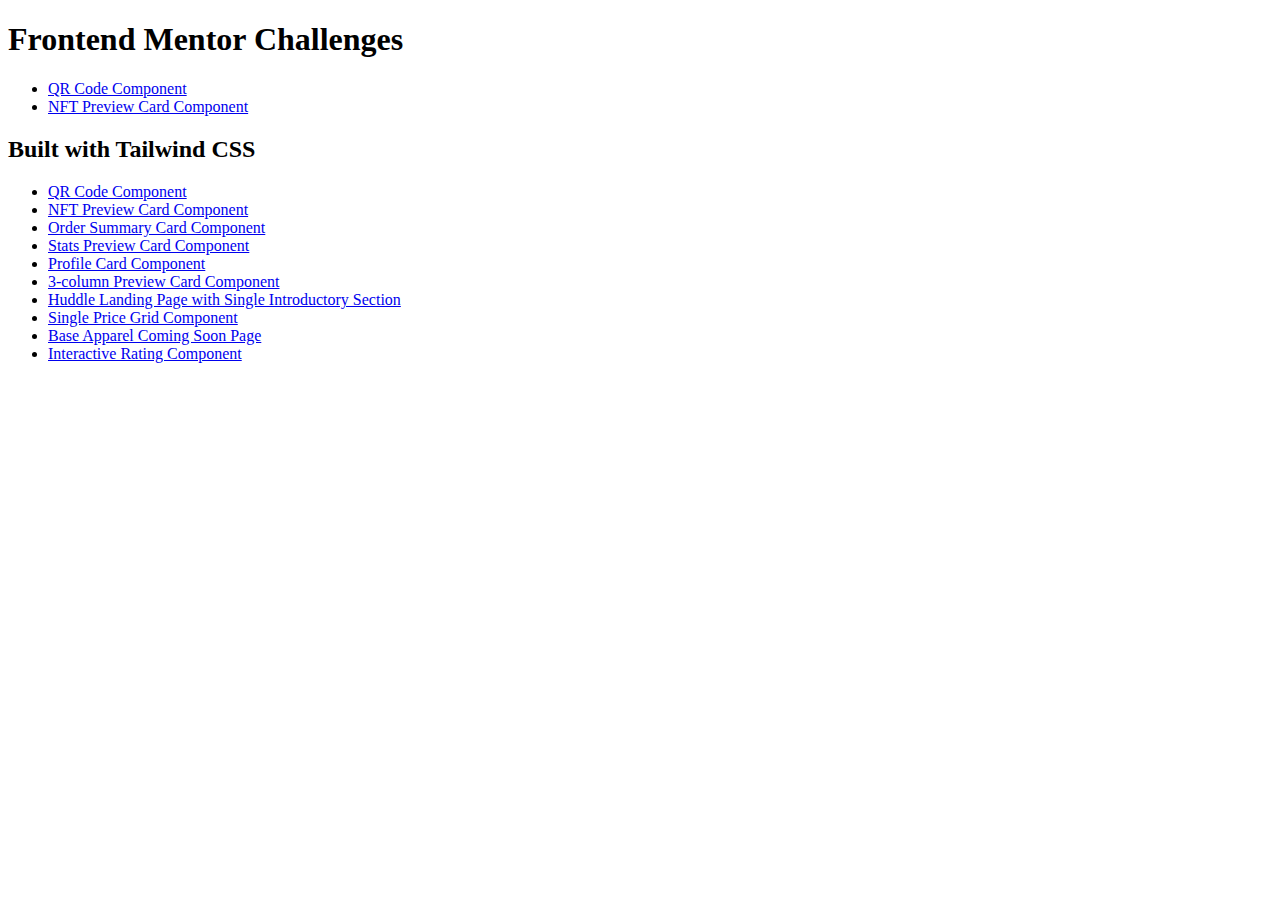
<file: index.html>
<!DOCTYPE html>
<html lang="en">
<head>
    <meta charset="UTF-8">
    <meta http-equiv="X-UA-Compatible" content="IE=edge">
    <meta name="viewport" content="width=device-width, initial-scale=1.0">
    <title>frontend-mentor-challenges</title>
</head>
<body>
    <h1>Frontend Mentor Challenges</h1>
    <ul>
        <li><a href="QR Code Component/index.html">QR Code Component</a></li>
        <li><a href="NFT Preview Card Component/index.html">NFT Preview Card Component</a></li>
    </ul>

    <h2>Built with Tailwind CSS</h2>
    <ul>
        <li><a href="With Tailwind CSS/QR Code Component/index.html">QR Code Component</a></li>
        <li><a href="With Tailwind CSS/NFT Preview Card Component/index.html">NFT Preview Card Component</a></li>
        <li><a href="With Tailwind CSS/Order Summary Card Component/index.html">Order Summary Card Component</a></li>
        <li><a href="With Tailwind CSS/Stats Preview Card Component/index.html">Stats Preview Card Component</a></li>
        <li><a href="With Tailwind CSS/Profile Card Component/index.html">Profile Card Component</a></li>
        <li><a href="With Tailwind CSS/3-column Preview Card Component/index.html">3-column Preview Card Component</a></li>
        <li><a href="With Tailwind CSS/Huddle Landing Page with Single Intro Section/index.html">Huddle Landing Page with Single Introductory Section</a></li>
        <li><a href="With Tailwind CSS/Single Price Grid Component/index.html">Single Price Grid Component</a></li>
        <li><a href="With Tailwind CSS/Base Apparel Coming Soon Page/index.html">Base Apparel Coming Soon Page</a></li>
        <li><a href="With Tailwind CSS/Interactive Rating Component/index.html">Interactive Rating Component</a></li>
    </ul>
</body>
</html>
</file>
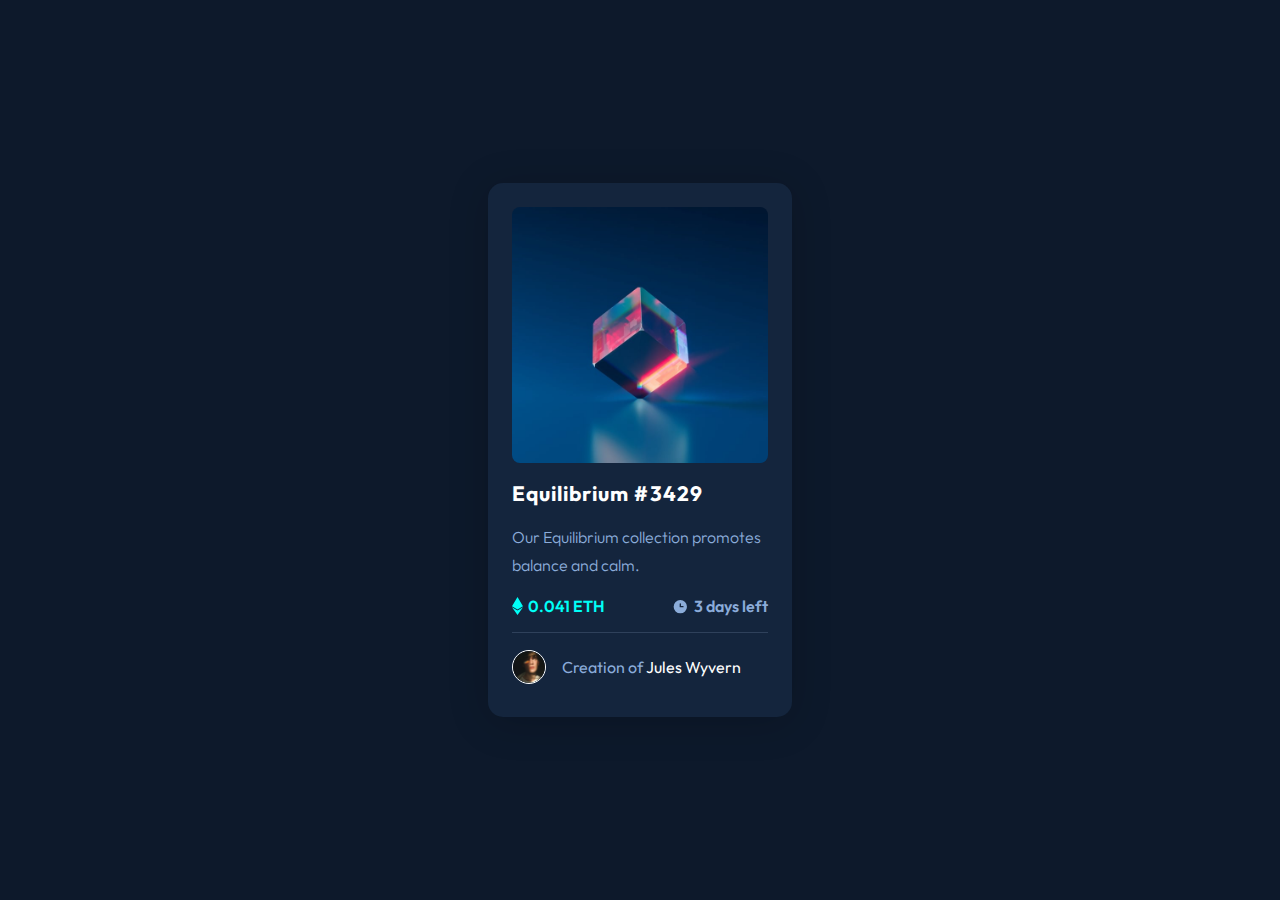
<file: NFT Preview Card Component/index.html>
<!DOCTYPE html>
<html lang="en">
<head>
  <meta charset="UTF-8">
  <meta name="viewport" content="width=device-width, initial-scale=1.0"> <!-- displays site properly based on user's device -->

  <link rel="stylesheet" href="styles.css">
  <link rel="icon" type="image/png" sizes="32x32" href="./images/favicon-32x32.png">
  
  <title>Frontend Mentor | NFT preview card component</title>

</head>
<body>

  <main class="nft-card-container">

    <!-- The component itself -->
    <section class="nft-card">
      <figure class="nft-card-image-container">
        <div class="nft-card-image-view">
          <img class="view-icon" src="images/icon-view.svg" alt=""/>
        </div>
        <img class="nft-card-image" src="images/image-equilibrium.jpg" alt=""/>
      </figure>
      <h2 class="nft-card-heading"><a class="hoverable-link" href="#">Equilibrium #3429</a></h2>
      <p class="nft-card-description">Our Equilibrium collection promotes balance and calm.</p>
      
      <!-- Statistics -->
      <div class="statistics">
        <div class="eth-stats">
          <img class="eth-icon" src="images/icon-ethereum.svg" alt=""/><p class="eth-count">0.041 ETH</p>
        </div>
        <div class="time-stats">
          <img class="clock-icon" src="images/icon-clock.svg" alt=""/><p class="time-left">3 days left</p>
        </div>
      </div>

      <!-- Creator info -->
      <div class="creator-info">
        <img class="avatar" src="images/image-avatar.png" alt="Profile picture of Jules Wyvern"/>
        <p class="attribution">Creation of <a class="hoverable-link" href="#">Jules Wyvern</a></p>
      </div>
    </section>

  </main>
  
</body>
</html>
</file>
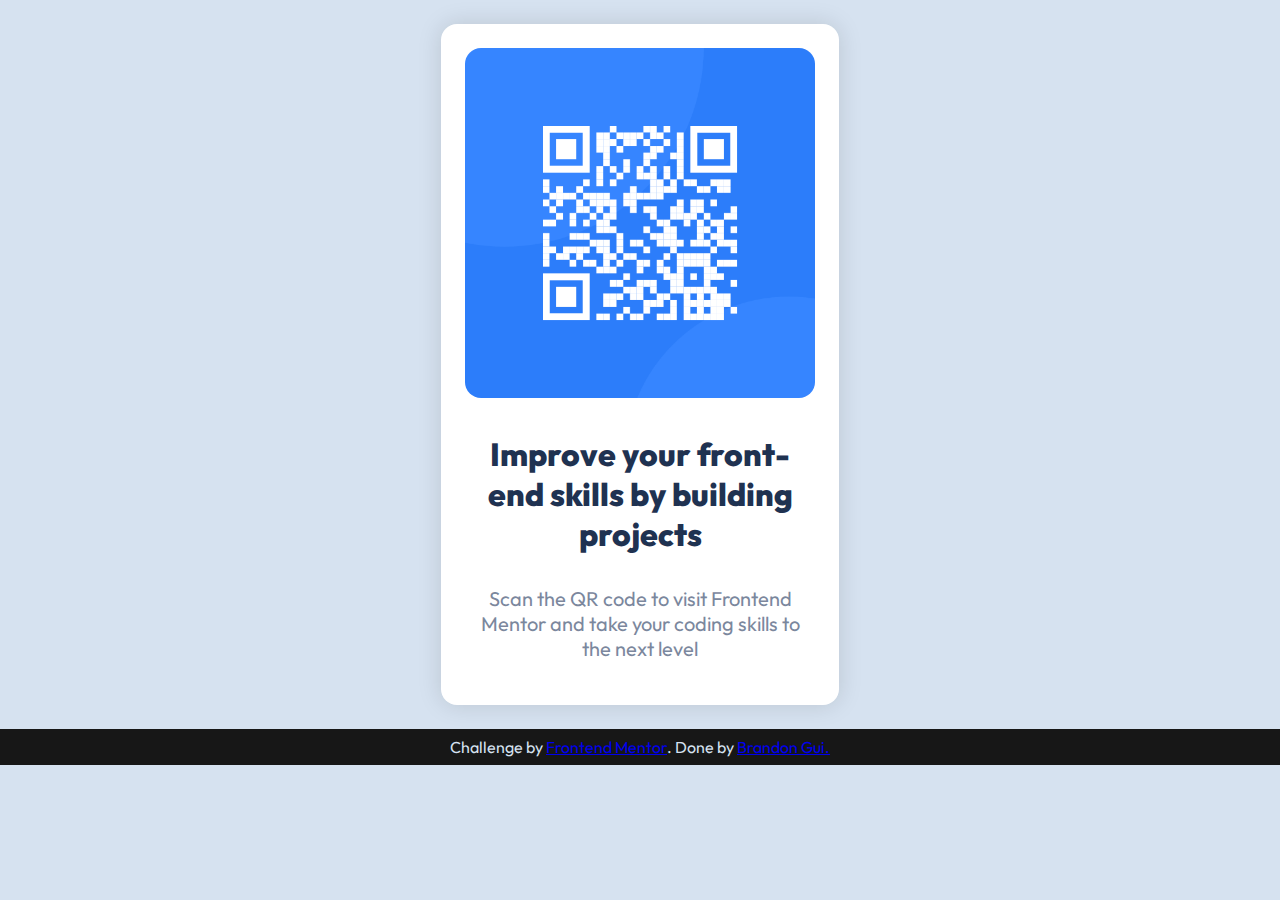
<file: QR Code Component/index.html>
<!DOCTYPE html>
<html lang="en">
<head>
  <meta charset="UTF-8">
  <meta name="viewport" content="width=device-width, initial-scale=1.0"> <!-- displays site properly based on user's device -->

  <link rel="icon" type="image/png" sizes="32x32" href="./images/favicon-32x32.png">
  <link rel="stylesheet" href="styles.css">

  <title>Frontend Mentor | QR code component</title>

</head>
<body>

  <section>
    <div class="card">
      <img src="images/image-qr-code.png" alt="QR Code to Frontend Mentor website">
      <p class="card-title">Improve your front-end skills by building projects</p>
      <p class="card-description">Scan the QR code to visit Frontend Mentor and take your coding skills to the next level</p>
    </div>
  </section>

  <footer>
    <p class="credits">
      Challenge by <a href="https://www.frontendmentor.io/challenges/qr-code-component-iux_sIO_H">Frontend Mentor</a>. 
      Done by <a href="https://www.frontendmentor.io/profile/Brandon-Gui123">Brandon Gui.</a>
    </p>
  </footer>
</body>
</html>
</file>
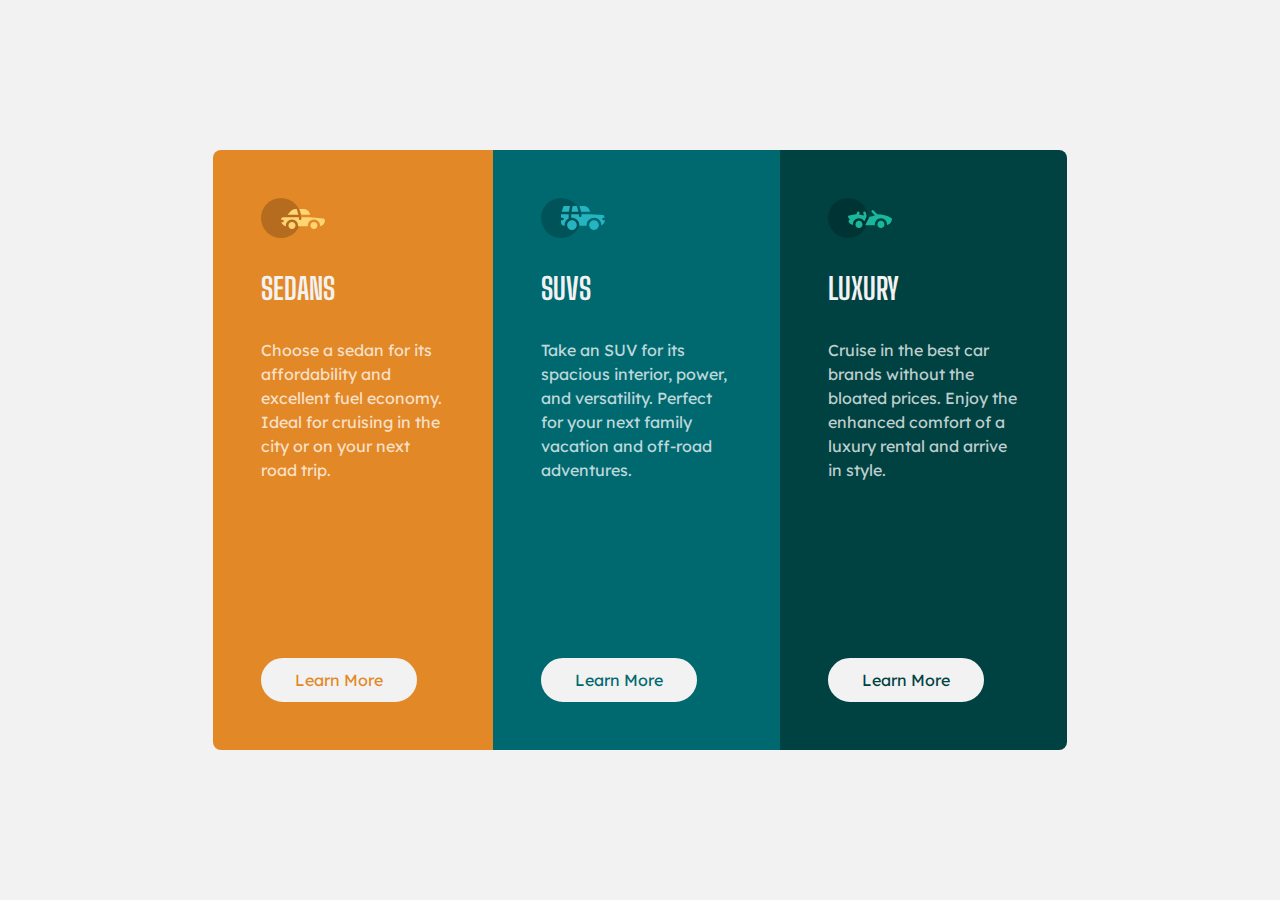
<file: With Tailwind CSS/3-column Preview Card Component/index.html>
<!DOCTYPE html>
<html lang="en">
<head>
  <meta charset="UTF-8">
  <meta name="viewport" content="width=device-width, initial-scale=1.0"> <!-- displays site properly based on user's device -->

  <link rel="icon" type="image/png" sizes="32x32" href="./images/favicon-32x32.png">
  <link rel="stylesheet" href="output.css">

  <title>Frontend Mentor | 3-column preview card component</title>

</head>
<body class="bg-very-light-gray">
  <main class="flex items-center justify-center px-4 py-8 lg:h-screen lg:p-0"> 
    <div class="rounded-lg overflow-hidden flex flex-col lg:flex-row lg:w-2/3 lg:h-2/3 lg:min-h-[400px]">
      <div class="bg-bright-orange text-transparent-white p-12 flex flex-col justify-between">
        <section>
          <img src="images/icon-sedans.svg" alt="" />
          <h2 class="text-very-light-gray font-display uppercase text-3xl font-bold my-8">Sedans</h2>
          <p class="mb-6">
            Choose a sedan for its affordability and excellent fuel economy. Ideal for cruising in the city
            or on your next road trip.
          </p>
        </section>
        <button type="button" class="bg-very-light-gray text-bright-orange px-8 py-2 rounded-full w-fit border-very-light-gray border-2 hover:bg-bright-orange hover:text-very-light-gray transition-colors">
          <span class="text-center">Learn More</span>
        </button>
      </div>
      <div class="bg-dark-cyan text-transparent-white p-12 flex flex-col justify-between">
        <section>
          <img src="images/icon-suvs.svg" alt="" />
          <h2 class="text-very-light-gray font-display uppercase text-3xl font-bold my-8">SUVs</h2>
          <p class="mb-6">
            Take an SUV for its spacious interior, power, and versatility. Perfect for your next family vacation
            and off-road adventures.
          </p>
        </section>
        <button type="button" class="bg-very-light-gray text-dark-cyan px-8 py-2 rounded-full w-fit border-very-light-gray border-2 hover:bg-dark-cyan hover:text-very-light-gray transition-colors">
          <span class="text-center">Learn More</span>
        </button>
      </div>
      <div class="bg-very-dark-cyan text-transparent-white p-12 flex flex-col justify-between">
        <section>
          <img src="images/icon-luxury.svg" alt="" />
          <h2 class="text-very-light-gray font-display uppercase text-3xl font-bold my-8">Luxury</h2>
          <p class="mb-6">
            Cruise in the best car brands without the bloated prices. Enjoy the enhanced comfort of a luxury
            rental and arrive in style.
          </p>
        </section>
        <button type="button" class="bg-very-light-gray text-very-dark-cyan px-8 py-2 rounded-full w-fit border-very-light-gray border-2 hover:bg-very-dark-cyan hover:text-very-light-gray transition-colors">
          <span class="text-center">Learn More</span>
        </button>
      </div>
      
    </div>
  </main>
</body>
</html>
</file>
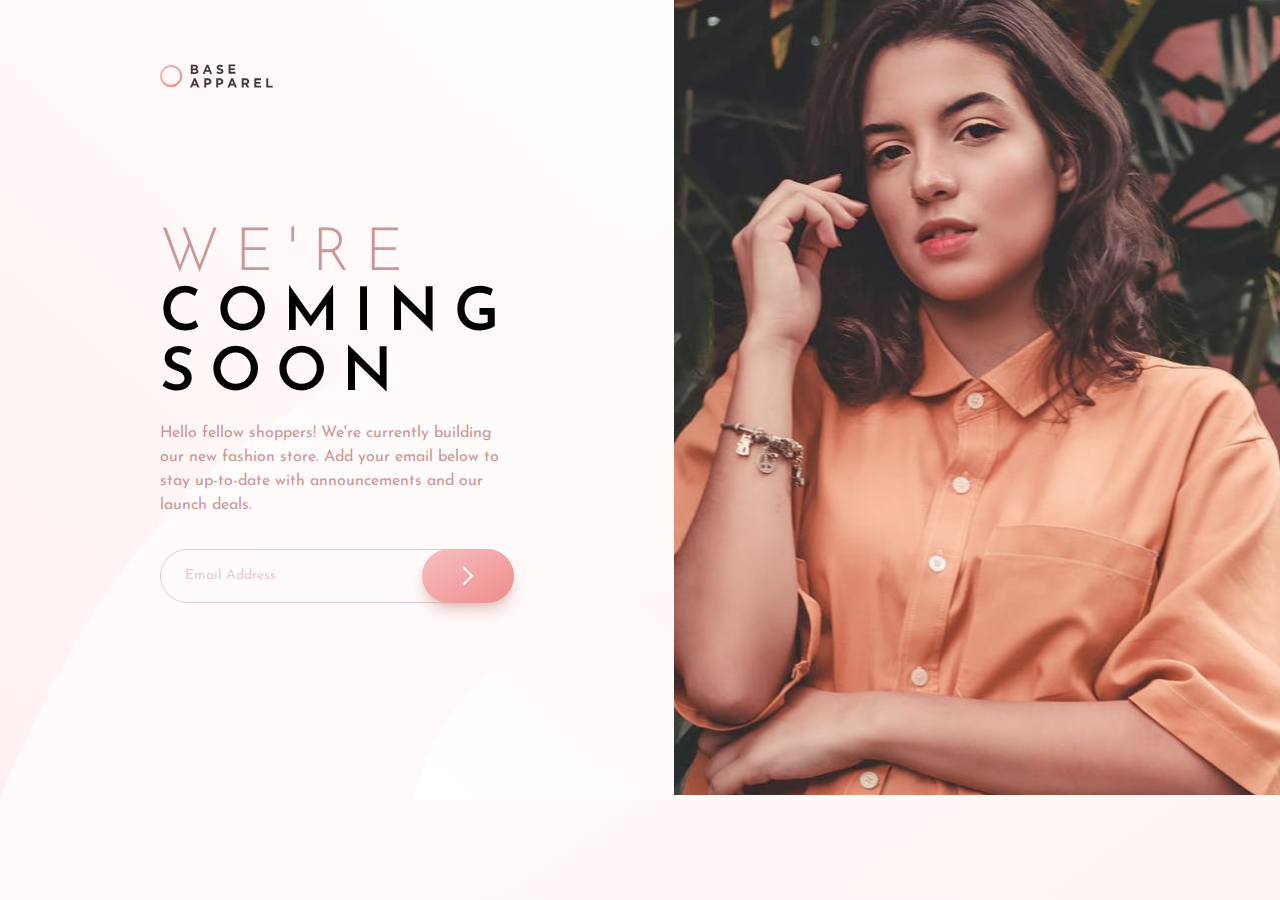
<file: With Tailwind CSS/Base Apparel Coming Soon Page/index.html>
<!DOCTYPE html>
<html lang="en">
<head>
  <meta charset="UTF-8">
  <meta name="viewport" content="width=device-width, initial-scale=1.0"> <!-- displays site properly based on user's device -->

  <link rel="icon" type="image/png" sizes="32x32" href="./images/favicon-32x32.png">
  <link rel="stylesheet" href="output.css">

  <title>Frontend Mentor | Base Apparel coming soon page</title>
</head>
<body class="bg-gradient-to-br from-white to-[#fff5f5] min-h-screen 
             lg:grid lg:grid-rows-[1fr_3fr] lg:grid-cols-[1fr_auto]
             lg:bg-gradient-with-desktop-pattern lg:bg-no-repeat">

  <!-- I use 1fr and 3fr to make the top row smaller than the bottom row since the top row is what contains the header. -->

  <header class="bg-white p-8 lg:bg-opacity-0 lg:px-40 lg:py-16">
    <a href="index.html"><img class="w-[32%]" src="images/logo.svg" alt="To Base Apparel Home Page"/></a>
  </header>

  <figure class="lg:row-span-2">
    <img class="block md:hidden w-full" src="images/hero-mobile.jpg" alt=""/>
    <img class="hidden md:block" src="images/hero-desktop.jpg" alt=""/>
  </figure>

  <main class="lg:px-40">
    <h1 class="text-desaturated-red text-center lg:text-left text-[2.6rem] lg:text-6xl uppercase font-light tracking-[0.25em] leading-none mt-16 lg:mt-0 px-4 lg:px-0">
      We're <strong class="text-[#000000] font-semibold">coming soon</strong>
    </h1>

    <p class="text-desaturated-red text-center lg:text-left text-sm lg:text-base mt-4 mb-8 px-8 lg:px-0 leading-relaxed">
      Hello fellow shoppers! We're currently building our new fashion store.
      Add your email below to stay up-to-date with announcements and our launch deals.
    </p>

    <form class="px-8 mb-12 lg:px-0" id="subscribe-newsletter-form" action="">
      <div class="relative">
        <!-- 
          The focus:outline-none removes the border that Chrome gives when a text field is focused.
          We don't need that since we already have our own border that changes when the field is focused.
        -->
        <input class="border-desaturated-red/50 border-[1px] rounded-full bg-desaturated-red bg-opacity-0 px-5 lg:px-6 py-3 lg:py-4 placeholder:text-desaturated-red/50 w-full text-sm 
                      focus:border-dark-grayish-red focus:outline-none"
               type="email"
               placeholder="Email Address"
               oninput="emailFieldOnInput(this)"
               oninvalid="emailFieldOnInvalid()"
               required
        />

        <div class="absolute h-full flex items-center justify-end gap-4 top-0 right-0">
          <img id="email-field-error-icon" class="hidden" src="images/icon-error.svg" alt="" />
          
          <button class="bg-gradient-to-br from-[#f8bfbf] to-[#ee8c8c] bg-no-repeat bg-center rounded-full h-full px-7 lg:px-10 shadow-lg shadow-desaturated-red/50 hover:brightness-125 transition-[filter]"
                  type="submit" form="subscribe-newsletter-form">
            <img src="images/icon-arrow.svg" alt="Submit"/>
          </button>
        </div>
      </div>

      <p id="email-field-error-text" class="text-soft-red text-sm py-3 pl-5 hidden">Please enter a valid email address</p>
    </form>
  </main>

  <script src="script.js"></script>

</body>
</html>
</file>
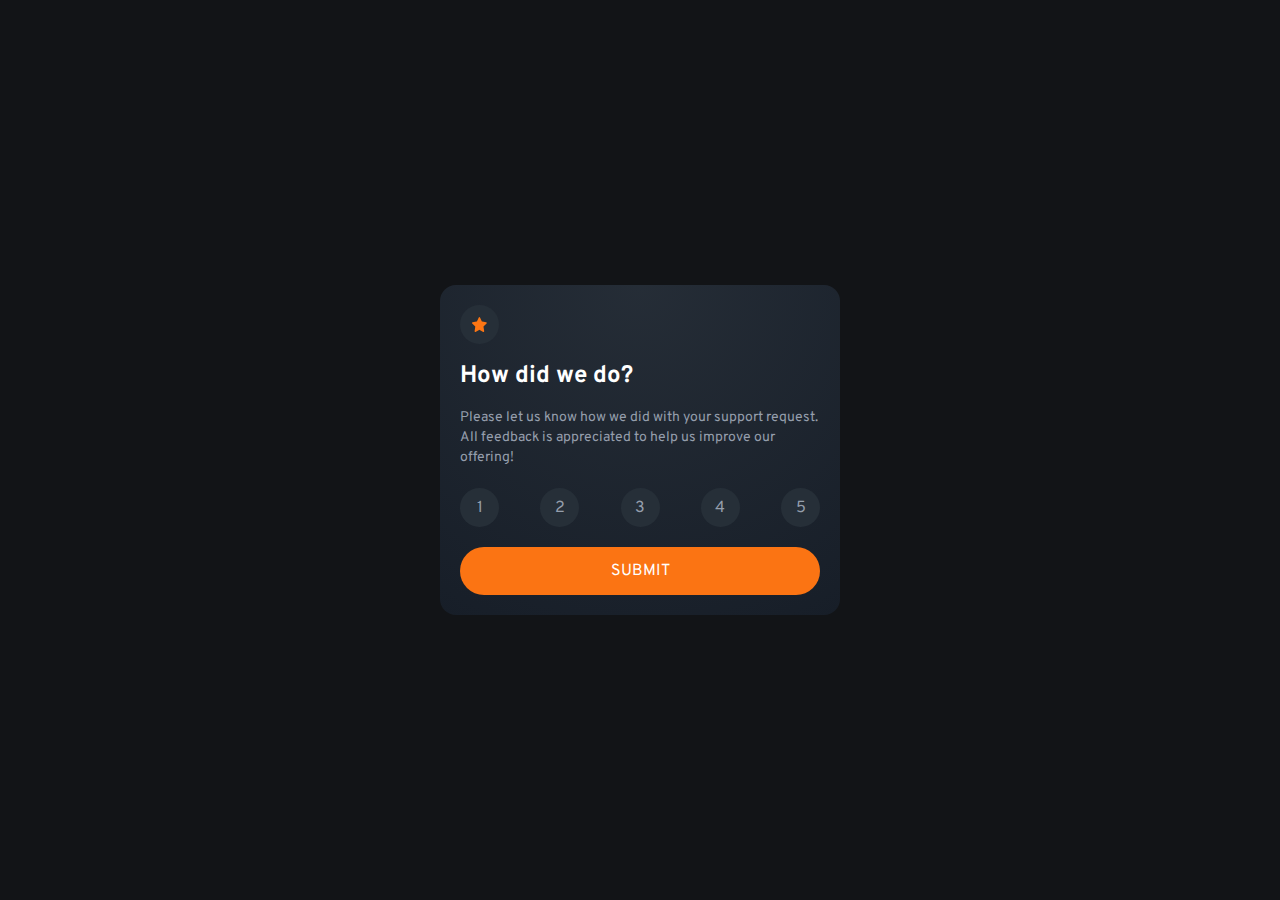
<file: With Tailwind CSS/Interactive Rating Component/index.html>
<!DOCTYPE html>
<html lang="en">
<head>
  <meta charset="UTF-8">
  <meta name="viewport" content="width=device-width, initial-scale=1.0"> <!-- displays site properly based on user's device -->

  <link rel="icon" type="image/png" sizes="32x32" href="./images/favicon-32x32.png">
  <link rel="stylesheet" href="output.css">

  <title>Frontend Mentor | Interactive rating component</title>
</head>
<body class="bg-very-dark-blue">

  <div class="flex items-center justify-center h-screen">

    <div class="bg-rating-bg w-[87%] max-w-[400px] p-5 rounded-2xl">

      <!-- Rating state start -->
      <div id="rating-state">
        <!-- Decorative star icon -->
        <figure class="p-3 bg-[#262f38] w-fit rounded-full">
          <img src="images/icon-star.svg" width="15" alt=""/>
        </figure>
        <h1 class="text-white font-bold text-2xl my-4" >How did we do?</h1>

        <p class="text-light-grey text-sm mb-5">
          Please let us know how we did with your support request. All feedback is appreciated
          to help us improve our offering!
        </p>
        
        <form id="rating-form">
          <p id="no-rating-warning-text" class="text-orange text-sm mb-1 hidden">Please select a rating.</p>

          <!-- Rating buttons -->
          <div class="flex justify-between">
            <button id="btn-rating-1" type="button" onclick="onBtnAnyRatingClicked(this, 1)" class="p-3 rating-btn-default-state rounded-full group transition-colors"><p class="h-[15px] w-[15px] leading-none rating-btn-text-default-state transition-colors">1</p></button>
            <button id="btn-rating-2" type="button" onclick="onBtnAnyRatingClicked(this, 2)" class="p-3 rating-btn-default-state rounded-full group transition-colors"><p class="h-[15px] w-[15px] leading-none rating-btn-text-default-state transition-colors">2</p></button>
            <button id="btn-rating-3" type="button" onclick="onBtnAnyRatingClicked(this, 3)" class="p-3 rating-btn-default-state rounded-full group transition-colors"><p class="h-[15px] w-[15px] leading-none rating-btn-text-default-state transition-colors">3</p></button>
            <button id="btn-rating-4" type="button" onclick="onBtnAnyRatingClicked(this, 4)" class="p-3 rating-btn-default-state rounded-full group transition-colors"><p class="h-[15px] w-[15px] leading-none rating-btn-text-default-state transition-colors">4</p></button>
            <button id="btn-rating-5" type="button" onclick="onBtnAnyRatingClicked(this, 5)" class="p-3 rating-btn-default-state rounded-full group transition-colors"><p class="h-[15px] w-[15px] leading-none rating-btn-text-default-state transition-colors">5</p></button>
          </div>
          
          <button type="submit" name="rating" value="" id="submit-rating-btn"
                  class="bg-orange hover:bg-white text-white hover:text-orange uppercase w-full p-3 rounded-full mt-5 transition-colors"
          >
                  Submit
          </button>
        </form>
      </div>
      <!-- Rating state end -->

      <!-- Thank you state start -->
      <div id="thank-you-state" class="hidden">

        <figure class="flex justify-center my-4">
          <!-- Decorative icon for thank you rating -->
          <img src="images/illustration-thank-you.svg" alt=""/>
        </figure>

        <div class="flex justify-center">
          <p class="bg-[#262f38] text-orange p-2 rounded-full text-xs">You selected <span id="submitted-rating"></span> out of 5</p>
        </div>
      
        <h2 class="text-center text-white text-xl my-3">Thank you!</h2>
      
        <p class="text-light-grey text-xs text-center">
          We appreciate you taking the time to give a rating. If you ever need more support,
          don’t hesitate to get in touch!
        </p>
      </div>
      <!-- Thank you state end -->

    </div>

  </div>

  <script src="script.js"></script>

</body>
</html>
</file>
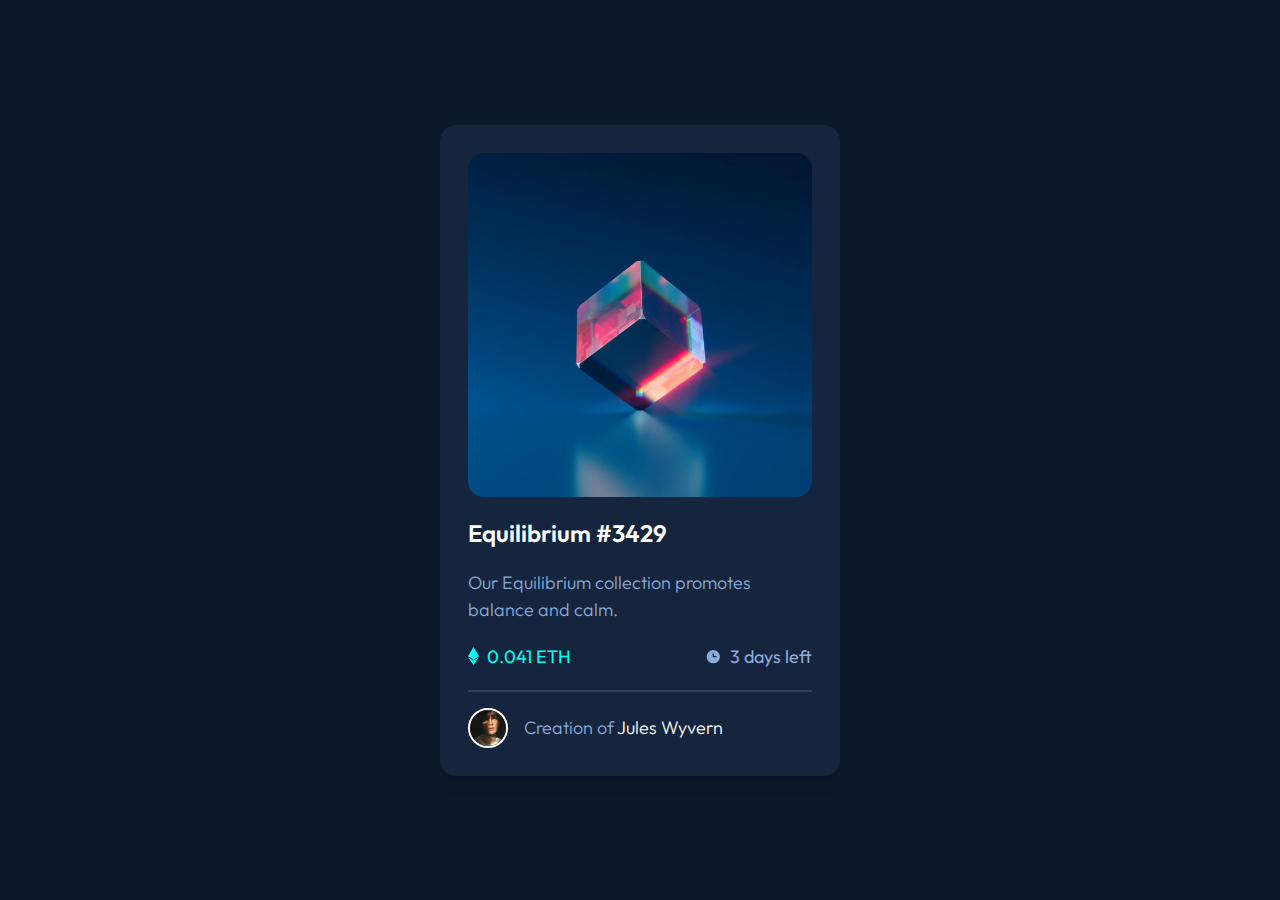
<file: With Tailwind CSS/NFT Preview Card Component/index.html>
<!DOCTYPE html>
<html lang="en">
<head>
  <meta charset="UTF-8">
  <meta name="viewport" content="width=device-width, initial-scale=1.0"> <!-- displays site properly based on user's device -->

  <link rel="icon" type="image/png" sizes="32x32" href="./images/favicon-32x32.png">
  <link rel="stylesheet" href="output.css">
  
  <title>Frontend Mentor | NFT preview card component</title>
</head>
<body class="bg-[#0d192b]">

  <main class="flex items-center justify-center h-screen">
    <article class="bg-[#14253d] p-7 text-[18px] rounded-2xl w-[400px] shadow-lg">
      <figure class="relative group">
        <img class="rounded-2xl" src="images/image-equilibrium.jpg" alt="Image of Equilibrium"/>
        <a class="bg-cyan bg-opacity-0 group-hover:bg-opacity-50 transition-all rounded-2xl absolute top-0 left-0 w-full h-full flex items-center justify-center" href="#">
          <img class="opacity-0 transition-opacity group-hover:opacity-100" src="images/icon-view.svg" alt="View icon"/>
        </a>
      </figure>
      <section class="py-5 border-b-2 border-[#2f415b]">
        <h2 class="text-2xl font-bold"><a href="#" class="text-white hover:text-cyan transition-colors">Equilibrium #3429</a></h2>
        <p class="text-soft-blue my-5 font-light">Our Equilibrium collection promotes balance and calm.</p>
        <div class="flex justify-between">
          <div class="flex items-center justify-center">
            <img class="inline-block mr-2" src="images/icon-ethereum.svg" alt="Ethereum icon"/><p class="text-cyan inline">0.041 ETH</p>
          </div>
          <div class="flex items-center justify-center">
            <img class="inline-block mr-2" src="images/icon-clock.svg" alt="Clock icon"/><p class="text-soft-blue inline">3 days left</p>
          </div>
        </div>
      </section>
      <section class="flex items-center mt-4">
        <img class="border-white border-2 rounded-full mr-4 w-10" src="images/image-avatar.png" alt="Avatar of Jules Wyvern"/>
        <h2 class="text-soft-blue inline font-light">Creation of <a href="#" class="text-white hover:text-cyan transition-colors">Jules Wyvern</a></h2>
      </section>
      </article>
  </main>
</body>
</html>
</file>
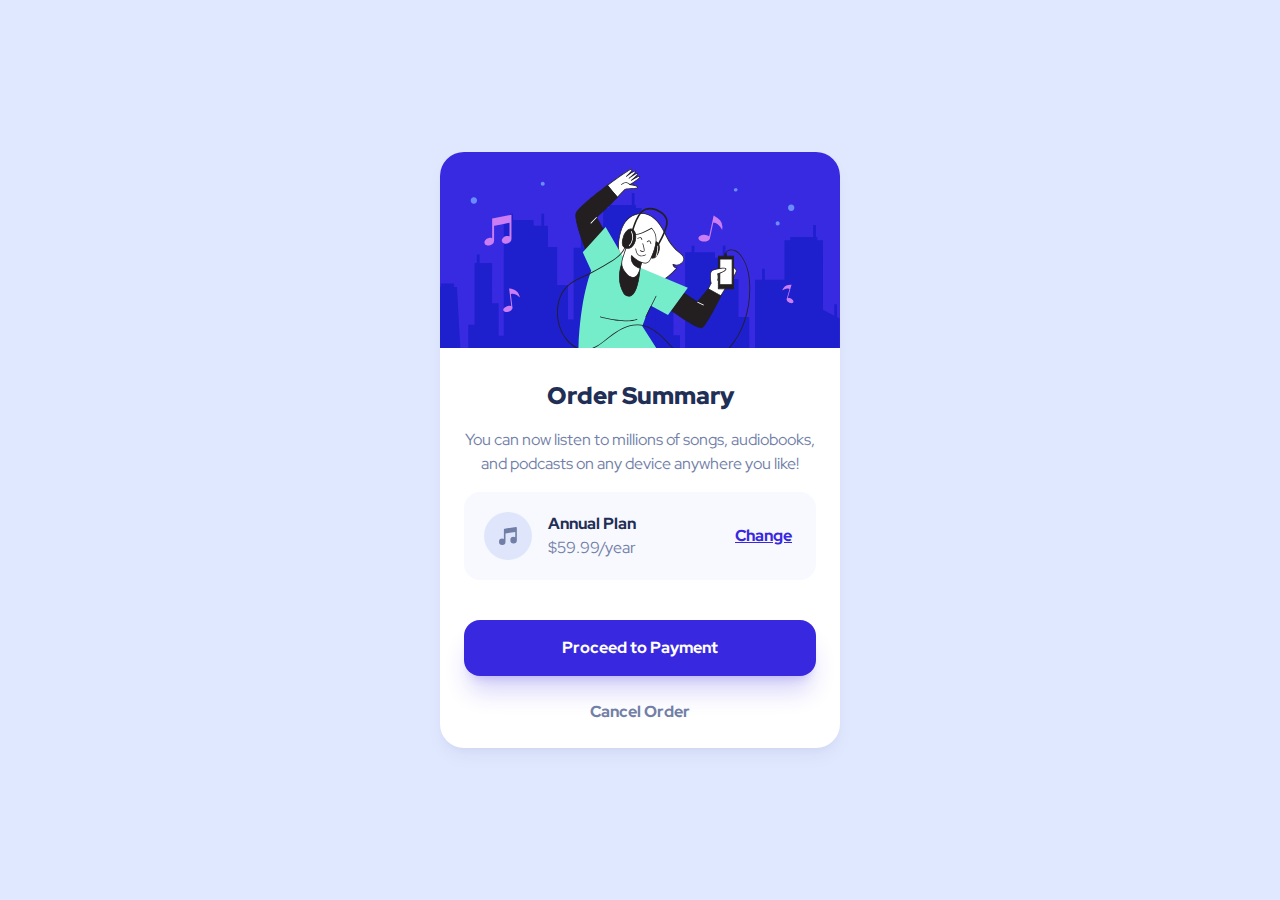
<file: With Tailwind CSS/Order Summary Card Component/index.html>
<!DOCTYPE html>
<html lang="en">

<head>
  <meta charset="UTF-8">
  <meta name="viewport" content="width=device-width, initial-scale=1.0">
  <!-- displays site properly based on user's device -->

  <link rel="icon" type="image/png" sizes="32x32" href="./images/favicon-32x32.png">
  <link rel="stylesheet" href="output.css">

  <title>Frontend Mentor | Order summary card</title>
</head>

<body class="bg-pale-blue">

  <main class="flex items-center justify-center h-screen">
    <article class="bg-white rounded-3xl w-[400px] shadow-lg shadow-desaturated-blue/10">
      <img class="rounded-t-3xl w-full" src="images/illustration-hero.svg" />
      <section class=p-6>
        <h2 class="text-2xl font-bold text-center my-2 text-dark-blue">Order Summary</h2>

        <p class="text-center my-4 text-desaturated-blue">
          You can now listen to millions of songs, audiobooks, and podcasts on any
          device anywhere you like!
        </p>

        <div class="bg-[#f8f9fe] my-4 rounded-2xl flex items-center p-5">
          <img src="images/icon-music.svg" />
          <div class="ml-4">
            <p class="font-semibold text-dark-blue">Annual Plan</p>
            <p class="text-desaturated-blue">$59.99/year</p>
          </div>
          <p class="font-semibold ml-auto mr-1"><a href="#" class="text-bright-blue underline hover:decoration-bright-blue/0 hover:text-bright-blue-lighter transition-colors">Change</a></p>
        </div>

        <button type="submit" class="bg-bright-blue my-6 rounded-2xl text-center p-4 shadow-xl shadow-bright-blue/20 hover:bg-bright-blue-lighter w-full transition-colors">
          <p class="font-semibold text-white">Proceed to Payment</p>
        </button>

        <div class="text-center">
          <p class="font-semibold text-desaturated-blue"><a href="#" class="hover:text-dark-blue transition-colors">Cancel Order</a></p>
        </div>
      </section>
    </article>
  </main>
</body>

</html>
</file>
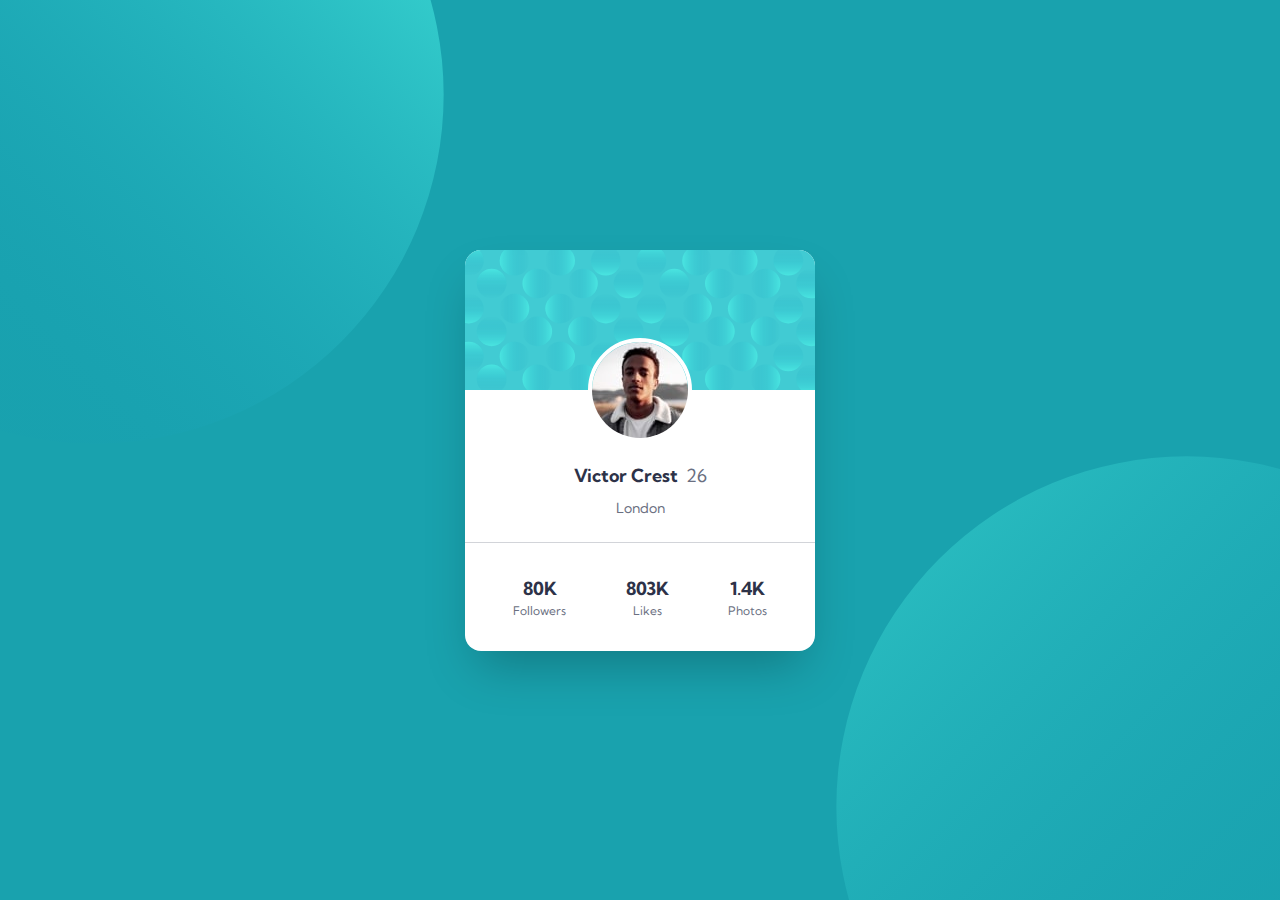
<file: With Tailwind CSS/Profile Card Component/index.html>
<!DOCTYPE html>
<html lang="en">

    <head>
        <meta charset="UTF-8">
        <meta name="viewport" content="width=device-width, initial-scale=1.0">
        <!-- displays site properly based on user's device -->

        <link rel="icon" type="image/png" sizes="32x32" href="./images/favicon-32x32.png">
        <link rel="stylesheet" href="output.css">

        <title>Frontend Mentor | Profile card component</title>

    </head>

    <body class="bg-dark-cyan">
        <div class="absolute w-screen h-screen overflow-hidden -z-[1]">
            <img class="absolute -top-[256px] -left-[256px] w-[700px]" src="images/bg-pattern-top.svg" alt=""/>
            <img class="absolute -bottom-[256px] -right-[256px] w-[700px]" src="images/bg-pattern-bottom.svg" alt=""/>
        </div>
        <main class="h-screen flex items-center justify-center">
            <div class="bg-white rounded-2xl shadow-2xl">
                <figure><img class="rounded-t-2xl" src="images/bg-pattern-card.svg" alt=""/></figure>
                <figure class="flex justify-center relative bottom-[52px] -mb-8"><img class="rounded-full border-white border-4" src="images/image-victor.jpg" alt="Image of Victor Crest"/></figure>
                <div class="text-lg text-center">
                    <div class="text-very-dark-desaturated-blue font-bold inline">Victor Crest</div>
                    <div class="text-dark-grayish-blue inline ml-1">26</div>
                </div>
                <div class="text-dark-grayish-blue text-sm text-center my-2">London</div>
                <div class="border-t-dark-grayish-blue/30 border-t-[1px] mt-6 flex justify-between py-8 px-12 text-center">
                    <div>
                        <p class="text-very-dark-desaturated-blue font-bold text-lg">80K</p>
                        <p class="text-dark-grayish-blue text-xs">Followers</p>
                    </div>
                    <div>
                        <p class="text-very-dark-desaturated-blue font-bold text-lg">803K</p>
                        <p class="text-dark-grayish-blue text-xs">Likes</p>
                    </div>
                    <div>
                        <p class="text-very-dark-desaturated-blue font-bold text-lg">1.4K</p>
                        <p class="text-dark-grayish-blue text-xs">Photos</p>
                    </div>
                </div>
            </div>
        </main>
    </body>

</html>
</file>
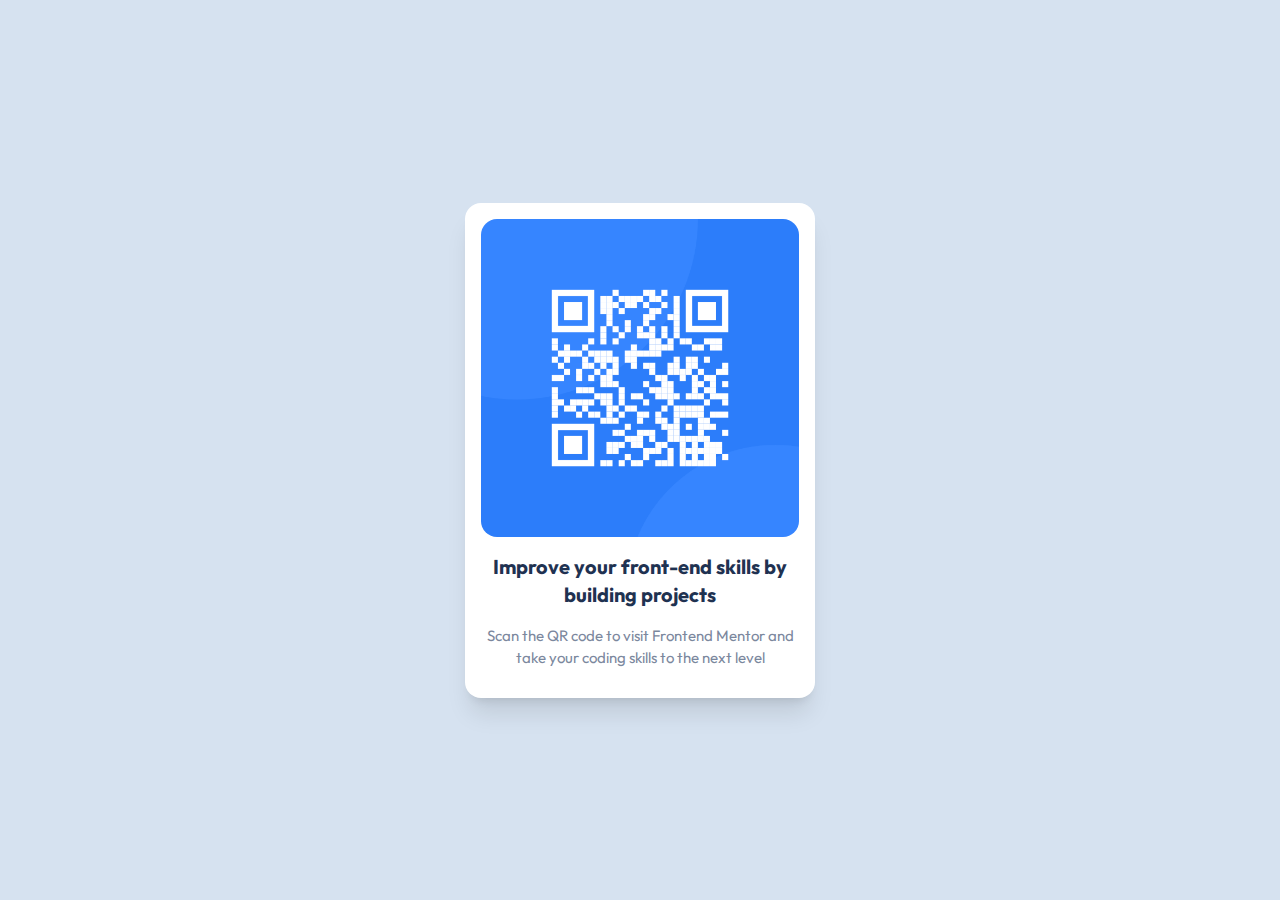
<file: With Tailwind CSS/QR Code Component/index.html>
<!DOCTYPE html>
<html lang="en">
<head>
  <meta charset="UTF-8">
  <meta name="viewport" content="width=device-width, initial-scale=1.0"> <!-- displays site properly based on user's device -->

  <link rel="icon" type="image/png" sizes="32x32" href="./images/favicon-32x32.png">
  <link rel="stylesheet" href="output.css">
  
  <title>Frontend Mentor | QR code component</title>

</head>
<body class="bg-light-gray">
  <main class="flex items-center justify-center h-screen">
    <!-- This can be used by itself. So we give it an 'article' tag. -->
    <article class="bg-white text-[15px] text-center rounded-2xl p-4 shadow-xl max-w-[350px]">
      <figure><img class="rounded-2xl w-full" src="images/image-qr-code.png" alt="QR code to Frontend Mentor's website"/></figure>
      <header class="my-4 text-dark-blue text-xl font-bold"><h1>Improve your front-end skills by building projects</h1></header>
      <p class="my-3 text-grayish-blue">Scan the QR code to visit Frontend Mentor and take your coding skills to the next level</p>
    </article>
  </main>
</body>
</html>
</file>
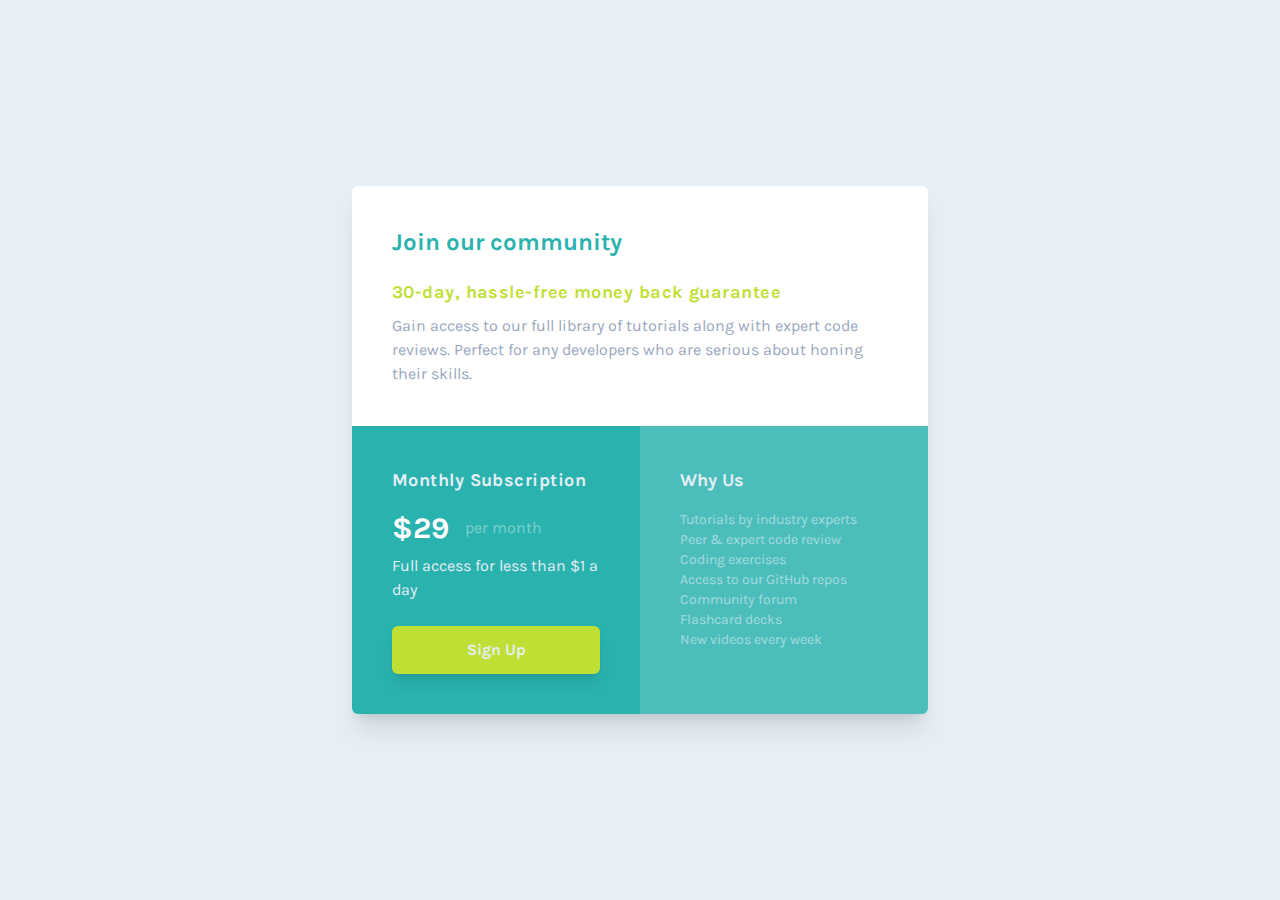
<file: With Tailwind CSS/Single Price Grid Component/index.html>
<!DOCTYPE html>
<html lang="en">
<head>
  <meta charset="UTF-8">
  <meta name="viewport" content="width=device-width, initial-scale=1.0"> <!-- displays site properly based on user's device -->

  <link rel="icon" type="image/png" sizes="32x32" href="./images/favicon-32x32.png">
  <link rel="stylesheet" href="output.css">

  <title>Frontend Mentor | Single Price Grid Component</title>

</head>
<body class="bg-light-gray">
  
  <main class="lg:flex lg:items-center lg:justify-center lg:h-screen">
    <div class="mx-8 my-[4.5rem] rounded-md overflow-hidden shadow-xl lg:m-0 lg:w-[45%]">
      <section class="bg-white p-6 lg:p-10">
        <h2 class="text-cyan font-bold text-xl lg:text-2xl mb-5">Join our community</h2>
        <p class="text-bright-yellow lg:text-lg font-bold mb-5 lg:mb-2 tracking-wide">30-day, hassle-free money back guarantee</p>
        <p class="text-grayish-blue text-sm leading-loose lg:text-base">
          Gain access to our full library of tutorials along with expert code reviews.
          Perfect for any developers who are serious about honing their skills.
        </p>
      </section>

      <div class="lg:flex">
        <section class="bg-cyan p-6 lg:w-1/2 lg:p-10">
          <h2 class="text-light-gray font-bold text-lg tracking-wide">Monthly Subscription</h2>
          <div class="flex items-center gap-4 mt-4 mb-2"><p class="text-white text-3xl font-bold">&dollar;29</p><p class="text-white/40">per month</p></div>
          <p class="text-light-gray">Full access for less than &dollar;1 a day</p>
          <a href="#"><p class="bg-bright-yellow hover:bg-light-gray text-center text-light-gray hover:text-bright-yellow font-bold p-3 mt-6 rounded-md shadow-lg transition-colors">Sign Up</p></a>
        </section>
        
        <section class="bg-slightly-light-cyan p-6 lg:w-1/2 lg:p-10">
          <h2 class="text-light-gray font-bold text-lg">Why Us</h2>
          <div class="text-light-gray/60 text-sm mt-4">
            <p>Tutorials by industry experts</p>
            <p>Peer &amp; expert code review</p>
            <p>Coding exercises</p>
            <p>Access to our GitHub repos</p>
            <p>Community forum</p>
            <p>Flashcard decks</p>
            <p>New videos every week</p>
          </div>
        </section>
      </div>
    </div>
  </main>
  
</body>
</html>
</file>
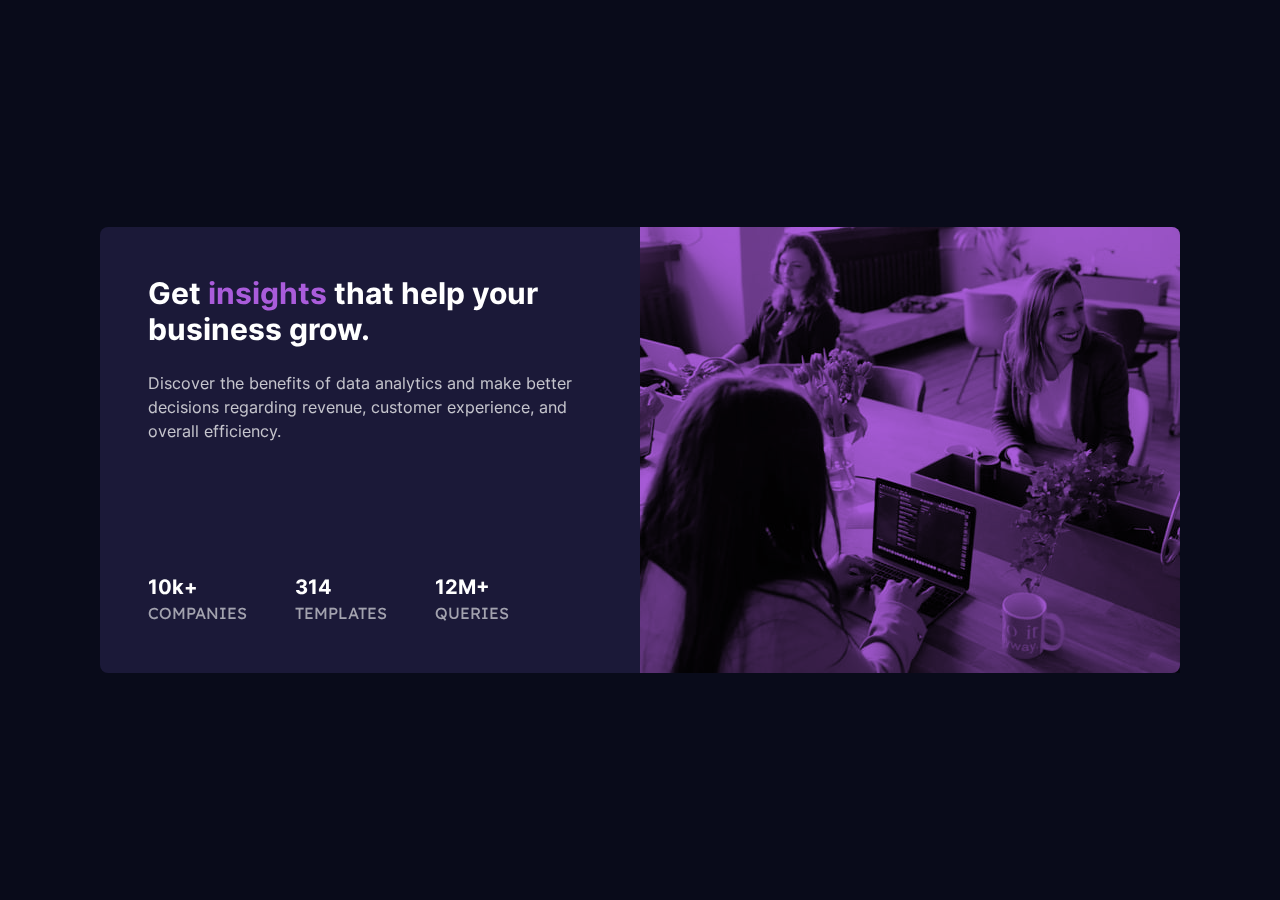
<file: With Tailwind CSS/Stats Preview Card Component/index.html>
<!DOCTYPE html>
<html lang="en">
<head>
  <meta charset="UTF-8">
  <meta name="viewport" content="width=device-width, initial-scale=1.0"> <!-- displays site properly based on user's device -->

  <link rel="icon" type="image/png" sizes="32x32" href="./images/favicon-32x32.png">
  <link rel="stylesheet" href="output.css">
  
  <title>Frontend Mentor | Stats preview card component</title>

</head>
<body class="bg-very-dark-blue">

  <main class="h-screen flex items-center justify-center">
    <div class="bg-dark-desaturated-blue rounded-lg flex flex-col lg:flex-row lg:max-w-[70vw] lg:min-w-[1080px] w-[80vw] max-w-[640px]">
      <div class="lg:p-12 p-6 flex flex-col justify-between order-2 lg:order-1 text-center lg:text-left">
        <div>
          <h2 class="text-white text-3xl font-bold">Get <em class="text-soft-violet not-italic">insights</em> that help your business grow.</h2>
          <p class="text-white/75 my-6">
            Discover the benefits of data analytics and make better decisions regarding revenue, customer
            experience, and overall efficiency.
          </p>
        </div>
        <div class="text-white flex flex-col lg:flex-row lg:gap-12 gap-6">
          <div><div class="text-xl font-bold">10k+</div><div class="text-white/60 font-['Lexend_Deca'] uppercase">companies</div></div>
          <div><div class="text-xl font-bold">314</div><div class="text-white/60 font-['Lexend_Deca'] uppercase">templates</div></div>
          <div><div class="text-xl font-bold">12M+</div><div class="text-white/60 font-['Lexend_Deca'] uppercase">queries</div></div>
        </div>
      </div>
      <figure class="bg-soft-violet lg:min-w-[540px] lg:rounded-r-lg rounded-t-lg lg:rounded-tl-none order-1 lg:order-2">
        <img class="mix-blend-multiply hidden lg:block" src="images/image-header-desktop.jpg" alt=""/>
        <img class="mix-blend-multiply block lg:hidden" src="images/image-header-mobile.jpg" alt=""/>
      </figure>
    </div>
  </main>
</body>
</html>
</file>
<file: QR Code Component/styles.css>
@font-face 
{
    font-family: Outfit;
    src: url(fonts/Outfit-VariableFont_wght.ttf);
}

:root
{
    --card-font: Outfit, Verdana, Geneva, Tahoma, sans-serif;
}

body
{
    background-color: hsl(212, 45%, 89%);
    margin: 0px;
}

section
{
    display: flex;
    align-items: center;
    justify-content: center;
    padding: 24px;
}

.card
{
    background-color: #ffffff;
    padding: 24px;
    border-radius: 16px;
    text-align: center;
    width: 350px;
    height: 100%;
    box-shadow: 0px 0px 24px #00000021;
    font-family: var(--card-font);
}

.card img
{
    border-radius: 16px;
    width: 100%;
}

.card .card-title
{
    font-weight: 800;
    font-size: 2em;
    color: hsl(218, 44%, 22%);
}

.card .card-description
{
    font-size: 1.25em;
    color: hsl(220, 15%, 55%);
}

.credits
{
    font-family: var(--card-font);
    background-color:hsl(0, 0%, 9%);
    color:hsl(212, 45%, 89%);
    padding: 0.5em;
    margin-bottom: 0px;
    margin-top: 0px;
    text-align: center;
}
</file>
<file: With Tailwind CSS/3-column Preview Card Component/output.css>
@font-face {
  font-family: "Lexend Deca";

  src: url("fonts/LexendDeca-VariableFont_wght.ttf");
}

@font-face {
  font-family: "Big Shoulders Display";

  src: url("fonts/BigShouldersDisplay-VariableFont_wght.ttf");
}

/*
! tailwindcss v3.0.22 | MIT License | https://tailwindcss.com
*/

/*
1. Prevent padding and border from affecting element width. (https://github.com/mozdevs/cssremedy/issues/4)
2. Allow adding a border to an element by just adding a border-width. (https://github.com/tailwindcss/tailwindcss/pull/116)
*/

*,
::before,
::after {
  box-sizing: border-box;
  /* 1 */
  border-width: 0;
  /* 2 */
  border-style: solid;
  /* 2 */
  border-color: currentColor;
  /* 2 */
}

::before,
::after {
  --tw-content: '';
}

/*
1. Use a consistent sensible line-height in all browsers.
2. Prevent adjustments of font size after orientation changes in iOS.
3. Use a more readable tab size.
4. Use the user's configured `sans` font-family by default.
*/

html {
  line-height: 1.5;
  /* 1 */
  -webkit-text-size-adjust: 100%;
  /* 2 */
  -moz-tab-size: 4;
  /* 3 */
  -o-tab-size: 4;
     tab-size: 4;
  /* 3 */
  font-family: Lexend Deca, ui-sans-serif, system-ui, -apple-system, BlinkMacSystemFont, "Segoe UI", Roboto, "Helvetica Neue", Arial, "Noto Sans", sans-serif, "Apple Color Emoji", "Segoe UI Emoji", "Segoe UI Symbol", "Noto Color Emoji";
  /* 4 */
}

/*
1. Remove the margin in all browsers.
2. Inherit line-height from `html` so users can set them as a class directly on the `html` element.
*/

body {
  margin: 0;
  /* 1 */
  line-height: inherit;
  /* 2 */
}

/*
1. Add the correct height in Firefox.
2. Correct the inheritance of border color in Firefox. (https://bugzilla.mozilla.org/show_bug.cgi?id=190655)
3. Ensure horizontal rules are visible by default.
*/

hr {
  height: 0;
  /* 1 */
  color: inherit;
  /* 2 */
  border-top-width: 1px;
  /* 3 */
}

/*
Add the correct text decoration in Chrome, Edge, and Safari.
*/

abbr:where([title]) {
  -webkit-text-decoration: underline dotted;
          text-decoration: underline dotted;
}

/*
Remove the default font size and weight for headings.
*/

h1,
h2,
h3,
h4,
h5,
h6 {
  font-size: inherit;
  font-weight: inherit;
}

/*
Reset links to optimize for opt-in styling instead of opt-out.
*/

a {
  color: inherit;
  text-decoration: inherit;
}

/*
Add the correct font weight in Edge and Safari.
*/

b,
strong {
  font-weight: bolder;
}

/*
1. Use the user's configured `mono` font family by default.
2. Correct the odd `em` font sizing in all browsers.
*/

code,
kbd,
samp,
pre {
  font-family: ui-monospace, SFMono-Regular, Menlo, Monaco, Consolas, "Liberation Mono", "Courier New", monospace;
  /* 1 */
  font-size: 1em;
  /* 2 */
}

/*
Add the correct font size in all browsers.
*/

small {
  font-size: 80%;
}

/*
Prevent `sub` and `sup` elements from affecting the line height in all browsers.
*/

sub,
sup {
  font-size: 75%;
  line-height: 0;
  position: relative;
  vertical-align: baseline;
}

sub {
  bottom: -0.25em;
}

sup {
  top: -0.5em;
}

/*
1. Remove text indentation from table contents in Chrome and Safari. (https://bugs.chromium.org/p/chromium/issues/detail?id=999088, https://bugs.webkit.org/show_bug.cgi?id=201297)
2. Correct table border color inheritance in all Chrome and Safari. (https://bugs.chromium.org/p/chromium/issues/detail?id=935729, https://bugs.webkit.org/show_bug.cgi?id=195016)
3. Remove gaps between table borders by default.
*/

table {
  text-indent: 0;
  /* 1 */
  border-color: inherit;
  /* 2 */
  border-collapse: collapse;
  /* 3 */
}

/*
1. Change the font styles in all browsers.
2. Remove the margin in Firefox and Safari.
3. Remove default padding in all browsers.
*/

button,
input,
optgroup,
select,
textarea {
  font-family: inherit;
  /* 1 */
  font-size: 100%;
  /* 1 */
  line-height: inherit;
  /* 1 */
  color: inherit;
  /* 1 */
  margin: 0;
  /* 2 */
  padding: 0;
  /* 3 */
}

/*
Remove the inheritance of text transform in Edge and Firefox.
*/

button,
select {
  text-transform: none;
}

/*
1. Correct the inability to style clickable types in iOS and Safari.
2. Remove default button styles.
*/

button,
[type='button'],
[type='reset'],
[type='submit'] {
  -webkit-appearance: button;
  /* 1 */
  background-color: transparent;
  /* 2 */
  background-image: none;
  /* 2 */
}

/*
Use the modern Firefox focus style for all focusable elements.
*/

:-moz-focusring {
  outline: auto;
}

/*
Remove the additional `:invalid` styles in Firefox. (https://github.com/mozilla/gecko-dev/blob/2f9eacd9d3d995c937b4251a5557d95d494c9be1/layout/style/res/forms.css#L728-L737)
*/

:-moz-ui-invalid {
  box-shadow: none;
}

/*
Add the correct vertical alignment in Chrome and Firefox.
*/

progress {
  vertical-align: baseline;
}

/*
Correct the cursor style of increment and decrement buttons in Safari.
*/

::-webkit-inner-spin-button,
::-webkit-outer-spin-button {
  height: auto;
}

/*
1. Correct the odd appearance in Chrome and Safari.
2. Correct the outline style in Safari.
*/

[type='search'] {
  -webkit-appearance: textfield;
  /* 1 */
  outline-offset: -2px;
  /* 2 */
}

/*
Remove the inner padding in Chrome and Safari on macOS.
*/

::-webkit-search-decoration {
  -webkit-appearance: none;
}

/*
1. Correct the inability to style clickable types in iOS and Safari.
2. Change font properties to `inherit` in Safari.
*/

::-webkit-file-upload-button {
  -webkit-appearance: button;
  /* 1 */
  font: inherit;
  /* 2 */
}

/*
Add the correct display in Chrome and Safari.
*/

summary {
  display: list-item;
}

/*
Removes the default spacing and border for appropriate elements.
*/

blockquote,
dl,
dd,
h1,
h2,
h3,
h4,
h5,
h6,
hr,
figure,
p,
pre {
  margin: 0;
}

fieldset {
  margin: 0;
  padding: 0;
}

legend {
  padding: 0;
}

ol,
ul,
menu {
  list-style: none;
  margin: 0;
  padding: 0;
}

/*
Prevent resizing textareas horizontally by default.
*/

textarea {
  resize: vertical;
}

/*
1. Reset the default placeholder opacity in Firefox. (https://github.com/tailwindlabs/tailwindcss/issues/3300)
2. Set the default placeholder color to the user's configured gray 400 color.
*/

input::-moz-placeholder, textarea::-moz-placeholder {
  opacity: 1;
  /* 1 */
  color: #9ca3af;
  /* 2 */
}

input:-ms-input-placeholder, textarea:-ms-input-placeholder {
  opacity: 1;
  /* 1 */
  color: #9ca3af;
  /* 2 */
}

input::placeholder,
textarea::placeholder {
  opacity: 1;
  /* 1 */
  color: #9ca3af;
  /* 2 */
}

/*
Set the default cursor for buttons.
*/

button,
[role="button"] {
  cursor: pointer;
}

/*
Make sure disabled buttons don't get the pointer cursor.
*/

:disabled {
  cursor: default;
}

/*
1. Make replaced elements `display: block` by default. (https://github.com/mozdevs/cssremedy/issues/14)
2. Add `vertical-align: middle` to align replaced elements more sensibly by default. (https://github.com/jensimmons/cssremedy/issues/14#issuecomment-634934210)
   This can trigger a poorly considered lint error in some tools but is included by design.
*/

img,
svg,
video,
canvas,
audio,
iframe,
embed,
object {
  display: block;
  /* 1 */
  vertical-align: middle;
  /* 2 */
}

/*
Constrain images and videos to the parent width and preserve their intrinsic aspect ratio. (https://github.com/mozdevs/cssremedy/issues/14)
*/

img,
video {
  max-width: 100%;
  height: auto;
}

/*
Ensure the default browser behavior of the `hidden` attribute.
*/

[hidden] {
  display: none;
}

*, ::before, ::after {
  --tw-translate-x: 0;
  --tw-translate-y: 0;
  --tw-rotate: 0;
  --tw-skew-x: 0;
  --tw-skew-y: 0;
  --tw-scale-x: 1;
  --tw-scale-y: 1;
  --tw-pan-x:  ;
  --tw-pan-y:  ;
  --tw-pinch-zoom:  ;
  --tw-scroll-snap-strictness: proximity;
  --tw-ordinal:  ;
  --tw-slashed-zero:  ;
  --tw-numeric-figure:  ;
  --tw-numeric-spacing:  ;
  --tw-numeric-fraction:  ;
  --tw-ring-inset:  ;
  --tw-ring-offset-width: 0px;
  --tw-ring-offset-color: #fff;
  --tw-ring-color: rgb(59 130 246 / 0.5);
  --tw-ring-offset-shadow: 0 0 #0000;
  --tw-ring-shadow: 0 0 #0000;
  --tw-shadow: 0 0 #0000;
  --tw-shadow-colored: 0 0 #0000;
  --tw-blur:  ;
  --tw-brightness:  ;
  --tw-contrast:  ;
  --tw-grayscale:  ;
  --tw-hue-rotate:  ;
  --tw-invert:  ;
  --tw-saturate:  ;
  --tw-sepia:  ;
  --tw-drop-shadow:  ;
  --tw-backdrop-blur:  ;
  --tw-backdrop-brightness:  ;
  --tw-backdrop-contrast:  ;
  --tw-backdrop-grayscale:  ;
  --tw-backdrop-hue-rotate:  ;
  --tw-backdrop-invert:  ;
  --tw-backdrop-opacity:  ;
  --tw-backdrop-saturate:  ;
  --tw-backdrop-sepia:  ;
}

.my-8 {
  margin-top: 2rem;
  margin-bottom: 2rem;
}

.mb-6 {
  margin-bottom: 1.5rem;
}

.flex {
  display: flex;
}

.w-fit {
  width: -webkit-fit-content;
  width: -moz-fit-content;
  width: fit-content;
}

.flex-col {
  flex-direction: column;
}

.items-center {
  align-items: center;
}

.justify-center {
  justify-content: center;
}

.justify-between {
  justify-content: space-between;
}

.overflow-hidden {
  overflow: hidden;
}

.rounded-lg {
  border-radius: 0.5rem;
}

.rounded-full {
  border-radius: 9999px;
}

.border-2 {
  border-width: 2px;
}

.border-very-light-gray {
  --tw-border-opacity: 1;
  border-color: hsl(0 0% 95% / var(--tw-border-opacity));
}

.bg-bright-orange {
  --tw-bg-opacity: 1;
  background-color: hsl(31 77% 52% / var(--tw-bg-opacity));
}

.bg-very-light-gray {
  --tw-bg-opacity: 1;
  background-color: hsl(0 0% 95% / var(--tw-bg-opacity));
}

.bg-dark-cyan {
  --tw-bg-opacity: 1;
  background-color: hsl(184 100% 22% / var(--tw-bg-opacity));
}

.bg-very-dark-cyan {
  --tw-bg-opacity: 1;
  background-color: hsl(179 100% 13% / var(--tw-bg-opacity));
}

.p-12 {
  padding: 3rem;
}

.px-4 {
  padding-left: 1rem;
  padding-right: 1rem;
}

.py-8 {
  padding-top: 2rem;
  padding-bottom: 2rem;
}

.px-8 {
  padding-left: 2rem;
  padding-right: 2rem;
}

.py-2 {
  padding-top: 0.5rem;
  padding-bottom: 0.5rem;
}

.text-center {
  text-align: center;
}

.font-display {
  font-family: Big Shoulders Display, ui-sans-serif, system-ui, -apple-system, BlinkMacSystemFont, "Segoe UI", Roboto, "Helvetica Neue", Arial, "Noto Sans", sans-serif, "Apple Color Emoji", "Segoe UI Emoji", "Segoe UI Symbol", "Noto Color Emoji";
}

.text-3xl {
  font-size: 1.875rem;
  line-height: 2.25rem;
}

.font-bold {
  font-weight: 700;
}

.uppercase {
  text-transform: uppercase;
}

.text-transparent-white {
  color: hsla(0, 0%, 100%, 0.75);
}

.text-very-light-gray {
  --tw-text-opacity: 1;
  color: hsl(0 0% 95% / var(--tw-text-opacity));
}

.text-bright-orange {
  --tw-text-opacity: 1;
  color: hsl(31 77% 52% / var(--tw-text-opacity));
}

.text-dark-cyan {
  --tw-text-opacity: 1;
  color: hsl(184 100% 22% / var(--tw-text-opacity));
}

.text-very-dark-cyan {
  --tw-text-opacity: 1;
  color: hsl(179 100% 13% / var(--tw-text-opacity));
}

.transition-colors {
  transition-property: color, background-color, border-color, fill, stroke, -webkit-text-decoration-color;
  transition-property: color, background-color, border-color, text-decoration-color, fill, stroke;
  transition-property: color, background-color, border-color, text-decoration-color, fill, stroke, -webkit-text-decoration-color;
  transition-timing-function: cubic-bezier(0.4, 0, 0.2, 1);
  transition-duration: 150ms;
}

.hover\:bg-bright-orange:hover {
  --tw-bg-opacity: 1;
  background-color: hsl(31 77% 52% / var(--tw-bg-opacity));
}

.hover\:bg-dark-cyan:hover {
  --tw-bg-opacity: 1;
  background-color: hsl(184 100% 22% / var(--tw-bg-opacity));
}

.hover\:bg-very-dark-cyan:hover {
  --tw-bg-opacity: 1;
  background-color: hsl(179 100% 13% / var(--tw-bg-opacity));
}

.hover\:text-very-light-gray:hover {
  --tw-text-opacity: 1;
  color: hsl(0 0% 95% / var(--tw-text-opacity));
}

@media (min-width: 1024px) {
  .lg\:h-screen {
    height: 100vh;
  }

  .lg\:h-2\/3 {
    height: 66.666667%;
  }

  .lg\:min-h-\[400px\] {
    min-height: 400px;
  }

  .lg\:w-2\/3 {
    width: 66.666667%;
  }

  .lg\:flex-row {
    flex-direction: row;
  }

  .lg\:p-0 {
    padding: 0px;
  }
}
</file>
<file: With Tailwind CSS/Stats Preview Card Component/output.css>
@font-face {
  font-family: "Inter";

  src: url("fonts/Inter-VariableFont_slnt\,wght.ttf");
}

@font-face {
  font-family: "Lexend Deca";

  src: url("fonts/LexendDeca-VariableFont_wght.ttf");
}

/*
! tailwindcss v3.0.22 | MIT License | https://tailwindcss.com
*/

/*
1. Prevent padding and border from affecting element width. (https://github.com/mozdevs/cssremedy/issues/4)
2. Allow adding a border to an element by just adding a border-width. (https://github.com/tailwindcss/tailwindcss/pull/116)
*/

*,
::before,
::after {
  box-sizing: border-box;
  /* 1 */
  border-width: 0;
  /* 2 */
  border-style: solid;
  /* 2 */
  border-color: currentColor;
  /* 2 */
}

::before,
::after {
  --tw-content: '';
}

/*
1. Use a consistent sensible line-height in all browsers.
2. Prevent adjustments of font size after orientation changes in iOS.
3. Use a more readable tab size.
4. Use the user's configured `sans` font-family by default.
*/

html {
  line-height: 1.5;
  /* 1 */
  -webkit-text-size-adjust: 100%;
  /* 2 */
  -moz-tab-size: 4;
  /* 3 */
  -o-tab-size: 4;
     tab-size: 4;
  /* 3 */
  font-family: Inter, ui-sans-serif, system-ui, -apple-system, BlinkMacSystemFont, "Segoe UI", Roboto, "Helvetica Neue", Arial, "Noto Sans", sans-serif, "Apple Color Emoji", "Segoe UI Emoji", "Segoe UI Symbol", "Noto Color Emoji";
  /* 4 */
}

/*
1. Remove the margin in all browsers.
2. Inherit line-height from `html` so users can set them as a class directly on the `html` element.
*/

body {
  margin: 0;
  /* 1 */
  line-height: inherit;
  /* 2 */
}

/*
1. Add the correct height in Firefox.
2. Correct the inheritance of border color in Firefox. (https://bugzilla.mozilla.org/show_bug.cgi?id=190655)
3. Ensure horizontal rules are visible by default.
*/

hr {
  height: 0;
  /* 1 */
  color: inherit;
  /* 2 */
  border-top-width: 1px;
  /* 3 */
}

/*
Add the correct text decoration in Chrome, Edge, and Safari.
*/

abbr:where([title]) {
  -webkit-text-decoration: underline dotted;
          text-decoration: underline dotted;
}

/*
Remove the default font size and weight for headings.
*/

h1,
h2,
h3,
h4,
h5,
h6 {
  font-size: inherit;
  font-weight: inherit;
}

/*
Reset links to optimize for opt-in styling instead of opt-out.
*/

a {
  color: inherit;
  text-decoration: inherit;
}

/*
Add the correct font weight in Edge and Safari.
*/

b,
strong {
  font-weight: bolder;
}

/*
1. Use the user's configured `mono` font family by default.
2. Correct the odd `em` font sizing in all browsers.
*/

code,
kbd,
samp,
pre {
  font-family: ui-monospace, SFMono-Regular, Menlo, Monaco, Consolas, "Liberation Mono", "Courier New", monospace;
  /* 1 */
  font-size: 1em;
  /* 2 */
}

/*
Add the correct font size in all browsers.
*/

small {
  font-size: 80%;
}

/*
Prevent `sub` and `sup` elements from affecting the line height in all browsers.
*/

sub,
sup {
  font-size: 75%;
  line-height: 0;
  position: relative;
  vertical-align: baseline;
}

sub {
  bottom: -0.25em;
}

sup {
  top: -0.5em;
}

/*
1. Remove text indentation from table contents in Chrome and Safari. (https://bugs.chromium.org/p/chromium/issues/detail?id=999088, https://bugs.webkit.org/show_bug.cgi?id=201297)
2. Correct table border color inheritance in all Chrome and Safari. (https://bugs.chromium.org/p/chromium/issues/detail?id=935729, https://bugs.webkit.org/show_bug.cgi?id=195016)
3. Remove gaps between table borders by default.
*/

table {
  text-indent: 0;
  /* 1 */
  border-color: inherit;
  /* 2 */
  border-collapse: collapse;
  /* 3 */
}

/*
1. Change the font styles in all browsers.
2. Remove the margin in Firefox and Safari.
3. Remove default padding in all browsers.
*/

button,
input,
optgroup,
select,
textarea {
  font-family: inherit;
  /* 1 */
  font-size: 100%;
  /* 1 */
  line-height: inherit;
  /* 1 */
  color: inherit;
  /* 1 */
  margin: 0;
  /* 2 */
  padding: 0;
  /* 3 */
}

/*
Remove the inheritance of text transform in Edge and Firefox.
*/

button,
select {
  text-transform: none;
}

/*
1. Correct the inability to style clickable types in iOS and Safari.
2. Remove default button styles.
*/

button,
[type='button'],
[type='reset'],
[type='submit'] {
  -webkit-appearance: button;
  /* 1 */
  background-color: transparent;
  /* 2 */
  background-image: none;
  /* 2 */
}

/*
Use the modern Firefox focus style for all focusable elements.
*/

:-moz-focusring {
  outline: auto;
}

/*
Remove the additional `:invalid` styles in Firefox. (https://github.com/mozilla/gecko-dev/blob/2f9eacd9d3d995c937b4251a5557d95d494c9be1/layout/style/res/forms.css#L728-L737)
*/

:-moz-ui-invalid {
  box-shadow: none;
}

/*
Add the correct vertical alignment in Chrome and Firefox.
*/

progress {
  vertical-align: baseline;
}

/*
Correct the cursor style of increment and decrement buttons in Safari.
*/

::-webkit-inner-spin-button,
::-webkit-outer-spin-button {
  height: auto;
}

/*
1. Correct the odd appearance in Chrome and Safari.
2. Correct the outline style in Safari.
*/

[type='search'] {
  -webkit-appearance: textfield;
  /* 1 */
  outline-offset: -2px;
  /* 2 */
}

/*
Remove the inner padding in Chrome and Safari on macOS.
*/

::-webkit-search-decoration {
  -webkit-appearance: none;
}

/*
1. Correct the inability to style clickable types in iOS and Safari.
2. Change font properties to `inherit` in Safari.
*/

::-webkit-file-upload-button {
  -webkit-appearance: button;
  /* 1 */
  font: inherit;
  /* 2 */
}

/*
Add the correct display in Chrome and Safari.
*/

summary {
  display: list-item;
}

/*
Removes the default spacing and border for appropriate elements.
*/

blockquote,
dl,
dd,
h1,
h2,
h3,
h4,
h5,
h6,
hr,
figure,
p,
pre {
  margin: 0;
}

fieldset {
  margin: 0;
  padding: 0;
}

legend {
  padding: 0;
}

ol,
ul,
menu {
  list-style: none;
  margin: 0;
  padding: 0;
}

/*
Prevent resizing textareas horizontally by default.
*/

textarea {
  resize: vertical;
}

/*
1. Reset the default placeholder opacity in Firefox. (https://github.com/tailwindlabs/tailwindcss/issues/3300)
2. Set the default placeholder color to the user's configured gray 400 color.
*/

input::-moz-placeholder, textarea::-moz-placeholder {
  opacity: 1;
  /* 1 */
  color: #9ca3af;
  /* 2 */
}

input:-ms-input-placeholder, textarea:-ms-input-placeholder {
  opacity: 1;
  /* 1 */
  color: #9ca3af;
  /* 2 */
}

input::placeholder,
textarea::placeholder {
  opacity: 1;
  /* 1 */
  color: #9ca3af;
  /* 2 */
}

/*
Set the default cursor for buttons.
*/

button,
[role="button"] {
  cursor: pointer;
}

/*
Make sure disabled buttons don't get the pointer cursor.
*/

:disabled {
  cursor: default;
}

/*
1. Make replaced elements `display: block` by default. (https://github.com/mozdevs/cssremedy/issues/14)
2. Add `vertical-align: middle` to align replaced elements more sensibly by default. (https://github.com/jensimmons/cssremedy/issues/14#issuecomment-634934210)
   This can trigger a poorly considered lint error in some tools but is included by design.
*/

img,
svg,
video,
canvas,
audio,
iframe,
embed,
object {
  display: block;
  /* 1 */
  vertical-align: middle;
  /* 2 */
}

/*
Constrain images and videos to the parent width and preserve their intrinsic aspect ratio. (https://github.com/mozdevs/cssremedy/issues/14)
*/

img,
video {
  max-width: 100%;
  height: auto;
}

/*
Ensure the default browser behavior of the `hidden` attribute.
*/

[hidden] {
  display: none;
}

*, ::before, ::after {
  --tw-translate-x: 0;
  --tw-translate-y: 0;
  --tw-rotate: 0;
  --tw-skew-x: 0;
  --tw-skew-y: 0;
  --tw-scale-x: 1;
  --tw-scale-y: 1;
  --tw-pan-x:  ;
  --tw-pan-y:  ;
  --tw-pinch-zoom:  ;
  --tw-scroll-snap-strictness: proximity;
  --tw-ordinal:  ;
  --tw-slashed-zero:  ;
  --tw-numeric-figure:  ;
  --tw-numeric-spacing:  ;
  --tw-numeric-fraction:  ;
  --tw-ring-inset:  ;
  --tw-ring-offset-width: 0px;
  --tw-ring-offset-color: #fff;
  --tw-ring-color: rgb(59 130 246 / 0.5);
  --tw-ring-offset-shadow: 0 0 #0000;
  --tw-ring-shadow: 0 0 #0000;
  --tw-shadow: 0 0 #0000;
  --tw-shadow-colored: 0 0 #0000;
  --tw-blur:  ;
  --tw-brightness:  ;
  --tw-contrast:  ;
  --tw-grayscale:  ;
  --tw-hue-rotate:  ;
  --tw-invert:  ;
  --tw-saturate:  ;
  --tw-sepia:  ;
  --tw-drop-shadow:  ;
  --tw-backdrop-blur:  ;
  --tw-backdrop-brightness:  ;
  --tw-backdrop-contrast:  ;
  --tw-backdrop-grayscale:  ;
  --tw-backdrop-hue-rotate:  ;
  --tw-backdrop-invert:  ;
  --tw-backdrop-opacity:  ;
  --tw-backdrop-saturate:  ;
  --tw-backdrop-sepia:  ;
}

.order-1 {
  order: 1;
}

.order-first {
  order: -9999;
}

.-order-1 {
  order: -1;
}

.order-2 {
  order: 2;
}

.my-6 {
  margin-top: 1.5rem;
  margin-bottom: 1.5rem;
}

.mt-8 {
  margin-top: 2rem;
}

.mt-6 {
  margin-top: 1.5rem;
}

.block {
  display: block;
}

.flex {
  display: flex;
}

.hidden {
  display: none;
}

.aspect-\[\] {
  aspect-ratio: ;
}

.aspect-\[540\/446\] {
  aspect-ratio: 540 / 446;
}

.aspect-\[654\/480\] {
  aspect-ratio: 654 / 480;
}

.h-screen {
  height: 100vh;
}

.max-h-\[70vh\] {
  max-height: 70vh;
}

.max-h-\[90vh\] {
  max-height: 90vh;
}

.max-h-\[\] {
  max-height: ;
}

.max-h-\[480px\] {
  max-height: 480px;
}

.w-full {
  width: 100%;
}

.w-\[80\%\] {
  width: 80%;
}

.w-\[60\%\] {
  width: 60%;
}

.w-\[80vw\] {
  width: 80vw;
}

.min-w-\[540px\] {
  min-width: 540px;
}

.min-w-\[1000px\] {
  min-width: 1000px;
}

.min-w-\[1080px\] {
  min-width: 1080px;
}

.max-w-\[60\%\] {
  max-width: 60%;
}

.max-w-\[60vw\] {
  max-width: 60vw;
}

.max-w-\[70vw\] {
  max-width: 70vw;
}

.max-w-\[50vw\] {
  max-width: 50vw;
}

.max-w-\[80vw\] {
  max-width: 80vw;
}

.max-w-\[640px\] {
  max-width: 640px;
}

.grow {
  flex-grow: 1;
}

.flex-col {
  flex-direction: column;
}

.items-center {
  align-items: center;
}

.justify-center {
  justify-content: center;
}

.justify-between {
  justify-content: space-between;
}

.gap-6 {
  gap: 1.5rem;
}

.gap-8 {
  gap: 2rem;
}

.gap-12 {
  gap: 3rem;
}

.gap-4 {
  gap: 1rem;
}

.rounded-lg {
  border-radius: 0.5rem;
}

.rounded-r-lg {
  border-top-right-radius: 0.5rem;
  border-bottom-right-radius: 0.5rem;
}

.rounded-t-lg {
  border-top-left-radius: 0.5rem;
  border-top-right-radius: 0.5rem;
}

.bg-very-dark-blue {
  --tw-bg-opacity: 1;
  background-color: hsl(233 47% 7% / var(--tw-bg-opacity));
}

.bg-dark-desaturated-blue {
  --tw-bg-opacity: 1;
  background-color: hsl(244 38% 16% / var(--tw-bg-opacity));
}

.bg-soft-violet {
  --tw-bg-opacity: 1;
  background-color: hsl(277 64% 61% / var(--tw-bg-opacity));
}

.bg-\[url\(\'images\/image-header-desktop\.jpg\'\)\] {
  background-image: url('images/image-header-desktop.jpg');
}

.p-8 {
  padding: 2rem;
}

.p-12 {
  padding: 3rem;
}

.p-6 {
  padding: 1.5rem;
}

.text-center {
  text-align: center;
}

.font-\[\'Lexend_Deca\'\] {
  font-family: 'Lexend Deca';
}

.text-3xl {
  font-size: 1.875rem;
  line-height: 2.25rem;
}

.text-lg {
  font-size: 1.125rem;
  line-height: 1.75rem;
}

.text-xl {
  font-size: 1.25rem;
  line-height: 1.75rem;
}

.text-sm {
  font-size: 0.875rem;
  line-height: 1.25rem;
}

.font-bold {
  font-weight: 700;
}

.uppercase {
  text-transform: uppercase;
}

.not-italic {
  font-style: normal;
}

.text-white {
  --tw-text-opacity: 1;
  color: hsl(0 0% 100% / var(--tw-text-opacity));
}

.text-soft-violet {
  --tw-text-opacity: 1;
  color: hsl(277 64% 61% / var(--tw-text-opacity));
}

.text-white\/75 {
  color: hsl(0 0% 100% / 0.75);
}

.text-white\/60 {
  color: hsl(0 0% 100% / 0.6);
}

.bg-blend-normal {
  background-blend-mode: normal;
}

.bg-blend-multiply {
  background-blend-mode: multiply;
}

.bg-blend-screen {
  background-blend-mode: screen;
}

.mix-blend-normal {
  mix-blend-mode: normal;
}

.mix-blend-multiply {
  mix-blend-mode: multiply;
}

.mix-blend-screen {
  mix-blend-mode: screen;
}

.mix-blend-overlay {
  mix-blend-mode: overlay;
}

.mix-blend-darken {
  mix-blend-mode: darken;
}

.mix-blend-lighten {
  mix-blend-mode: lighten;
}

.mix-blend-color-burn {
  mix-blend-mode: color-burn;
}

.mix-blend-hard-light {
  mix-blend-mode: hard-light;
}

.mix-blend-soft-light {
  mix-blend-mode: soft-light;
}

.mix-blend-color {
  mix-blend-mode: color;
}

.mix-blend-luminosity {
  mix-blend-mode: luminosity;
}

@media (min-width: 768px) {
  .md\:order-1 {
    order: 1;
  }
}

@media (min-width: 1024px) {
  .lg\:order-2 {
    order: 2;
  }

  .lg\:order-1 {
    order: 1;
  }

  .lg\:block {
    display: block;
  }

  .lg\:hidden {
    display: none;
  }

  .lg\:min-w-\[540px\] {
    min-width: 540px;
  }

  .lg\:min-w-\[1080px\] {
    min-width: 1080px;
  }

  .lg\:max-w-\[70vw\] {
    max-width: 70vw;
  }

  .lg\:flex-row {
    flex-direction: row;
  }

  .lg\:gap-12 {
    gap: 3rem;
  }

  .lg\:rounded-r-lg {
    border-top-right-radius: 0.5rem;
    border-bottom-right-radius: 0.5rem;
  }

  .lg\:rounded-tl-none {
    border-top-left-radius: 0px;
  }

  .lg\:p-12 {
    padding: 3rem;
  }

  .lg\:text-left {
    text-align: left;
  }
}
</file>
<file: NFT Preview Card Component/styles.css>
@font-face
{
    font-family: Outfit;
    src: url(fonts/Outfit-VariableFont_wght.ttf);
}

:root
{
    --card-font-family: Outfit, Verdana, Geneva, Tahoma, sans-serif;
}

/* Reset styles */

figure
{
    margin: 0;
    padding: 0;
}

a
{
    text-decoration: none;
    color: inherit;
}

body
{
    margin: 0;
}

/* End of reset styles */

body
{
    background-color: hsl(217, 54%, 11%);
}

.nft-card-container
{
    padding: 3.6em 1em;
}

/* Tablet screen sizes and above */
@media only screen and (min-width: 768px)
{
    .nft-card-container
    {
        display: flex;
        align-items: center;
        justify-content: center;

        padding: 0;
        height: 100vh;
    }

    .nft-card
    {
        width: 40%;
    }
}

/* Laptop screen sizes and above */
@media only screen and (min-width: 1024px)
{
    .nft-card
    {
        width: 20%;
    }
}

.nft-card
{
    background-color: hsl(216, 50%, 16%);
    padding: 1.5em;
    border-radius: 15px;

    font-family: var(--card-font-family);

    box-shadow: 0px 5px 40px #0000002f;
}

.nft-card-image-container
{
    position: relative;
    border-radius: 8px;
    overflow: hidden;
}

.nft-card-image-view
{
    position: absolute;
    top: 0;
    left: 0;

    background-color: hsla(178, 100%, 50%, 50%);

    width: 100%;
    height: 100%;

    display: flex;
    align-items: center;
    justify-content: center;

    /* The view icon and its background shall only be shown when it is hovered  */
    opacity: 0;

    transition: opacity 0.1s ease 0s;
}

.nft-card-image-view:hover
{
    opacity: 100;
}

.nft-card-image
{
    width: 100%;

    /* This fixes the weird spacing issue below the figure element. See https://stackoverflow.com/a/40030380 */
    vertical-align: top;
}

.nft-card-heading
{
    color: hsl(0, 0%, 100%);
    font-size: 1.3em;
    letter-spacing: 0.05em;
}

.hoverable-link
{
    color: hsl(0, 0%, 100%);

    transition: color 0.1s ease 0s;
}

.hoverable-link:hover
{
    color: hsl(178, 100%, 50%);
}

.nft-card-description
{
    color: hsl(215, 51%, 70%);
    line-height: 1.75;
    margin-bottom: 0.05em;
    font-weight: 300;
}

/* Statistics */

.statistics
{
    display: flex;
    justify-content: space-between;

    border-bottom: 1px solid hsl(215, 32%, 27%);
}

.statistics .eth-stats
{
    display: flex;
    align-items: center;
}

.statistics .time-stats
{
    display: flex;
    align-items: center;
}

.statistics .eth-icon
{
    margin-right: 5px;
}

.statistics .eth-count
{
    color: hsl(178, 100%, 50%);
    display: inline;
    font-weight: 600;
}

.statistics .clock-icon
{
    margin-right: 5px;
}

.statistics .time-left
{
    color: hsl(215, 51%, 70%);
    display: inline;
    font-weight: 600;
}

.creator-info
{
    margin-top: 0.5em;

    display: flex;
    align-items: center;
    gap: 1em;
}

.creator-info .avatar
{
    border: 1px solid hsl(0, 0%, 100%);
    border-radius: 100%;
    width: 32px;
    height: 32px;
}

.creator-info .attribution
{
    color: hsl(215, 51%, 70%);
}
</file>
<file: With Tailwind CSS/Base Apparel Coming Soon Page/output.css>
@font-face{font-family:Josefin Sans;src:url(fonts/JosefinSans-VariableFont_wght.ttf);font-weight:100 700}

/*! tailwindcss v3.0.23 | MIT License | https://tailwindcss.com*/*,:after,:before{box-sizing:border-box;border:0 solid}:after,:before{--tw-content:""}html{line-height:1.5;-webkit-text-size-adjust:100%;-moz-tab-size:4;-o-tab-size:4;tab-size:4;font-family:Josefin Sans,ui-sans-serif,system-ui,-apple-system,BlinkMacSystemFont,Segoe UI,Roboto,Helvetica Neue,Arial,Noto Sans,sans-serif,Apple Color Emoji,Segoe UI Emoji,Segoe UI Symbol,Noto Color Emoji}body{margin:0;line-height:inherit}hr{height:0;color:inherit;border-top-width:1px}abbr:where([title]){-webkit-text-decoration:underline dotted;text-decoration:underline dotted}h1,h2,h3,h4,h5,h6{font-size:inherit;font-weight:inherit}a{color:inherit;text-decoration:inherit}b,strong{font-weight:bolder}code,kbd,pre,samp{font-family:ui-monospace,SFMono-Regular,Menlo,Monaco,Consolas,Liberation Mono,Courier New,monospace;font-size:1em}small{font-size:80%}sub,sup{font-size:75%;line-height:0;position:relative;vertical-align:initial}sub{bottom:-.25em}sup{top:-.5em}table{text-indent:0;border-color:inherit;border-collapse:collapse}button,input,optgroup,select,textarea{font-family:inherit;font-size:100%;line-height:inherit;color:inherit;margin:0;padding:0}button,select{text-transform:none}[type=button],[type=reset],[type=submit],button{-webkit-appearance:button;background-color:initial;background-image:none}:-moz-focusring{outline:auto}:-moz-ui-invalid{box-shadow:none}progress{vertical-align:initial}::-webkit-inner-spin-button,::-webkit-outer-spin-button{height:auto}[type=search]{-webkit-appearance:textfield;outline-offset:-2px}::-webkit-search-decoration{-webkit-appearance:none}::-webkit-file-upload-button{-webkit-appearance:button;font:inherit}summary{display:list-item}blockquote,dd,dl,figure,h1,h2,h3,h4,h5,h6,hr,p,pre{margin:0}fieldset{margin:0}fieldset,legend{padding:0}menu,ol,ul{list-style:none;margin:0;padding:0}textarea{resize:vertical}input::-moz-placeholder,textarea::-moz-placeholder{opacity:1;color:#9ca3af}input:-ms-input-placeholder,textarea:-ms-input-placeholder{opacity:1;color:#9ca3af}input::placeholder,textarea::placeholder{opacity:1;color:#9ca3af}[role=button],button{cursor:pointer}:disabled{cursor:default}audio,canvas,embed,iframe,img,object,svg,video{display:block;vertical-align:middle}img,video{max-width:100%;height:auto}[hidden]{display:none}*,:after,:before{--tw-translate-x:0;--tw-translate-y:0;--tw-rotate:0;--tw-skew-x:0;--tw-skew-y:0;--tw-scale-x:1;--tw-scale-y:1;--tw-pan-x: ;--tw-pan-y: ;--tw-pinch-zoom: ;--tw-scroll-snap-strictness:proximity;--tw-ordinal: ;--tw-slashed-zero: ;--tw-numeric-figure: ;--tw-numeric-spacing: ;--tw-numeric-fraction: ;--tw-ring-inset: ;--tw-ring-offset-width:0px;--tw-ring-offset-color:#fff;--tw-ring-color:#3b82f680;--tw-ring-offset-shadow:0 0 #0000;--tw-ring-shadow:0 0 #0000;--tw-shadow:0 0 #0000;--tw-shadow-colored:0 0 #0000;--tw-blur: ;--tw-brightness: ;--tw-contrast: ;--tw-grayscale: ;--tw-hue-rotate: ;--tw-invert: ;--tw-saturate: ;--tw-sepia: ;--tw-drop-shadow: ;--tw-backdrop-blur: ;--tw-backdrop-brightness: ;--tw-backdrop-contrast: ;--tw-backdrop-grayscale: ;--tw-backdrop-hue-rotate: ;--tw-backdrop-invert: ;--tw-backdrop-opacity: ;--tw-backdrop-saturate: ;--tw-backdrop-sepia: }.absolute{position:absolute}.relative{position:relative}.top-0{top:0}.right-0{right:0}.mt-16{margin-top:4rem}.mt-4{margin-top:1rem}.mb-8{margin-bottom:2rem}.mb-12{margin-bottom:3rem}.block{display:block}.flex{display:flex}.hidden{display:none}.h-full{height:100%}.min-h-screen{min-height:100vh}.w-\[32\%\]{width:32%}.w-full{width:100%}.items-center{align-items:center}.justify-end{justify-content:flex-end}.gap-4{gap:1rem}.rounded-full{border-radius:9999px}.border,.border-\[1px\]{border-width:1px}.border-desaturated-red\/50{border-color:#ce979780}.bg-white{--tw-bg-opacity:1;background-color:hsl(0 0% 100%/var(--tw-bg-opacity))}.bg-desaturated-red{--tw-bg-opacity:1;background-color:hsl(0 36% 70%/var(--tw-bg-opacity))}.bg-opacity-0{--tw-bg-opacity:0}.bg-gradient-to-br{background-image:linear-gradient(to bottom right,var(--tw-gradient-stops))}.from-white{--tw-gradient-from:#fff;--tw-gradient-stops:var(--tw-gradient-from),var(--tw-gradient-to,#fff0)}.from-\[\#f8bfbf\]{--tw-gradient-from:#f8bfbf;--tw-gradient-stops:var(--tw-gradient-from),var(--tw-gradient-to,#f8bfbf00)}.to-\[\#fff5f5\]{--tw-gradient-to:#fff5f5}.to-\[\#ee8c8c\]{--tw-gradient-to:#ee8c8c}.bg-center{background-position:50%}.bg-no-repeat{background-repeat:no-repeat}.p-8{padding:2rem}.px-4{padding-left:1rem;padding-right:1rem}.px-8{padding-left:2rem;padding-right:2rem}.px-5{padding-left:1.25rem;padding-right:1.25rem}.py-3{padding-top:.75rem;padding-bottom:.75rem}.px-7{padding-left:1.75rem;padding-right:1.75rem}.pl-5{padding-left:1.25rem}.text-center{text-align:center}.text-\[2\.6rem\]{font-size:2.6rem}.text-sm{font-size:.875rem;line-height:1.25rem}.font-light{font-weight:300}.font-semibold{font-weight:600}.uppercase{text-transform:uppercase}.leading-none{line-height:1}.leading-relaxed{line-height:1.625}.tracking-\[0\.25em\]{letter-spacing:.25em}.text-desaturated-red{--tw-text-opacity:1;color:hsl(0 36% 70%/var(--tw-text-opacity))}.text-\[\#000000\]{--tw-text-opacity:1;color:rgb(0 0 0/var(--tw-text-opacity))}.text-soft-red{--tw-text-opacity:1;color:hsl(0 93% 68%/var(--tw-text-opacity))}.shadow-lg{--tw-shadow:0 10px 15px -3px #0000001a,0 4px 6px -4px #0000001a;--tw-shadow-colored:0 10px 15px -3px var(--tw-shadow-color),0 4px 6px -4px var(--tw-shadow-color);box-shadow:var(--tw-ring-offset-shadow,0 0 #0000),var(--tw-ring-shadow,0 0 #0000),var(--tw-shadow)}.shadow-desaturated-red\/50{--tw-shadow-color:#ce979780;--tw-shadow:var(--tw-shadow-colored)}.filter{filter:var(--tw-blur) var(--tw-brightness) var(--tw-contrast) var(--tw-grayscale) var(--tw-hue-rotate) var(--tw-invert) var(--tw-saturate) var(--tw-sepia) var(--tw-drop-shadow)}.transition-\[filter\]{transition-property:filter;transition-timing-function:cubic-bezier(.4,0,.2,1);transition-duration:.15s}.placeholder\:text-desaturated-red\/50::-moz-placeholder{color:#ce979780}.placeholder\:text-desaturated-red\/50:-ms-input-placeholder{color:#ce979780}.placeholder\:text-desaturated-red\/50::placeholder{color:#ce979780}.invalid\:border-soft-red:invalid{--tw-border-opacity:1;border-color:hsl(0 93% 68%/var(--tw-border-opacity))}.hover\:brightness-125:hover{--tw-brightness:brightness(1.25);filter:var(--tw-blur) var(--tw-brightness) var(--tw-contrast) var(--tw-grayscale) var(--tw-hue-rotate) var(--tw-invert) var(--tw-saturate) var(--tw-sepia) var(--tw-drop-shadow)}.focus\:border-dark-grayish-red:focus{--tw-border-opacity:1;border-color:hsl(0 6% 24%/var(--tw-border-opacity))}.focus\:outline-none:focus{outline:2px solid #0000;outline-offset:2px}@media (min-width:768px){.md\:block{display:block}.md\:hidden{display:none}}@media (min-width:1024px){.lg\:row-span-2{grid-row:span 2/span 2}.lg\:mt-0{margin-top:0}.lg\:grid{display:grid}.lg\:grid-cols-\[1fr_auto\]{grid-template-columns:1fr auto}.lg\:grid-rows-\[1fr_3fr\]{grid-template-rows:1fr 3fr}.lg\:bg-opacity-0{--tw-bg-opacity:0}.lg\:bg-gradient-with-desktop-pattern{background-image:url(images/bg-pattern-desktop.svg),linear-gradient(to bottom right,var(--tw-gradient-stops))}.lg\:bg-no-repeat{background-repeat:no-repeat}.lg\:px-40{padding-left:10rem;padding-right:10rem}.lg\:py-16{padding-top:4rem;padding-bottom:4rem}.lg\:px-0{padding-left:0;padding-right:0}.lg\:px-6{padding-left:1.5rem;padding-right:1.5rem}.lg\:py-4{padding-top:1rem;padding-bottom:1rem}.lg\:px-10{padding-left:2.5rem;padding-right:2.5rem}.lg\:text-left{text-align:left}.lg\:text-6xl{font-size:3.75rem;line-height:1}.lg\:text-base{font-size:1rem;line-height:1.5rem}}
</file>
<file: With Tailwind CSS/Interactive Rating Component/output.css>
@font-face {
  font-family: "Overpass";

  src: url("fonts/Overpass-VariableFont_wght.ttf");
}

/*
! tailwindcss v3.0.23 | MIT License | https://tailwindcss.com
*/

/*
1. Prevent padding and border from affecting element width. (https://github.com/mozdevs/cssremedy/issues/4)
2. Allow adding a border to an element by just adding a border-width. (https://github.com/tailwindcss/tailwindcss/pull/116)
*/

*,
::before,
::after {
  box-sizing: border-box;
  /* 1 */
  border-width: 0;
  /* 2 */
  border-style: solid;
  /* 2 */
  border-color: currentColor;
  /* 2 */
}

::before,
::after {
  --tw-content: '';
}

/*
1. Use a consistent sensible line-height in all browsers.
2. Prevent adjustments of font size after orientation changes in iOS.
3. Use a more readable tab size.
4. Use the user's configured `sans` font-family by default.
*/

html {
  line-height: 1.5;
  /* 1 */
  -webkit-text-size-adjust: 100%;
  /* 2 */
  -moz-tab-size: 4;
  /* 3 */
  -o-tab-size: 4;
     tab-size: 4;
  /* 3 */
  font-family: Overpass, ui-sans-serif, system-ui, -apple-system, BlinkMacSystemFont, "Segoe UI", Roboto, "Helvetica Neue", Arial, "Noto Sans", sans-serif, "Apple Color Emoji", "Segoe UI Emoji", "Segoe UI Symbol", "Noto Color Emoji";
  /* 4 */
}

/*
1. Remove the margin in all browsers.
2. Inherit line-height from `html` so users can set them as a class directly on the `html` element.
*/

body {
  margin: 0;
  /* 1 */
  line-height: inherit;
  /* 2 */
}

/*
1. Add the correct height in Firefox.
2. Correct the inheritance of border color in Firefox. (https://bugzilla.mozilla.org/show_bug.cgi?id=190655)
3. Ensure horizontal rules are visible by default.
*/

hr {
  height: 0;
  /* 1 */
  color: inherit;
  /* 2 */
  border-top-width: 1px;
  /* 3 */
}

/*
Add the correct text decoration in Chrome, Edge, and Safari.
*/

abbr:where([title]) {
  -webkit-text-decoration: underline dotted;
          text-decoration: underline dotted;
}

/*
Remove the default font size and weight for headings.
*/

h1,
h2,
h3,
h4,
h5,
h6 {
  font-size: inherit;
  font-weight: inherit;
}

/*
Reset links to optimize for opt-in styling instead of opt-out.
*/

a {
  color: inherit;
  text-decoration: inherit;
}

/*
Add the correct font weight in Edge and Safari.
*/

b,
strong {
  font-weight: bolder;
}

/*
1. Use the user's configured `mono` font family by default.
2. Correct the odd `em` font sizing in all browsers.
*/

code,
kbd,
samp,
pre {
  font-family: ui-monospace, SFMono-Regular, Menlo, Monaco, Consolas, "Liberation Mono", "Courier New", monospace;
  /* 1 */
  font-size: 1em;
  /* 2 */
}

/*
Add the correct font size in all browsers.
*/

small {
  font-size: 80%;
}

/*
Prevent `sub` and `sup` elements from affecting the line height in all browsers.
*/

sub,
sup {
  font-size: 75%;
  line-height: 0;
  position: relative;
  vertical-align: baseline;
}

sub {
  bottom: -0.25em;
}

sup {
  top: -0.5em;
}

/*
1. Remove text indentation from table contents in Chrome and Safari. (https://bugs.chromium.org/p/chromium/issues/detail?id=999088, https://bugs.webkit.org/show_bug.cgi?id=201297)
2. Correct table border color inheritance in all Chrome and Safari. (https://bugs.chromium.org/p/chromium/issues/detail?id=935729, https://bugs.webkit.org/show_bug.cgi?id=195016)
3. Remove gaps between table borders by default.
*/

table {
  text-indent: 0;
  /* 1 */
  border-color: inherit;
  /* 2 */
  border-collapse: collapse;
  /* 3 */
}

/*
1. Change the font styles in all browsers.
2. Remove the margin in Firefox and Safari.
3. Remove default padding in all browsers.
*/

button,
input,
optgroup,
select,
textarea {
  font-family: inherit;
  /* 1 */
  font-size: 100%;
  /* 1 */
  line-height: inherit;
  /* 1 */
  color: inherit;
  /* 1 */
  margin: 0;
  /* 2 */
  padding: 0;
  /* 3 */
}

/*
Remove the inheritance of text transform in Edge and Firefox.
*/

button,
select {
  text-transform: none;
}

/*
1. Correct the inability to style clickable types in iOS and Safari.
2. Remove default button styles.
*/

button,
[type='button'],
[type='reset'],
[type='submit'] {
  -webkit-appearance: button;
  /* 1 */
  background-color: transparent;
  /* 2 */
  background-image: none;
  /* 2 */
}

/*
Use the modern Firefox focus style for all focusable elements.
*/

:-moz-focusring {
  outline: auto;
}

/*
Remove the additional `:invalid` styles in Firefox. (https://github.com/mozilla/gecko-dev/blob/2f9eacd9d3d995c937b4251a5557d95d494c9be1/layout/style/res/forms.css#L728-L737)
*/

:-moz-ui-invalid {
  box-shadow: none;
}

/*
Add the correct vertical alignment in Chrome and Firefox.
*/

progress {
  vertical-align: baseline;
}

/*
Correct the cursor style of increment and decrement buttons in Safari.
*/

::-webkit-inner-spin-button,
::-webkit-outer-spin-button {
  height: auto;
}

/*
1. Correct the odd appearance in Chrome and Safari.
2. Correct the outline style in Safari.
*/

[type='search'] {
  -webkit-appearance: textfield;
  /* 1 */
  outline-offset: -2px;
  /* 2 */
}

/*
Remove the inner padding in Chrome and Safari on macOS.
*/

::-webkit-search-decoration {
  -webkit-appearance: none;
}

/*
1. Correct the inability to style clickable types in iOS and Safari.
2. Change font properties to `inherit` in Safari.
*/

::-webkit-file-upload-button {
  -webkit-appearance: button;
  /* 1 */
  font: inherit;
  /* 2 */
}

/*
Add the correct display in Chrome and Safari.
*/

summary {
  display: list-item;
}

/*
Removes the default spacing and border for appropriate elements.
*/

blockquote,
dl,
dd,
h1,
h2,
h3,
h4,
h5,
h6,
hr,
figure,
p,
pre {
  margin: 0;
}

fieldset {
  margin: 0;
  padding: 0;
}

legend {
  padding: 0;
}

ol,
ul,
menu {
  list-style: none;
  margin: 0;
  padding: 0;
}

/*
Prevent resizing textareas horizontally by default.
*/

textarea {
  resize: vertical;
}

/*
1. Reset the default placeholder opacity in Firefox. (https://github.com/tailwindlabs/tailwindcss/issues/3300)
2. Set the default placeholder color to the user's configured gray 400 color.
*/

input::-moz-placeholder, textarea::-moz-placeholder {
  opacity: 1;
  /* 1 */
  color: #9ca3af;
  /* 2 */
}

input:-ms-input-placeholder, textarea:-ms-input-placeholder {
  opacity: 1;
  /* 1 */
  color: #9ca3af;
  /* 2 */
}

input::placeholder,
textarea::placeholder {
  opacity: 1;
  /* 1 */
  color: #9ca3af;
  /* 2 */
}

/*
Set the default cursor for buttons.
*/

button,
[role="button"] {
  cursor: pointer;
}

/*
Make sure disabled buttons don't get the pointer cursor.
*/

:disabled {
  cursor: default;
}

/*
1. Make replaced elements `display: block` by default. (https://github.com/mozdevs/cssremedy/issues/14)
2. Add `vertical-align: middle` to align replaced elements more sensibly by default. (https://github.com/jensimmons/cssremedy/issues/14#issuecomment-634934210)
   This can trigger a poorly considered lint error in some tools but is included by design.
*/

img,
svg,
video,
canvas,
audio,
iframe,
embed,
object {
  display: block;
  /* 1 */
  vertical-align: middle;
  /* 2 */
}

/*
Constrain images and videos to the parent width and preserve their intrinsic aspect ratio. (https://github.com/mozdevs/cssremedy/issues/14)
*/

img,
video {
  max-width: 100%;
  height: auto;
}

/*
Ensure the default browser behavior of the `hidden` attribute.
*/

[hidden] {
  display: none;
}

*, ::before, ::after {
  --tw-translate-x: 0;
  --tw-translate-y: 0;
  --tw-rotate: 0;
  --tw-skew-x: 0;
  --tw-skew-y: 0;
  --tw-scale-x: 1;
  --tw-scale-y: 1;
  --tw-pan-x:  ;
  --tw-pan-y:  ;
  --tw-pinch-zoom:  ;
  --tw-scroll-snap-strictness: proximity;
  --tw-ordinal:  ;
  --tw-slashed-zero:  ;
  --tw-numeric-figure:  ;
  --tw-numeric-spacing:  ;
  --tw-numeric-fraction:  ;
  --tw-ring-inset:  ;
  --tw-ring-offset-width: 0px;
  --tw-ring-offset-color: #fff;
  --tw-ring-color: rgb(59 130 246 / 0.5);
  --tw-ring-offset-shadow: 0 0 #0000;
  --tw-ring-shadow: 0 0 #0000;
  --tw-shadow: 0 0 #0000;
  --tw-shadow-colored: 0 0 #0000;
  --tw-blur:  ;
  --tw-brightness:  ;
  --tw-contrast:  ;
  --tw-grayscale:  ;
  --tw-hue-rotate:  ;
  --tw-invert:  ;
  --tw-saturate:  ;
  --tw-sepia:  ;
  --tw-drop-shadow:  ;
  --tw-backdrop-blur:  ;
  --tw-backdrop-brightness:  ;
  --tw-backdrop-contrast:  ;
  --tw-backdrop-grayscale:  ;
  --tw-backdrop-hue-rotate:  ;
  --tw-backdrop-invert:  ;
  --tw-backdrop-opacity:  ;
  --tw-backdrop-saturate:  ;
  --tw-backdrop-sepia:  ;
}

.my-4 {
  margin-top: 1rem;
  margin-bottom: 1rem;
}

.my-3 {
  margin-top: 0.75rem;
  margin-bottom: 0.75rem;
}

.mb-5 {
  margin-bottom: 1.25rem;
}

.mb-1 {
  margin-bottom: 0.25rem;
}

.mt-5 {
  margin-top: 1.25rem;
}

.block {
  display: block;
}

.flex {
  display: flex;
}

.hidden {
  display: none;
}

.h-screen {
  height: 100vh;
}

.h-\[15px\] {
  height: 15px;
}

.w-\[87\%\] {
  width: 87%;
}

.w-fit {
  width: -webkit-fit-content;
  width: -moz-fit-content;
  width: fit-content;
}

.w-\[15px\] {
  width: 15px;
}

.w-full {
  width: 100%;
}

.max-w-\[\] {
  max-width: ;
}

.max-w-\[600px\] {
  max-width: 600px;
}

.max-w-\[500px\] {
  max-width: 500px;
}

.max-w-\[450px\] {
  max-width: 450px;
}

.max-w-\[400px\] {
  max-width: 400px;
}

.items-center {
  align-items: center;
}

.justify-center {
  justify-content: center;
}

.justify-between {
  justify-content: space-between;
}

.rounded-2xl {
  border-radius: 1rem;
}

.rounded-full {
  border-radius: 9999px;
}

.bg-very-dark-blue {
  --tw-bg-opacity: 1;
  background-color: hsl(216 12% 8% / var(--tw-bg-opacity));
}

.bg-\[\#262f38\] {
  --tw-bg-opacity: 1;
  background-color: rgb(38 47 56 / var(--tw-bg-opacity));
}

.bg-orange {
  --tw-bg-opacity: 1;
  background-color: hsl(25 97% 53% / var(--tw-bg-opacity));
}

.bg-rating-bg {
  background-image: radial-gradient(circle at top, hsl(213, 19%, 18%), #171e28);
}

.p-5 {
  padding: 1.25rem;
}

.p-3 {
  padding: 0.75rem;
}

.p-2 {
  padding: 0.5rem;
}

.text-center {
  text-align: center;
}

.text-2xl {
  font-size: 1.5rem;
  line-height: 2rem;
}

.text-sm {
  font-size: 0.875rem;
  line-height: 1.25rem;
}

.text-xs {
  font-size: 0.75rem;
  line-height: 1rem;
}

.text-xl {
  font-size: 1.25rem;
  line-height: 1.75rem;
}

.font-bold {
  font-weight: 700;
}

.uppercase {
  text-transform: uppercase;
}

.leading-none {
  line-height: 1;
}

.text-white {
  --tw-text-opacity: 1;
  color: hsl(0 0% 100% / var(--tw-text-opacity));
}

.text-light-grey {
  --tw-text-opacity: 1;
  color: hsl(217 12% 63% / var(--tw-text-opacity));
}

.text-orange {
  --tw-text-opacity: 1;
  color: hsl(25 97% 53% / var(--tw-text-opacity));
}

.transition-colors {
  transition-property: color, background-color, border-color, fill, stroke, -webkit-text-decoration-color;
  transition-property: color, background-color, border-color, text-decoration-color, fill, stroke;
  transition-property: color, background-color, border-color, text-decoration-color, fill, stroke, -webkit-text-decoration-color;
  transition-timing-function: cubic-bezier(0.4, 0, 0.2, 1);
  transition-duration: 150ms;
}

.rating-btn-default-state {
  --tw-bg-opacity: 1;
  background-color: rgb(38 47 56 / var(--tw-bg-opacity));
}

.rating-btn-default-state:hover {
  --tw-bg-opacity: 1;
  background-color: hsl(216 12% 54% / var(--tw-bg-opacity));
}

.rating-btn-text-default-state {
  --tw-text-opacity: 1;
  color: hsl(217 12% 63% / var(--tw-text-opacity));
}

.group:hover .rating-btn-text-default-state {
  --tw-text-opacity: 1;
  color: hsl(0 0% 100% / var(--tw-text-opacity));
}

.rating-btn-selected-state {
  --tw-bg-opacity: 1;
  background-color: hsl(25 97% 53% / var(--tw-bg-opacity));
}

.rating-btn-text-selected-state {
  --tw-text-opacity: 1;
  color: hsl(0 0% 100% / var(--tw-text-opacity));
}

.hover\:bg-white:hover {
  --tw-bg-opacity: 1;
  background-color: hsl(0 0% 100% / var(--tw-bg-opacity));
}

.hover\:text-orange:hover {
  --tw-text-opacity: 1;
  color: hsl(25 97% 53% / var(--tw-text-opacity));
}

@media (min-width: 768px) {
  .md\:w-\[\] {
    width: ;
  }

  .md\:w-\[50\%\] {
    width: 50%;
  }
}
</file>
<file: With Tailwind CSS/NFT Preview Card Component/output.css>
@font-face
{
  font-family: 'Outfit';

  src: url(fonts/Outfit-VariableFont_wght.ttf);
}

/*
! tailwindcss v3.0.22 | MIT License | https://tailwindcss.com
*/

/*
1. Prevent padding and border from affecting element width. (https://github.com/mozdevs/cssremedy/issues/4)
2. Allow adding a border to an element by just adding a border-width. (https://github.com/tailwindcss/tailwindcss/pull/116)
*/

*,
::before,
::after {
  box-sizing: border-box;
  /* 1 */
  border-width: 0;
  /* 2 */
  border-style: solid;
  /* 2 */
  border-color: currentColor;
  /* 2 */
}

::before,
::after {
  --tw-content: '';
}

/*
1. Use a consistent sensible line-height in all browsers.
2. Prevent adjustments of font size after orientation changes in iOS.
3. Use a more readable tab size.
4. Use the user's configured `sans` font-family by default.
*/

html {
  line-height: 1.5;
  /* 1 */
  -webkit-text-size-adjust: 100%;
  /* 2 */
  -moz-tab-size: 4;
  /* 3 */
  -o-tab-size: 4;
     tab-size: 4;
  /* 3 */
  font-family: Outfit, ui-sans-serif, system-ui, -apple-system, BlinkMacSystemFont, "Segoe UI", Roboto, "Helvetica Neue", Arial, "Noto Sans", sans-serif, "Apple Color Emoji", "Segoe UI Emoji", "Segoe UI Symbol", "Noto Color Emoji";
  /* 4 */
}

/*
1. Remove the margin in all browsers.
2. Inherit line-height from `html` so users can set them as a class directly on the `html` element.
*/

body {
  margin: 0;
  /* 1 */
  line-height: inherit;
  /* 2 */
}

/*
1. Add the correct height in Firefox.
2. Correct the inheritance of border color in Firefox. (https://bugzilla.mozilla.org/show_bug.cgi?id=190655)
3. Ensure horizontal rules are visible by default.
*/

hr {
  height: 0;
  /* 1 */
  color: inherit;
  /* 2 */
  border-top-width: 1px;
  /* 3 */
}

/*
Add the correct text decoration in Chrome, Edge, and Safari.
*/

abbr:where([title]) {
  -webkit-text-decoration: underline dotted;
          text-decoration: underline dotted;
}

/*
Remove the default font size and weight for headings.
*/

h1,
h2,
h3,
h4,
h5,
h6 {
  font-size: inherit;
  font-weight: inherit;
}

/*
Reset links to optimize for opt-in styling instead of opt-out.
*/

a {
  color: inherit;
  text-decoration: inherit;
}

/*
Add the correct font weight in Edge and Safari.
*/

b,
strong {
  font-weight: bolder;
}

/*
1. Use the user's configured `mono` font family by default.
2. Correct the odd `em` font sizing in all browsers.
*/

code,
kbd,
samp,
pre {
  font-family: ui-monospace, SFMono-Regular, Menlo, Monaco, Consolas, "Liberation Mono", "Courier New", monospace;
  /* 1 */
  font-size: 1em;
  /* 2 */
}

/*
Add the correct font size in all browsers.
*/

small {
  font-size: 80%;
}

/*
Prevent `sub` and `sup` elements from affecting the line height in all browsers.
*/

sub,
sup {
  font-size: 75%;
  line-height: 0;
  position: relative;
  vertical-align: baseline;
}

sub {
  bottom: -0.25em;
}

sup {
  top: -0.5em;
}

/*
1. Remove text indentation from table contents in Chrome and Safari. (https://bugs.chromium.org/p/chromium/issues/detail?id=999088, https://bugs.webkit.org/show_bug.cgi?id=201297)
2. Correct table border color inheritance in all Chrome and Safari. (https://bugs.chromium.org/p/chromium/issues/detail?id=935729, https://bugs.webkit.org/show_bug.cgi?id=195016)
3. Remove gaps between table borders by default.
*/

table {
  text-indent: 0;
  /* 1 */
  border-color: inherit;
  /* 2 */
  border-collapse: collapse;
  /* 3 */
}

/*
1. Change the font styles in all browsers.
2. Remove the margin in Firefox and Safari.
3. Remove default padding in all browsers.
*/

button,
input,
optgroup,
select,
textarea {
  font-family: inherit;
  /* 1 */
  font-size: 100%;
  /* 1 */
  line-height: inherit;
  /* 1 */
  color: inherit;
  /* 1 */
  margin: 0;
  /* 2 */
  padding: 0;
  /* 3 */
}

/*
Remove the inheritance of text transform in Edge and Firefox.
*/

button,
select {
  text-transform: none;
}

/*
1. Correct the inability to style clickable types in iOS and Safari.
2. Remove default button styles.
*/

button,
[type='button'],
[type='reset'],
[type='submit'] {
  -webkit-appearance: button;
  /* 1 */
  background-color: transparent;
  /* 2 */
  background-image: none;
  /* 2 */
}

/*
Use the modern Firefox focus style for all focusable elements.
*/

:-moz-focusring {
  outline: auto;
}

/*
Remove the additional `:invalid` styles in Firefox. (https://github.com/mozilla/gecko-dev/blob/2f9eacd9d3d995c937b4251a5557d95d494c9be1/layout/style/res/forms.css#L728-L737)
*/

:-moz-ui-invalid {
  box-shadow: none;
}

/*
Add the correct vertical alignment in Chrome and Firefox.
*/

progress {
  vertical-align: baseline;
}

/*
Correct the cursor style of increment and decrement buttons in Safari.
*/

::-webkit-inner-spin-button,
::-webkit-outer-spin-button {
  height: auto;
}

/*
1. Correct the odd appearance in Chrome and Safari.
2. Correct the outline style in Safari.
*/

[type='search'] {
  -webkit-appearance: textfield;
  /* 1 */
  outline-offset: -2px;
  /* 2 */
}

/*
Remove the inner padding in Chrome and Safari on macOS.
*/

::-webkit-search-decoration {
  -webkit-appearance: none;
}

/*
1. Correct the inability to style clickable types in iOS and Safari.
2. Change font properties to `inherit` in Safari.
*/

::-webkit-file-upload-button {
  -webkit-appearance: button;
  /* 1 */
  font: inherit;
  /* 2 */
}

/*
Add the correct display in Chrome and Safari.
*/

summary {
  display: list-item;
}

/*
Removes the default spacing and border for appropriate elements.
*/

blockquote,
dl,
dd,
h1,
h2,
h3,
h4,
h5,
h6,
hr,
figure,
p,
pre {
  margin: 0;
}

fieldset {
  margin: 0;
  padding: 0;
}

legend {
  padding: 0;
}

ol,
ul,
menu {
  list-style: none;
  margin: 0;
  padding: 0;
}

/*
Prevent resizing textareas horizontally by default.
*/

textarea {
  resize: vertical;
}

/*
1. Reset the default placeholder opacity in Firefox. (https://github.com/tailwindlabs/tailwindcss/issues/3300)
2. Set the default placeholder color to the user's configured gray 400 color.
*/

input::-moz-placeholder, textarea::-moz-placeholder {
  opacity: 1;
  /* 1 */
  color: #9ca3af;
  /* 2 */
}

input:-ms-input-placeholder, textarea:-ms-input-placeholder {
  opacity: 1;
  /* 1 */
  color: #9ca3af;
  /* 2 */
}

input::placeholder,
textarea::placeholder {
  opacity: 1;
  /* 1 */
  color: #9ca3af;
  /* 2 */
}

/*
Set the default cursor for buttons.
*/

button,
[role="button"] {
  cursor: pointer;
}

/*
Make sure disabled buttons don't get the pointer cursor.
*/

:disabled {
  cursor: default;
}

/*
1. Make replaced elements `display: block` by default. (https://github.com/mozdevs/cssremedy/issues/14)
2. Add `vertical-align: middle` to align replaced elements more sensibly by default. (https://github.com/jensimmons/cssremedy/issues/14#issuecomment-634934210)
   This can trigger a poorly considered lint error in some tools but is included by design.
*/

img,
svg,
video,
canvas,
audio,
iframe,
embed,
object {
  display: block;
  /* 1 */
  vertical-align: middle;
  /* 2 */
}

/*
Constrain images and videos to the parent width and preserve their intrinsic aspect ratio. (https://github.com/mozdevs/cssremedy/issues/14)
*/

img,
video {
  max-width: 100%;
  height: auto;
}

/*
Ensure the default browser behavior of the `hidden` attribute.
*/

[hidden] {
  display: none;
}

*, ::before, ::after
{
  --tw-translate-x: 0;
  --tw-translate-y: 0;
  --tw-rotate: 0;
  --tw-skew-x: 0;
  --tw-skew-y: 0;
  --tw-scale-x: 1;
  --tw-scale-y: 1;
  --tw-pan-x:  ;
  --tw-pan-y:  ;
  --tw-pinch-zoom:  ;
  --tw-scroll-snap-strictness: proximity;
  --tw-ordinal:  ;
  --tw-slashed-zero:  ;
  --tw-numeric-figure:  ;
  --tw-numeric-spacing:  ;
  --tw-numeric-fraction:  ;
  --tw-ring-inset:  ;
  --tw-ring-offset-width: 0px;
  --tw-ring-offset-color: #fff;
  --tw-ring-color: rgb(59 130 246 / 0.5);
  --tw-ring-offset-shadow: 0 0 #0000;
  --tw-ring-shadow: 0 0 #0000;
  --tw-shadow: 0 0 #0000;
  --tw-shadow-colored: 0 0 #0000;
  --tw-blur:  ;
  --tw-brightness:  ;
  --tw-contrast:  ;
  --tw-grayscale:  ;
  --tw-hue-rotate:  ;
  --tw-invert:  ;
  --tw-saturate:  ;
  --tw-sepia:  ;
  --tw-drop-shadow:  ;
  --tw-backdrop-blur:  ;
  --tw-backdrop-brightness:  ;
  --tw-backdrop-contrast:  ;
  --tw-backdrop-grayscale:  ;
  --tw-backdrop-hue-rotate:  ;
  --tw-backdrop-invert:  ;
  --tw-backdrop-opacity:  ;
  --tw-backdrop-saturate:  ;
  --tw-backdrop-sepia:  ;
}

.absolute
{
  position: absolute;
}

.relative
{
  position: relative;
}

.top-0
{
  top: 0px;
}

.left-0
{
  left: 0px;
}

.m-auto
{
  margin: auto;
}

.my-5
{
  margin-top: 1.25rem;
  margin-bottom: 1.25rem;
}

.mt-5
{
  margin-top: 1.25rem;
}

.mr-1
{
  margin-right: 0.25rem;
}

.mr-2
{
  margin-right: 0.5rem;
}

.mt-2
{
  margin-top: 0.5rem;
}

.mt-4
{
  margin-top: 1rem;
}

.mr-4
{
  margin-right: 1rem;
}

.inline-block
{
  display: inline-block;
}

.inline
{
  display: inline;
}

.flex
{
  display: flex;
}

.hidden
{
  display: none;
}

.h-1
{
  height: 0.25rem;
}

.h-\[18px\]
{
  height: 18px;
}

.h-screen
{
  height: 100vh;
}

.h-full
{
  height: 100%;
}

.w-8
{
  width: 2rem;
}

.w-10
{
  width: 2.5rem;
}

.w-12
{
  width: 3rem;
}

.w-\[512px\]
{
  width: 512px;
}

.w-\[256px\]
{
  width: 256px;
}

.w-\[px\]
{
  width: px;
}

.w-\[400px\]
{
  width: 400px;
}

.w-full
{
  width: 100%;
}

.w-auto
{
  width: auto;
}

.grid-flow-col
{
  grid-auto-flow: column;
}

.flex-col
{
  flex-direction: column;
}

.items-center
{
  align-items: center;
}

.justify-center
{
  justify-content: center;
}

.justify-between
{
  justify-content: space-between;
}

.justify-around
{
  justify-content: space-around;
}

.gap-5
{
  gap: 1.25rem;
}

.rounded-2xl
{
  border-radius: 1rem;
}

.rounded-xl
{
  border-radius: 0.75rem;
}

.rounded-3xl
{
  border-radius: 1.5rem;
}

.rounded
{
  border-radius: 0.25rem;
}

.rounded-full
{
  border-radius: 9999px;
}

.border
{
  border-width: 1px;
}

.border-2
{
  border-width: 2px;
}

.border-b
{
  border-bottom-width: 1px;
}

.border-b-2
{
  border-bottom-width: 2px;
}

.border-soft-blue
{
  --tw-border-opacity: 1;
  border-color: hsl(215 51% 70% / var(--tw-border-opacity));
}

.border-\[\#2f415b\]
{
  --tw-border-opacity: 1;
  border-color: rgb(47 65 91 / var(--tw-border-opacity));
}

.border-white
{
  --tw-border-opacity: 1;
  border-color: hsl(0 0% 100% / var(--tw-border-opacity));
}

.bg-\[\#000000\]
{
  --tw-bg-opacity: 1;
  background-color: rgb(0 0 0 / var(--tw-bg-opacity));
}

.bg-\[\#0d192b\]
{
  --tw-bg-opacity: 1;
  background-color: rgb(13 25 43 / var(--tw-bg-opacity));
}

.bg-\[\#14253d\]
{
  --tw-bg-opacity: 1;
  background-color: rgb(20 37 61 / var(--tw-bg-opacity));
}

.bg-cyan
{
  --tw-bg-opacity: 1;
  background-color: hsl(178 100% 50% / var(--tw-bg-opacity));
}

.bg-opacity-50
{
  --tw-bg-opacity: 0.5;
}

.bg-opacity-75
{
  --tw-bg-opacity: 0.75;
}

.bg-opacity-0
{
  --tw-bg-opacity: 0;
}

.p-4
{
  padding: 1rem;
}

.p-6
{
  padding: 1.5rem;
}

.p-7
{
  padding: 1.75rem;
}

.py-4
{
  padding-top: 1rem;
  padding-bottom: 1rem;
}

.py-5
{
  padding-top: 1.25rem;
  padding-bottom: 1.25rem;
}

.pt-5
{
  padding-top: 1.25rem;
}

.text-2xl
{
  font-size: 1.5rem;
  line-height: 2rem;
}

.text-\[18px\]
{
  font-size: 18px;
}

.text-lg
{
  font-size: 1.125rem;
  line-height: 1.75rem;
}

.text-3xl
{
  font-size: 1.875rem;
  line-height: 2.25rem;
}

.font-bold
{
  font-weight: 600;
}

.font-light
{
  font-weight: 300;
}

.text-white
{
  --tw-text-opacity: 1;
  color: hsl(0 0% 100% / var(--tw-text-opacity));
}

.text-soft-blue
{
  --tw-text-opacity: 1;
  color: hsl(215 51% 70% / var(--tw-text-opacity));
}

.text-cyan
{
  --tw-text-opacity: 1;
  color: hsl(178 100% 50% / var(--tw-text-opacity));
}

.opacity-5
{
  opacity: 0.05;
}

.opacity-0
{
  opacity: 0;
}

.shadow-lg
{
  --tw-shadow: 0 10px 15px -3px rgb(0 0 0 / 0.1), 0 4px 6px -4px rgb(0 0 0 / 0.1);
  --tw-shadow-colored: 0 10px 15px -3px var(--tw-shadow-color), 0 4px 6px -4px var(--tw-shadow-color);
  box-shadow: var(--tw-ring-offset-shadow, 0 0 #0000), var(--tw-ring-shadow, 0 0 #0000), var(--tw-shadow);
}

.transition
{
  transition-property: color, background-color, border-color, fill, stroke, opacity, box-shadow, transform, filter, -webkit-text-decoration-color, -webkit-backdrop-filter;
  transition-property: color, background-color, border-color, text-decoration-color, fill, stroke, opacity, box-shadow, transform, filter, backdrop-filter;
  transition-property: color, background-color, border-color, text-decoration-color, fill, stroke, opacity, box-shadow, transform, filter, backdrop-filter, -webkit-text-decoration-color, -webkit-backdrop-filter;
  transition-timing-function: cubic-bezier(0.4, 0, 0.2, 1);
  transition-duration: 150ms;
}

.transition-colors
{
  transition-property: color, background-color, border-color, fill, stroke, -webkit-text-decoration-color;
  transition-property: color, background-color, border-color, text-decoration-color, fill, stroke;
  transition-property: color, background-color, border-color, text-decoration-color, fill, stroke, -webkit-text-decoration-color;
  transition-timing-function: cubic-bezier(0.4, 0, 0.2, 1);
  transition-duration: 150ms;
}

.transition-opacity
{
  transition-property: opacity;
  transition-timing-function: cubic-bezier(0.4, 0, 0.2, 1);
  transition-duration: 150ms;
}

.transition-all
{
  transition-property: all;
  transition-timing-function: cubic-bezier(0.4, 0, 0.2, 1);
  transition-duration: 150ms;
}

.hover\:flex:hover
{
  display: flex;
}

.hover\:bg-cyan:hover
{
  --tw-bg-opacity: 1;
  background-color: hsl(178 100% 50% / var(--tw-bg-opacity));
}

.hover\:text-cyan:hover
{
  --tw-text-opacity: 1;
  color: hsl(178 100% 50% / var(--tw-text-opacity));
}

.hover\:transition-all:hover
{
  transition-property: all;
  transition-timing-function: cubic-bezier(0.4, 0, 0.2, 1);
  transition-duration: 150ms;
}

.group:hover .group-hover\:flex
{
  display: flex;
}

.group:hover .group-hover\:bg-cyan
{
  --tw-bg-opacity: 1;
  background-color: hsl(178 100% 50% / var(--tw-bg-opacity));
}

.group:hover .group-hover\:bg-opacity-50
{
  --tw-bg-opacity: 0.5;
}

.group:hover .group-hover\:opacity-100
{
  opacity: 1;
}
</file>
<file: With Tailwind CSS/Order Summary Card Component/output.css>
@font-face {
  font-family: 'Red Hat Display';

  src: url(fonts/RedHatDisplay-VariableFont_wght.ttf);
}

/*
! tailwindcss v3.0.22 | MIT License | https://tailwindcss.com
*/

/*
1. Prevent padding and border from affecting element width. (https://github.com/mozdevs/cssremedy/issues/4)
2. Allow adding a border to an element by just adding a border-width. (https://github.com/tailwindcss/tailwindcss/pull/116)
*/

*,
::before,
::after {
  box-sizing: border-box;
  /* 1 */
  border-width: 0;
  /* 2 */
  border-style: solid;
  /* 2 */
  border-color: currentColor;
  /* 2 */
}

::before,
::after {
  --tw-content: '';
}

/*
1. Use a consistent sensible line-height in all browsers.
2. Prevent adjustments of font size after orientation changes in iOS.
3. Use a more readable tab size.
4. Use the user's configured `sans` font-family by default.
*/

html {
  line-height: 1.5;
  /* 1 */
  -webkit-text-size-adjust: 100%;
  /* 2 */
  -moz-tab-size: 4;
  /* 3 */
  -o-tab-size: 4;
     tab-size: 4;
  /* 3 */
  font-family: Red Hat Display, ui-sans-serif, system-ui, -apple-system, BlinkMacSystemFont, "Segoe UI", Roboto, "Helvetica Neue", Arial, "Noto Sans", sans-serif, "Apple Color Emoji", "Segoe UI Emoji", "Segoe UI Symbol", "Noto Color Emoji";
  /* 4 */
}

/*
1. Remove the margin in all browsers.
2. Inherit line-height from `html` so users can set them as a class directly on the `html` element.
*/

body {
  margin: 0;
  /* 1 */
  line-height: inherit;
  /* 2 */
}

/*
1. Add the correct height in Firefox.
2. Correct the inheritance of border color in Firefox. (https://bugzilla.mozilla.org/show_bug.cgi?id=190655)
3. Ensure horizontal rules are visible by default.
*/

hr {
  height: 0;
  /* 1 */
  color: inherit;
  /* 2 */
  border-top-width: 1px;
  /* 3 */
}

/*
Add the correct text decoration in Chrome, Edge, and Safari.
*/

abbr:where([title]) {
  -webkit-text-decoration: underline dotted;
          text-decoration: underline dotted;
}

/*
Remove the default font size and weight for headings.
*/

h1,
h2,
h3,
h4,
h5,
h6 {
  font-size: inherit;
  font-weight: inherit;
}

/*
Reset links to optimize for opt-in styling instead of opt-out.
*/

a {
  color: inherit;
  text-decoration: inherit;
}

/*
Add the correct font weight in Edge and Safari.
*/

b,
strong {
  font-weight: bolder;
}

/*
1. Use the user's configured `mono` font family by default.
2. Correct the odd `em` font sizing in all browsers.
*/

code,
kbd,
samp,
pre {
  font-family: ui-monospace, SFMono-Regular, Menlo, Monaco, Consolas, "Liberation Mono", "Courier New", monospace;
  /* 1 */
  font-size: 1em;
  /* 2 */
}

/*
Add the correct font size in all browsers.
*/

small {
  font-size: 80%;
}

/*
Prevent `sub` and `sup` elements from affecting the line height in all browsers.
*/

sub,
sup {
  font-size: 75%;
  line-height: 0;
  position: relative;
  vertical-align: baseline;
}

sub {
  bottom: -0.25em;
}

sup {
  top: -0.5em;
}

/*
1. Remove text indentation from table contents in Chrome and Safari. (https://bugs.chromium.org/p/chromium/issues/detail?id=999088, https://bugs.webkit.org/show_bug.cgi?id=201297)
2. Correct table border color inheritance in all Chrome and Safari. (https://bugs.chromium.org/p/chromium/issues/detail?id=935729, https://bugs.webkit.org/show_bug.cgi?id=195016)
3. Remove gaps between table borders by default.
*/

table {
  text-indent: 0;
  /* 1 */
  border-color: inherit;
  /* 2 */
  border-collapse: collapse;
  /* 3 */
}

/*
1. Change the font styles in all browsers.
2. Remove the margin in Firefox and Safari.
3. Remove default padding in all browsers.
*/

button,
input,
optgroup,
select,
textarea {
  font-family: inherit;
  /* 1 */
  font-size: 100%;
  /* 1 */
  line-height: inherit;
  /* 1 */
  color: inherit;
  /* 1 */
  margin: 0;
  /* 2 */
  padding: 0;
  /* 3 */
}

/*
Remove the inheritance of text transform in Edge and Firefox.
*/

button,
select {
  text-transform: none;
}

/*
1. Correct the inability to style clickable types in iOS and Safari.
2. Remove default button styles.
*/

button,
[type='button'],
[type='reset'],
[type='submit'] {
  -webkit-appearance: button;
  /* 1 */
  background-color: transparent;
  /* 2 */
  background-image: none;
  /* 2 */
}

/*
Use the modern Firefox focus style for all focusable elements.
*/

:-moz-focusring {
  outline: auto;
}

/*
Remove the additional `:invalid` styles in Firefox. (https://github.com/mozilla/gecko-dev/blob/2f9eacd9d3d995c937b4251a5557d95d494c9be1/layout/style/res/forms.css#L728-L737)
*/

:-moz-ui-invalid {
  box-shadow: none;
}

/*
Add the correct vertical alignment in Chrome and Firefox.
*/

progress {
  vertical-align: baseline;
}

/*
Correct the cursor style of increment and decrement buttons in Safari.
*/

::-webkit-inner-spin-button,
::-webkit-outer-spin-button {
  height: auto;
}

/*
1. Correct the odd appearance in Chrome and Safari.
2. Correct the outline style in Safari.
*/

[type='search'] {
  -webkit-appearance: textfield;
  /* 1 */
  outline-offset: -2px;
  /* 2 */
}

/*
Remove the inner padding in Chrome and Safari on macOS.
*/

::-webkit-search-decoration {
  -webkit-appearance: none;
}

/*
1. Correct the inability to style clickable types in iOS and Safari.
2. Change font properties to `inherit` in Safari.
*/

::-webkit-file-upload-button {
  -webkit-appearance: button;
  /* 1 */
  font: inherit;
  /* 2 */
}

/*
Add the correct display in Chrome and Safari.
*/

summary {
  display: list-item;
}

/*
Removes the default spacing and border for appropriate elements.
*/

blockquote,
dl,
dd,
h1,
h2,
h3,
h4,
h5,
h6,
hr,
figure,
p,
pre {
  margin: 0;
}

fieldset {
  margin: 0;
  padding: 0;
}

legend {
  padding: 0;
}

ol,
ul,
menu {
  list-style: none;
  margin: 0;
  padding: 0;
}

/*
Prevent resizing textareas horizontally by default.
*/

textarea {
  resize: vertical;
}

/*
1. Reset the default placeholder opacity in Firefox. (https://github.com/tailwindlabs/tailwindcss/issues/3300)
2. Set the default placeholder color to the user's configured gray 400 color.
*/

input::-moz-placeholder, textarea::-moz-placeholder {
  opacity: 1;
  /* 1 */
  color: #9ca3af;
  /* 2 */
}

input:-ms-input-placeholder, textarea:-ms-input-placeholder {
  opacity: 1;
  /* 1 */
  color: #9ca3af;
  /* 2 */
}

input::placeholder,
textarea::placeholder {
  opacity: 1;
  /* 1 */
  color: #9ca3af;
  /* 2 */
}

/*
Set the default cursor for buttons.
*/

button,
[role="button"] {
  cursor: pointer;
}

/*
Make sure disabled buttons don't get the pointer cursor.
*/

:disabled {
  cursor: default;
}

/*
1. Make replaced elements `display: block` by default. (https://github.com/mozdevs/cssremedy/issues/14)
2. Add `vertical-align: middle` to align replaced elements more sensibly by default. (https://github.com/jensimmons/cssremedy/issues/14#issuecomment-634934210)
   This can trigger a poorly considered lint error in some tools but is included by design.
*/

img,
svg,
video,
canvas,
audio,
iframe,
embed,
object {
  display: block;
  /* 1 */
  vertical-align: middle;
  /* 2 */
}

/*
Constrain images and videos to the parent width and preserve their intrinsic aspect ratio. (https://github.com/mozdevs/cssremedy/issues/14)
*/

img,
video {
  max-width: 100%;
  height: auto;
}

/*
Ensure the default browser behavior of the `hidden` attribute.
*/

[hidden] {
  display: none;
}

*, ::before, ::after {
  --tw-translate-x: 0;
  --tw-translate-y: 0;
  --tw-rotate: 0;
  --tw-skew-x: 0;
  --tw-skew-y: 0;
  --tw-scale-x: 1;
  --tw-scale-y: 1;
  --tw-pan-x:  ;
  --tw-pan-y:  ;
  --tw-pinch-zoom:  ;
  --tw-scroll-snap-strictness: proximity;
  --tw-ordinal:  ;
  --tw-slashed-zero:  ;
  --tw-numeric-figure:  ;
  --tw-numeric-spacing:  ;
  --tw-numeric-fraction:  ;
  --tw-ring-inset:  ;
  --tw-ring-offset-width: 0px;
  --tw-ring-offset-color: #fff;
  --tw-ring-color: rgb(59 130 246 / 0.5);
  --tw-ring-offset-shadow: 0 0 #0000;
  --tw-ring-shadow: 0 0 #0000;
  --tw-shadow: 0 0 #0000;
  --tw-shadow-colored: 0 0 #0000;
  --tw-blur:  ;
  --tw-brightness:  ;
  --tw-contrast:  ;
  --tw-grayscale:  ;
  --tw-hue-rotate:  ;
  --tw-invert:  ;
  --tw-saturate:  ;
  --tw-sepia:  ;
  --tw-drop-shadow:  ;
  --tw-backdrop-blur:  ;
  --tw-backdrop-brightness:  ;
  --tw-backdrop-contrast:  ;
  --tw-backdrop-grayscale:  ;
  --tw-backdrop-hue-rotate:  ;
  --tw-backdrop-invert:  ;
  --tw-backdrop-opacity:  ;
  --tw-backdrop-saturate:  ;
  --tw-backdrop-sepia:  ;
}

.my-2 {
  margin-top: 0.5rem;
  margin-bottom: 0.5rem;
}

.my-4 {
  margin-top: 1rem;
  margin-bottom: 1rem;
}

.my-6 {
  margin-top: 1.5rem;
  margin-bottom: 1.5rem;
}

.ml-4 {
  margin-left: 1rem;
}

.ml-auto {
  margin-left: auto;
}

.mr-1 {
  margin-right: 0.25rem;
}

.flex {
  display: flex;
}

.h-screen {
  height: 100vh;
}

.w-\[400px\] {
  width: 400px;
}

.w-full {
  width: 100%;
}

.items-center {
  align-items: center;
}

.justify-center {
  justify-content: center;
}

.rounded-3xl {
  border-radius: 1.5rem;
}

.rounded-2xl {
  border-radius: 1rem;
}

.rounded-t-3xl {
  border-top-left-radius: 1.5rem;
  border-top-right-radius: 1.5rem;
}

.bg-pale-blue {
  --tw-bg-opacity: 1;
  background-color: hsl(225 100% 94% / var(--tw-bg-opacity));
}

.bg-white {
  --tw-bg-opacity: 1;
  background-color: rgb(255 255 255 / var(--tw-bg-opacity));
}

.bg-\[\#f8f9fe\] {
  --tw-bg-opacity: 1;
  background-color: rgb(248 249 254 / var(--tw-bg-opacity));
}

.bg-bright-blue {
  --tw-bg-opacity: 1;
  background-color: hsl(245 75% 52% / var(--tw-bg-opacity));
}

.p-6 {
  padding: 1.5rem;
}

.p-5 {
  padding: 1.25rem;
}

.p-4 {
  padding: 1rem;
}

.text-center {
  text-align: center;
}

.text-2xl {
  font-size: 1.5rem;
  line-height: 2rem;
}

.font-bold {
  font-weight: 900;
}

.font-semibold {
  font-weight: 700;
}

.text-dark-blue {
  --tw-text-opacity: 1;
  color: hsl(223 47% 23% / var(--tw-text-opacity));
}

.text-desaturated-blue {
  --tw-text-opacity: 1;
  color: hsl(224 23% 55% / var(--tw-text-opacity));
}

.text-bright-blue {
  --tw-text-opacity: 1;
  color: hsl(245 75% 52% / var(--tw-text-opacity));
}

.text-white {
  --tw-text-opacity: 1;
  color: rgb(255 255 255 / var(--tw-text-opacity));
}

.underline {
  -webkit-text-decoration-line: underline;
          text-decoration-line: underline;
}

.shadow-lg {
  --tw-shadow: 0 10px 15px -3px rgb(0 0 0 / 0.1), 0 4px 6px -4px rgb(0 0 0 / 0.1);
  --tw-shadow-colored: 0 10px 15px -3px var(--tw-shadow-color), 0 4px 6px -4px var(--tw-shadow-color);
  box-shadow: var(--tw-ring-offset-shadow, 0 0 #0000), var(--tw-ring-shadow, 0 0 #0000), var(--tw-shadow);
}

.shadow-xl {
  --tw-shadow: 0 20px 25px -5px rgb(0 0 0 / 0.1), 0 8px 10px -6px rgb(0 0 0 / 0.1);
  --tw-shadow-colored: 0 20px 25px -5px var(--tw-shadow-color), 0 8px 10px -6px var(--tw-shadow-color);
  box-shadow: var(--tw-ring-offset-shadow, 0 0 #0000), var(--tw-ring-shadow, 0 0 #0000), var(--tw-shadow);
}

.shadow-desaturated-blue\/10 {
  --tw-shadow-color: hsl(224 23% 55% / 0.1);
  --tw-shadow: var(--tw-shadow-colored);
}

.shadow-bright-blue\/20 {
  --tw-shadow-color: hsl(245 75% 52% / 0.2);
  --tw-shadow: var(--tw-shadow-colored);
}

.transition-all {
  transition-property: all;
  transition-timing-function: cubic-bezier(0.4, 0, 0.2, 1);
  transition-duration: 150ms;
}

.transition-colors {
  transition-property: color, background-color, border-color, fill, stroke, -webkit-text-decoration-color;
  transition-property: color, background-color, border-color, text-decoration-color, fill, stroke;
  transition-property: color, background-color, border-color, text-decoration-color, fill, stroke, -webkit-text-decoration-color;
  transition-timing-function: cubic-bezier(0.4, 0, 0.2, 1);
  transition-duration: 150ms;
}

.hover\:bg-bright-blue-lighter:hover {
  --tw-bg-opacity: 1;
  background-color: rgb(118 108 241 / var(--tw-bg-opacity));
}

.hover\:text-bright-blue-lighter:hover {
  --tw-text-opacity: 1;
  color: rgb(118 108 241 / var(--tw-text-opacity));
}

.hover\:text-dark-blue:hover {
  --tw-text-opacity: 1;
  color: hsl(223 47% 23% / var(--tw-text-opacity));
}

.hover\:no-underline:hover {
  -webkit-text-decoration-line: none;
          text-decoration-line: none;
}

.hover\:decoration-bright-blue\/100:hover {
  -webkit-text-decoration-color: hsl(245 75% 52% / 1);
          text-decoration-color: hsl(245 75% 52% / 1);
}

.hover\:decoration-bright-blue\/50:hover {
  -webkit-text-decoration-color: hsl(245 75% 52% / 0.5);
          text-decoration-color: hsl(245 75% 52% / 0.5);
}

.hover\:decoration-bright-blue\/10:hover {
  -webkit-text-decoration-color: hsl(245 75% 52% / 0.1);
          text-decoration-color: hsl(245 75% 52% / 0.1);
}

.hover\:decoration-bright-blue\/0:hover {
  -webkit-text-decoration-color: hsl(245 75% 52% / 0);
          text-decoration-color: hsl(245 75% 52% / 0);
}
</file>
<file: With Tailwind CSS/Profile Card Component/output.css>
@font-face {
  font-family: "Kumbh Sans";

  src: url("fonts/KumbhSans-VariableFont_wght.ttf");
}

/*
! tailwindcss v3.0.22 | MIT License | https://tailwindcss.com
*/

/*
1. Prevent padding and border from affecting element width. (https://github.com/mozdevs/cssremedy/issues/4)
2. Allow adding a border to an element by just adding a border-width. (https://github.com/tailwindcss/tailwindcss/pull/116)
*/

*,
::before,
::after {
  box-sizing: border-box;
  /* 1 */
  border-width: 0;
  /* 2 */
  border-style: solid;
  /* 2 */
  border-color: currentColor;
  /* 2 */
}

::before,
::after {
  --tw-content: '';
}

/*
1. Use a consistent sensible line-height in all browsers.
2. Prevent adjustments of font size after orientation changes in iOS.
3. Use a more readable tab size.
4. Use the user's configured `sans` font-family by default.
*/

html {
  line-height: 1.5;
  /* 1 */
  -webkit-text-size-adjust: 100%;
  /* 2 */
  -moz-tab-size: 4;
  /* 3 */
  -o-tab-size: 4;
     tab-size: 4;
  /* 3 */
  font-family: Kumbh Sans, ui-sans-serif, system-ui, -apple-system, BlinkMacSystemFont, "Segoe UI", Roboto, "Helvetica Neue", Arial, "Noto Sans", sans-serif, "Apple Color Emoji", "Segoe UI Emoji", "Segoe UI Symbol", "Noto Color Emoji";
  /* 4 */
}

/*
1. Remove the margin in all browsers.
2. Inherit line-height from `html` so users can set them as a class directly on the `html` element.
*/

body {
  margin: 0;
  /* 1 */
  line-height: inherit;
  /* 2 */
}

/*
1. Add the correct height in Firefox.
2. Correct the inheritance of border color in Firefox. (https://bugzilla.mozilla.org/show_bug.cgi?id=190655)
3. Ensure horizontal rules are visible by default.
*/

hr {
  height: 0;
  /* 1 */
  color: inherit;
  /* 2 */
  border-top-width: 1px;
  /* 3 */
}

/*
Add the correct text decoration in Chrome, Edge, and Safari.
*/

abbr:where([title]) {
  -webkit-text-decoration: underline dotted;
          text-decoration: underline dotted;
}

/*
Remove the default font size and weight for headings.
*/

h1,
h2,
h3,
h4,
h5,
h6 {
  font-size: inherit;
  font-weight: inherit;
}

/*
Reset links to optimize for opt-in styling instead of opt-out.
*/

a {
  color: inherit;
  text-decoration: inherit;
}

/*
Add the correct font weight in Edge and Safari.
*/

b,
strong {
  font-weight: bolder;
}

/*
1. Use the user's configured `mono` font family by default.
2. Correct the odd `em` font sizing in all browsers.
*/

code,
kbd,
samp,
pre {
  font-family: ui-monospace, SFMono-Regular, Menlo, Monaco, Consolas, "Liberation Mono", "Courier New", monospace;
  /* 1 */
  font-size: 1em;
  /* 2 */
}

/*
Add the correct font size in all browsers.
*/

small {
  font-size: 80%;
}

/*
Prevent `sub` and `sup` elements from affecting the line height in all browsers.
*/

sub,
sup {
  font-size: 75%;
  line-height: 0;
  position: relative;
  vertical-align: baseline;
}

sub {
  bottom: -0.25em;
}

sup {
  top: -0.5em;
}

/*
1. Remove text indentation from table contents in Chrome and Safari. (https://bugs.chromium.org/p/chromium/issues/detail?id=999088, https://bugs.webkit.org/show_bug.cgi?id=201297)
2. Correct table border color inheritance in all Chrome and Safari. (https://bugs.chromium.org/p/chromium/issues/detail?id=935729, https://bugs.webkit.org/show_bug.cgi?id=195016)
3. Remove gaps between table borders by default.
*/

table {
  text-indent: 0;
  /* 1 */
  border-color: inherit;
  /* 2 */
  border-collapse: collapse;
  /* 3 */
}

/*
1. Change the font styles in all browsers.
2. Remove the margin in Firefox and Safari.
3. Remove default padding in all browsers.
*/

button,
input,
optgroup,
select,
textarea {
  font-family: inherit;
  /* 1 */
  font-size: 100%;
  /* 1 */
  line-height: inherit;
  /* 1 */
  color: inherit;
  /* 1 */
  margin: 0;
  /* 2 */
  padding: 0;
  /* 3 */
}

/*
Remove the inheritance of text transform in Edge and Firefox.
*/

button,
select {
  text-transform: none;
}

/*
1. Correct the inability to style clickable types in iOS and Safari.
2. Remove default button styles.
*/

button,
[type='button'],
[type='reset'],
[type='submit'] {
  -webkit-appearance: button;
  /* 1 */
  background-color: transparent;
  /* 2 */
  background-image: none;
  /* 2 */
}

/*
Use the modern Firefox focus style for all focusable elements.
*/

:-moz-focusring {
  outline: auto;
}

/*
Remove the additional `:invalid` styles in Firefox. (https://github.com/mozilla/gecko-dev/blob/2f9eacd9d3d995c937b4251a5557d95d494c9be1/layout/style/res/forms.css#L728-L737)
*/

:-moz-ui-invalid {
  box-shadow: none;
}

/*
Add the correct vertical alignment in Chrome and Firefox.
*/

progress {
  vertical-align: baseline;
}

/*
Correct the cursor style of increment and decrement buttons in Safari.
*/

::-webkit-inner-spin-button,
::-webkit-outer-spin-button {
  height: auto;
}

/*
1. Correct the odd appearance in Chrome and Safari.
2. Correct the outline style in Safari.
*/

[type='search'] {
  -webkit-appearance: textfield;
  /* 1 */
  outline-offset: -2px;
  /* 2 */
}

/*
Remove the inner padding in Chrome and Safari on macOS.
*/

::-webkit-search-decoration {
  -webkit-appearance: none;
}

/*
1. Correct the inability to style clickable types in iOS and Safari.
2. Change font properties to `inherit` in Safari.
*/

::-webkit-file-upload-button {
  -webkit-appearance: button;
  /* 1 */
  font: inherit;
  /* 2 */
}

/*
Add the correct display in Chrome and Safari.
*/

summary {
  display: list-item;
}

/*
Removes the default spacing and border for appropriate elements.
*/

blockquote,
dl,
dd,
h1,
h2,
h3,
h4,
h5,
h6,
hr,
figure,
p,
pre {
  margin: 0;
}

fieldset {
  margin: 0;
  padding: 0;
}

legend {
  padding: 0;
}

ol,
ul,
menu {
  list-style: none;
  margin: 0;
  padding: 0;
}

/*
Prevent resizing textareas horizontally by default.
*/

textarea {
  resize: vertical;
}

/*
1. Reset the default placeholder opacity in Firefox. (https://github.com/tailwindlabs/tailwindcss/issues/3300)
2. Set the default placeholder color to the user's configured gray 400 color.
*/

input::-moz-placeholder, textarea::-moz-placeholder {
  opacity: 1;
  /* 1 */
  color: #9ca3af;
  /* 2 */
}

input:-ms-input-placeholder, textarea:-ms-input-placeholder {
  opacity: 1;
  /* 1 */
  color: #9ca3af;
  /* 2 */
}

input::placeholder,
textarea::placeholder {
  opacity: 1;
  /* 1 */
  color: #9ca3af;
  /* 2 */
}

/*
Set the default cursor for buttons.
*/

button,
[role="button"] {
  cursor: pointer;
}

/*
Make sure disabled buttons don't get the pointer cursor.
*/

:disabled {
  cursor: default;
}

/*
1. Make replaced elements `display: block` by default. (https://github.com/mozdevs/cssremedy/issues/14)
2. Add `vertical-align: middle` to align replaced elements more sensibly by default. (https://github.com/jensimmons/cssremedy/issues/14#issuecomment-634934210)
   This can trigger a poorly considered lint error in some tools but is included by design.
*/

img,
svg,
video,
canvas,
audio,
iframe,
embed,
object {
  display: block;
  /* 1 */
  vertical-align: middle;
  /* 2 */
}

/*
Constrain images and videos to the parent width and preserve their intrinsic aspect ratio. (https://github.com/mozdevs/cssremedy/issues/14)
*/

img,
video {
  max-width: 100%;
  height: auto;
}

/*
Ensure the default browser behavior of the `hidden` attribute.
*/

[hidden] {
  display: none;
}

*, ::before, ::after {
  --tw-translate-x: 0;
  --tw-translate-y: 0;
  --tw-rotate: 0;
  --tw-skew-x: 0;
  --tw-skew-y: 0;
  --tw-scale-x: 1;
  --tw-scale-y: 1;
  --tw-pan-x:  ;
  --tw-pan-y:  ;
  --tw-pinch-zoom:  ;
  --tw-scroll-snap-strictness: proximity;
  --tw-ordinal:  ;
  --tw-slashed-zero:  ;
  --tw-numeric-figure:  ;
  --tw-numeric-spacing:  ;
  --tw-numeric-fraction:  ;
  --tw-ring-inset:  ;
  --tw-ring-offset-width: 0px;
  --tw-ring-offset-color: #fff;
  --tw-ring-color: rgb(59 130 246 / 0.5);
  --tw-ring-offset-shadow: 0 0 #0000;
  --tw-ring-shadow: 0 0 #0000;
  --tw-shadow: 0 0 #0000;
  --tw-shadow-colored: 0 0 #0000;
  --tw-blur:  ;
  --tw-brightness:  ;
  --tw-contrast:  ;
  --tw-grayscale:  ;
  --tw-hue-rotate:  ;
  --tw-invert:  ;
  --tw-saturate:  ;
  --tw-sepia:  ;
  --tw-drop-shadow:  ;
  --tw-backdrop-blur:  ;
  --tw-backdrop-brightness:  ;
  --tw-backdrop-contrast:  ;
  --tw-backdrop-grayscale:  ;
  --tw-backdrop-hue-rotate:  ;
  --tw-backdrop-invert:  ;
  --tw-backdrop-opacity:  ;
  --tw-backdrop-saturate:  ;
  --tw-backdrop-sepia:  ;
}

.absolute {
  position: absolute;
}

.relative {
  position: relative;
}

.bottom-\[52px\] {
  bottom: 52px;
}

.top-0 {
  top: 0px;
}

.-top-1 {
  top: -0.25rem;
}

.-top-1\/2 {
  top: -50%;
}

.-left-1\/2 {
  left: -50%;
}

.top-1\/2 {
  top: 50%;
}

.left-1\/2 {
  left: 50%;
}

.-top-\[50vh\] {
  top: -50vh;
}

.-left-\[50vw\] {
  left: -50vw;
}

.top-\[50vh\] {
  top: 50vh;
}

.left-\[50vh\] {
  left: 50vh;
}

.left-\[100vh\] {
  left: 100vh;
}

.-left-\[100vw\] {
  left: -100vw;
}

.right-\[100vw\] {
  right: 100vw;
}

.left-\[100vw\] {
  left: 100vw;
}

.-right-\[50vw\] {
  right: -50vw;
}

.right-\[50vw\] {
  right: 50vw;
}

.-bottom-\[50vh\] {
  bottom: -50vh;
}

.left-\[50vw\] {
  left: 50vw;
}

.-top-\[50\%\] {
  top: -50%;
}

.-top-\[50\] {
  top: -50;
}

.-top-\[300px\] {
  top: -300px;
}

.right-\[300px\] {
  right: 300px;
}

.-bottom-\[300px\] {
  bottom: -300px;
}

.left-\[300px\] {
  left: 300px;
}

.right-0 {
  right: 0px;
}

.left-0 {
  left: 0px;
}

.bottom-0 {
  bottom: 0px;
}

.-top-0 {
  top: -0px;
}

.-top-\[256px\] {
  top: -256px;
}

.-left-\[256px\] {
  left: -256px;
}

.bottom-\[256px\] {
  bottom: 256px;
}

.right-\[256px\] {
  right: 256px;
}

.-bottom-\[256px\] {
  bottom: -256px;
}

.-right-\[256px\] {
  right: -256px;
}

.-z-0 {
  z-index: 0;
}

.-z-\[1\] {
  z-index: -1;
}

.my-2 {
  margin-top: 0.5rem;
  margin-bottom: 0.5rem;
}

.-mb-3 {
  margin-bottom: -0.75rem;
}

.-mb-8 {
  margin-bottom: -2rem;
}

.ml-1 {
  margin-left: 0.25rem;
}

.mt-1 {
  margin-top: 0.25rem;
}

.mt-2 {
  margin-top: 0.5rem;
}

.mt-4 {
  margin-top: 1rem;
}

.mt-6 {
  margin-top: 1.5rem;
}

.inline {
  display: inline;
}

.flex {
  display: flex;
}

.h-screen {
  height: 100vh;
}

.h-full {
  height: 100%;
}

.w-screen {
  width: 100vw;
}

.w-\[512px\] {
  width: 512px;
}

.w-\[1024px\] {
  width: 1024px;
}

.w-\[800px\] {
  width: 800px;
}

.w-\[700px\] {
  width: 700px;
}

.flex-col {
  flex-direction: column;
}

.items-start {
  align-items: flex-start;
}

.items-center {
  align-items: center;
}

.justify-center {
  justify-content: center;
}

.justify-between {
  justify-content: space-between;
}

.overflow-hidden {
  overflow: hidden;
}

.overflow-clip {
  overflow: clip;
}

.rounded-full {
  border-radius: 9999px;
}

.rounded-2xl {
  border-radius: 1rem;
}

.rounded-t-2xl {
  border-top-left-radius: 1rem;
  border-top-right-radius: 1rem;
}

.border-4 {
  border-width: 4px;
}

.border-8 {
  border-width: 8px;
}

.border {
  border-width: 1px;
}

.border-2 {
  border-width: 2px;
}

.border-t-2 {
  border-top-width: 2px;
}

.border-t-\[1px\] {
  border-top-width: 1px;
}

.border-white {
  --tw-border-opacity: 1;
  border-color: hsl(0 0% 100% / var(--tw-border-opacity));
}

.border-dark-gray {
  --tw-border-opacity: 1;
  border-color: hsl(0 0% 59% / var(--tw-border-opacity));
}

.border-t-dark-grayish-blue {
  --tw-border-opacity: 1;
  border-top-color: hsl(227 10% 46% / var(--tw-border-opacity));
}

.border-t-dark-grayish-blue\/50 {
  border-top-color: hsl(227 10% 46% / 0.5);
}

.border-t-dark-grayish-blue\/30 {
  border-top-color: hsl(227 10% 46% / 0.3);
}

.bg-dark-cyan {
  --tw-bg-opacity: 1;
  background-color: hsl(185 75% 39% / var(--tw-bg-opacity));
}

.bg-white {
  --tw-bg-opacity: 1;
  background-color: hsl(0 0% 100% / var(--tw-bg-opacity));
}

.p-8 {
  padding: 2rem;
}

.py-8 {
  padding-top: 2rem;
  padding-bottom: 2rem;
}

.px-12 {
  padding-left: 3rem;
  padding-right: 3rem;
}

.text-center {
  text-align: center;
}

.text-lg {
  font-size: 1.125rem;
  line-height: 1.75rem;
}

.text-sm {
  font-size: 0.875rem;
  line-height: 1.25rem;
}

.text-xs {
  font-size: 0.75rem;
  line-height: 1rem;
}

.font-bold {
  font-weight: 700;
}

.text-very-dark-desaturated-blue {
  --tw-text-opacity: 1;
  color: hsl(229 23% 23% / var(--tw-text-opacity));
}

.text-dark-grayish-blue {
  --tw-text-opacity: 1;
  color: hsl(227 10% 46% / var(--tw-text-opacity));
}

.shadow-lg {
  --tw-shadow: 0 10px 15px -3px rgb(0 0 0 / 0.1), 0 4px 6px -4px rgb(0 0 0 / 0.1);
  --tw-shadow-colored: 0 10px 15px -3px var(--tw-shadow-color), 0 4px 6px -4px var(--tw-shadow-color);
  box-shadow: var(--tw-ring-offset-shadow, 0 0 #0000), var(--tw-ring-shadow, 0 0 #0000), var(--tw-shadow);
}

.shadow-2xl {
  --tw-shadow: 0 25px 50px -12px rgb(0 0 0 / 0.25);
  --tw-shadow-colored: 0 25px 50px -12px var(--tw-shadow-color);
  box-shadow: var(--tw-ring-offset-shadow, 0 0 #0000), var(--tw-ring-shadow, 0 0 #0000), var(--tw-shadow);
}
</file>
<file: With Tailwind CSS/QR Code Component/output.css>
@font-face {
  font-family: Outfit;

  src: url(fonts/Outfit-VariableFont_wght.ttf);
}

/*
! tailwindcss v3.0.18 | MIT License | https://tailwindcss.com
*/

/*
1. Prevent padding and border from affecting element width. (https://github.com/mozdevs/cssremedy/issues/4)
2. Allow adding a border to an element by just adding a border-width. (https://github.com/tailwindcss/tailwindcss/pull/116)
*/

*,
::before,
::after {
  box-sizing: border-box;
  /* 1 */
  border-width: 0;
  /* 2 */
  border-style: solid;
  /* 2 */
  border-color: currentColor;
  /* 2 */
}

::before,
::after {
  --tw-content: '';
}

/*
1. Use a consistent sensible line-height in all browsers.
2. Prevent adjustments of font size after orientation changes in iOS.
3. Use a more readable tab size.
4. Use the user's configured `sans` font-family by default.
*/

html {
  line-height: 1.5;
  /* 1 */
  -webkit-text-size-adjust: 100%;
  /* 2 */
  -moz-tab-size: 4;
  /* 3 */
  -o-tab-size: 4;
     tab-size: 4;
  /* 3 */
  font-family: Outfit, ui-sans-serif, system-ui, -apple-system, BlinkMacSystemFont, "Segoe UI", Roboto, "Helvetica Neue", Arial, "Noto Sans", sans-serif, "Apple Color Emoji", "Segoe UI Emoji", "Segoe UI Symbol", "Noto Color Emoji";
  /* 4 */
}

/*
1. Remove the margin in all browsers.
2. Inherit line-height from `html` so users can set them as a class directly on the `html` element.
*/

body {
  margin: 0;
  /* 1 */
  line-height: inherit;
  /* 2 */
}

/*
1. Add the correct height in Firefox.
2. Correct the inheritance of border color in Firefox. (https://bugzilla.mozilla.org/show_bug.cgi?id=190655)
3. Ensure horizontal rules are visible by default.
*/

hr {
  height: 0;
  /* 1 */
  color: inherit;
  /* 2 */
  border-top-width: 1px;
  /* 3 */
}

/*
Add the correct text decoration in Chrome, Edge, and Safari.
*/

abbr:where([title]) {
  -webkit-text-decoration: underline dotted;
          text-decoration: underline dotted;
}

/*
Remove the default font size and weight for headings.
*/

h1,
h2,
h3,
h4,
h5,
h6 {
  font-size: inherit;
  font-weight: inherit;
}

/*
Reset links to optimize for opt-in styling instead of opt-out.
*/

a {
  color: inherit;
  text-decoration: inherit;
}

/*
Add the correct font weight in Edge and Safari.
*/

b,
strong {
  font-weight: bolder;
}

/*
1. Use the user's configured `mono` font family by default.
2. Correct the odd `em` font sizing in all browsers.
*/

code,
kbd,
samp,
pre {
  font-family: ui-monospace, SFMono-Regular, Menlo, Monaco, Consolas, "Liberation Mono", "Courier New", monospace;
  /* 1 */
  font-size: 1em;
  /* 2 */
}

/*
Add the correct font size in all browsers.
*/

small {
  font-size: 80%;
}

/*
Prevent `sub` and `sup` elements from affecting the line height in all browsers.
*/

sub,
sup {
  font-size: 75%;
  line-height: 0;
  position: relative;
  vertical-align: baseline;
}

sub {
  bottom: -0.25em;
}

sup {
  top: -0.5em;
}

/*
1. Remove text indentation from table contents in Chrome and Safari. (https://bugs.chromium.org/p/chromium/issues/detail?id=999088, https://bugs.webkit.org/show_bug.cgi?id=201297)
2. Correct table border color inheritance in all Chrome and Safari. (https://bugs.chromium.org/p/chromium/issues/detail?id=935729, https://bugs.webkit.org/show_bug.cgi?id=195016)
3. Remove gaps between table borders by default.
*/

table {
  text-indent: 0;
  /* 1 */
  border-color: inherit;
  /* 2 */
  border-collapse: collapse;
  /* 3 */
}

/*
1. Change the font styles in all browsers.
2. Remove the margin in Firefox and Safari.
3. Remove default padding in all browsers.
*/

button,
input,
optgroup,
select,
textarea {
  font-family: inherit;
  /* 1 */
  font-size: 100%;
  /* 1 */
  line-height: inherit;
  /* 1 */
  color: inherit;
  /* 1 */
  margin: 0;
  /* 2 */
  padding: 0;
  /* 3 */
}

/*
Remove the inheritance of text transform in Edge and Firefox.
*/

button,
select {
  text-transform: none;
}

/*
1. Correct the inability to style clickable types in iOS and Safari.
2. Remove default button styles.
*/

button,
[type='button'],
[type='reset'],
[type='submit'] {
  -webkit-appearance: button;
  /* 1 */
  background-color: transparent;
  /* 2 */
  background-image: none;
  /* 2 */
}

/*
Use the modern Firefox focus style for all focusable elements.
*/

:-moz-focusring {
  outline: auto;
}

/*
Remove the additional `:invalid` styles in Firefox. (https://github.com/mozilla/gecko-dev/blob/2f9eacd9d3d995c937b4251a5557d95d494c9be1/layout/style/res/forms.css#L728-L737)
*/

:-moz-ui-invalid {
  box-shadow: none;
}

/*
Add the correct vertical alignment in Chrome and Firefox.
*/

progress {
  vertical-align: baseline;
}

/*
Correct the cursor style of increment and decrement buttons in Safari.
*/

::-webkit-inner-spin-button,
::-webkit-outer-spin-button {
  height: auto;
}

/*
1. Correct the odd appearance in Chrome and Safari.
2. Correct the outline style in Safari.
*/

[type='search'] {
  -webkit-appearance: textfield;
  /* 1 */
  outline-offset: -2px;
  /* 2 */
}

/*
Remove the inner padding in Chrome and Safari on macOS.
*/

::-webkit-search-decoration {
  -webkit-appearance: none;
}

/*
1. Correct the inability to style clickable types in iOS and Safari.
2. Change font properties to `inherit` in Safari.
*/

::-webkit-file-upload-button {
  -webkit-appearance: button;
  /* 1 */
  font: inherit;
  /* 2 */
}

/*
Add the correct display in Chrome and Safari.
*/

summary {
  display: list-item;
}

/*
Removes the default spacing and border for appropriate elements.
*/

blockquote,
dl,
dd,
h1,
h2,
h3,
h4,
h5,
h6,
hr,
figure,
p,
pre {
  margin: 0;
}

fieldset {
  margin: 0;
  padding: 0;
}

legend {
  padding: 0;
}

ol,
ul,
menu {
  list-style: none;
  margin: 0;
  padding: 0;
}

/*
Prevent resizing textareas horizontally by default.
*/

textarea {
  resize: vertical;
}

/*
1. Reset the default placeholder opacity in Firefox. (https://github.com/tailwindlabs/tailwindcss/issues/3300)
2. Set the default placeholder color to the user's configured gray 400 color.
*/

input::-moz-placeholder, textarea::-moz-placeholder {
  opacity: 1;
  /* 1 */
  color: #9ca3af;
  /* 2 */
}

input:-ms-input-placeholder, textarea:-ms-input-placeholder {
  opacity: 1;
  /* 1 */
  color: #9ca3af;
  /* 2 */
}

input::placeholder,
textarea::placeholder {
  opacity: 1;
  /* 1 */
  color: #9ca3af;
  /* 2 */
}

/*
Set the default cursor for buttons.
*/

button,
[role="button"] {
  cursor: pointer;
}

/*
Make sure disabled buttons don't get the pointer cursor.
*/

:disabled {
  cursor: default;
}

/*
1. Make replaced elements `display: block` by default. (https://github.com/mozdevs/cssremedy/issues/14)
2. Add `vertical-align: middle` to align replaced elements more sensibly by default. (https://github.com/jensimmons/cssremedy/issues/14#issuecomment-634934210)
   This can trigger a poorly considered lint error in some tools but is included by design.
*/

img,
svg,
video,
canvas,
audio,
iframe,
embed,
object {
  display: block;
  /* 1 */
  vertical-align: middle;
  /* 2 */
}

/*
Constrain images and videos to the parent width and preserve their intrinsic aspect ratio. (https://github.com/mozdevs/cssremedy/issues/14)
*/

img,
video {
  max-width: 100%;
  height: auto;
}

/*
Ensure the default browser behavior of the `hidden` attribute.
*/

[hidden] {
  display: none;
}

*, ::before, ::after {
  --tw-translate-x: 0;
  --tw-translate-y: 0;
  --tw-rotate: 0;
  --tw-skew-x: 0;
  --tw-skew-y: 0;
  --tw-scale-x: 1;
  --tw-scale-y: 1;
  --tw-pan-x:  ;
  --tw-pan-y:  ;
  --tw-pinch-zoom:  ;
  --tw-scroll-snap-strictness: proximity;
  --tw-ordinal:  ;
  --tw-slashed-zero:  ;
  --tw-numeric-figure:  ;
  --tw-numeric-spacing:  ;
  --tw-numeric-fraction:  ;
  --tw-ring-inset:  ;
  --tw-ring-offset-width: 0px;
  --tw-ring-offset-color: #fff;
  --tw-ring-color: rgb(59 130 246 / 0.5);
  --tw-ring-offset-shadow: 0 0 #0000;
  --tw-ring-shadow: 0 0 #0000;
  --tw-shadow: 0 0 #0000;
  --tw-shadow-colored: 0 0 #0000;
  --tw-blur:  ;
  --tw-brightness:  ;
  --tw-contrast:  ;
  --tw-grayscale:  ;
  --tw-hue-rotate:  ;
  --tw-invert:  ;
  --tw-saturate:  ;
  --tw-sepia:  ;
  --tw-drop-shadow:  ;
  --tw-backdrop-blur:  ;
  --tw-backdrop-brightness:  ;
  --tw-backdrop-contrast:  ;
  --tw-backdrop-grayscale:  ;
  --tw-backdrop-hue-rotate:  ;
  --tw-backdrop-invert:  ;
  --tw-backdrop-opacity:  ;
  --tw-backdrop-saturate:  ;
  --tw-backdrop-sepia:  ;
}

.absolute {
  position: absolute;
}

.top-\[50\%\] {
  top: 50%;
}

.left-\[50\%\] {
  left: 50%;
}

.m-auto {
  margin: auto;
}

.m-\[50\%\] {
  margin: 50%;
}

.my-3 {
  margin-top: 0.75rem;
  margin-bottom: 0.75rem;
}

.mx-auto {
  margin-left: auto;
  margin-right: auto;
}

.my-4 {
  margin-top: 1rem;
  margin-bottom: 1rem;
}

.mr-0 {
  margin-right: 0px;
}

.mr-\[-50\%\] {
  margin-right: -50%;
}

.flex {
  display: flex;
}

.inline-flex {
  display: inline-flex;
}

.h-\[80\%\] {
  height: 80%;
}

.h-\[50\%\] {
  height: 50%;
}

.h-\[10\%\] {
  height: 10%;
}

.h-fit {
  height: -webkit-fit-content;
  height: -moz-fit-content;
  height: fit-content;
}

.h-full {
  height: 100%;
}

.h-\[100vh\] {
  height: 100vh;
}

.h-screen {
  height: 100vh;
}

.h-\[40\%\] {
  height: 40%;
}

.w-10 {
  width: 2.5rem;
}

.w-1 {
  width: 0.25rem;
}

.w-4 {
  width: 1rem;
}

.w-auto {
  width: auto;
}

.w-\[50\%\] {
  width: 50%;
}

.w-\[10\%\] {
  width: 10%;
}

.w-8 {
  width: 2rem;
}

.w-2 {
  width: 0.5rem;
}

.w-\[100px\] {
  width: 100px;
}

.w-\[50px\] {
  width: 50px;
}

.w-\[\] {
  width: ;
}

.w-\[80\%\] {
  width: 80%;
}

.w-\[40\%\] {
  width: 40%;
}

.w-\[60\%\] {
  width: 60%;
}

.w-7 {
  width: 1.75rem;
}

.w-5 {
  width: 1.25rem;
}

.w-60 {
  width: 15rem;
}

.w-\[20\%\] {
  width: 20%;
}

.w-fit {
  width: -webkit-fit-content;
  width: -moz-fit-content;
  width: fit-content;
}

.w-full {
  width: 100%;
}

.w-\[512px\] {
  width: 512px;
}

.w-\[12px\] {
  width: 12px;
}

.w-\[256px\] {
  width: 256px;
}

.w-\[100vw\] {
  width: 100vw;
}

.w-\[30\%\] {
  width: 30%;
}

.min-w-\[256px\] {
  min-width: 256px;
}

.max-w-\[512px\] {
  max-width: 512px;
}

.max-w-\[400px\] {
  max-width: 400px;
}

.max-w-\[\] {
  max-width: ;
}

.max-w-\[2px\] {
  max-width: 2px;
}

.max-w-\[256px\] {
  max-width: 256px;
}

.max-w-\[300px\] {
  max-width: 300px;
}

.max-w-\[50vw\] {
  max-width: 50vw;
}

.max-w-\[25vw\] {
  max-width: 25vw;
}

.max-w-\[vw\] {
  max-width: vw;
}

.max-w-\[80vw\] {
  max-width: 80vw;
}

.max-w-\[350px\] {
  max-width: 350px;
}

.flex-auto {
  flex: 1 1 auto;
}

.flex-grow {
  flex-grow: 1;
}

.translate-x-\[-50\%\] {
  --tw-translate-x: -50%;
  transform: translate(var(--tw-translate-x), var(--tw-translate-y)) rotate(var(--tw-rotate)) skewX(var(--tw-skew-x)) skewY(var(--tw-skew-y)) scaleX(var(--tw-scale-x)) scaleY(var(--tw-scale-y));
}

.translate-x-0 {
  --tw-translate-x: 0px;
  transform: translate(var(--tw-translate-x), var(--tw-translate-y)) rotate(var(--tw-rotate)) skewX(var(--tw-skew-x)) skewY(var(--tw-skew-y)) scaleX(var(--tw-scale-x)) scaleY(var(--tw-scale-y));
}

.translate-y-0 {
  --tw-translate-y: 0px;
  transform: translate(var(--tw-translate-x), var(--tw-translate-y)) rotate(var(--tw-rotate)) skewX(var(--tw-skew-x)) skewY(var(--tw-skew-y)) scaleX(var(--tw-scale-x)) scaleY(var(--tw-scale-y));
}

.translate-y-\[-50\%\] {
  --tw-translate-y: -50%;
  transform: translate(var(--tw-translate-x), var(--tw-translate-y)) rotate(var(--tw-rotate)) skewX(var(--tw-skew-x)) skewY(var(--tw-skew-y)) scaleX(var(--tw-scale-x)) scaleY(var(--tw-scale-y));
}

.translate-x-\[50\%\] {
  --tw-translate-x: 50%;
  transform: translate(var(--tw-translate-x), var(--tw-translate-y)) rotate(var(--tw-rotate)) skewX(var(--tw-skew-x)) skewY(var(--tw-skew-y)) scaleX(var(--tw-scale-x)) scaleY(var(--tw-scale-y));
}

.flex-col {
  flex-direction: column;
}

.items-center {
  align-items: center;
}

.justify-center {
  justify-content: center;
}

.rounded {
  border-radius: 0.25rem;
}

.rounded-md {
  border-radius: 0.375rem;
}

.rounded-xl {
  border-radius: 0.75rem;
}

.rounded-2xl {
  border-radius: 1rem;
}

.bg-light-gray {
  --tw-bg-opacity: 1;
  background-color: hsl(212 45% 89% / var(--tw-bg-opacity));
}

.bg-white {
  --tw-bg-opacity: 1;
  background-color: hsl(0 0% 100% / var(--tw-bg-opacity));
}

.p-2 {
  padding: 0.5rem;
}

.p-4 {
  padding: 1rem;
}

.p-5 {
  padding: 1.25rem;
}

.p-\[50\%\] {
  padding: 50%;
}

.py-2 {
  padding-top: 0.5rem;
  padding-bottom: 0.5rem;
}

.py-3 {
  padding-top: 0.75rem;
  padding-bottom: 0.75rem;
}

.py-\[50\%\] {
  padding-top: 50%;
  padding-bottom: 50%;
}

.pt-2 {
  padding-top: 0.5rem;
}

.text-center {
  text-align: center;
}

.align-middle {
  vertical-align: middle;
}

.text-\[15px\] {
  font-size: 15px;
}

.text-xl {
  font-size: 1.25rem;
  line-height: 1.75rem;
}

.font-bold {
  font-weight: 700;
}

.text-dark-blue {
  --tw-text-opacity: 1;
  color: hsl(218 44% 22% / var(--tw-text-opacity));
}

.text-grayish-blue {
  --tw-text-opacity: 1;
  color: hsl(220 15% 55% / var(--tw-text-opacity));
}

.shadow-lg {
  --tw-shadow: 0 10px 15px -3px rgb(0 0 0 / 0.1), 0 4px 6px -4px rgb(0 0 0 / 0.1);
  --tw-shadow-colored: 0 10px 15px -3px var(--tw-shadow-color), 0 4px 6px -4px var(--tw-shadow-color);
  box-shadow: var(--tw-ring-offset-shadow, 0 0 #0000), var(--tw-ring-shadow, 0 0 #0000), var(--tw-shadow);
}

.shadow-xl {
  --tw-shadow: 0 20px 25px -5px rgb(0 0 0 / 0.1), 0 8px 10px -6px rgb(0 0 0 / 0.1);
  --tw-shadow-colored: 0 20px 25px -5px var(--tw-shadow-color), 0 8px 10px -6px var(--tw-shadow-color);
  box-shadow: var(--tw-ring-offset-shadow, 0 0 #0000), var(--tw-ring-shadow, 0 0 #0000), var(--tw-shadow);
}

.shadow-2xl {
  --tw-shadow: 0 25px 50px -12px rgb(0 0 0 / 0.25);
  --tw-shadow-colored: 0 25px 50px -12px var(--tw-shadow-color);
  box-shadow: var(--tw-ring-offset-shadow, 0 0 #0000), var(--tw-ring-shadow, 0 0 #0000), var(--tw-shadow);
}
</file>
<file: With Tailwind CSS/Single Price Grid Component/output.css>
@font-face{font-family:Karla;src:url(fonts/Karla-VariableFont_wght.ttf)}

/*! tailwindcss v3.0.22 | MIT License | https://tailwindcss.com*/*,:after,:before{box-sizing:border-box;border:0 solid}:after,:before{--tw-content:""}html{line-height:1.5;-webkit-text-size-adjust:100%;-moz-tab-size:4;-o-tab-size:4;tab-size:4;font-family:Karla,ui-sans-serif,system-ui,-apple-system,BlinkMacSystemFont,Segoe UI,Roboto,Helvetica Neue,Arial,Noto Sans,sans-serif,Apple Color Emoji,Segoe UI Emoji,Segoe UI Symbol,Noto Color Emoji}body{margin:0;line-height:inherit}hr{height:0;color:inherit;border-top-width:1px}abbr:where([title]){-webkit-text-decoration:underline dotted;text-decoration:underline dotted}h1,h2,h3,h4,h5,h6{font-size:inherit;font-weight:inherit}a{color:inherit;text-decoration:inherit}b,strong{font-weight:bolder}code,kbd,pre,samp{font-family:ui-monospace,SFMono-Regular,Menlo,Monaco,Consolas,Liberation Mono,Courier New,monospace;font-size:1em}small{font-size:80%}sub,sup{font-size:75%;line-height:0;position:relative;vertical-align:initial}sub{bottom:-.25em}sup{top:-.5em}table{text-indent:0;border-color:inherit;border-collapse:collapse}button,input,optgroup,select,textarea{font-family:inherit;font-size:100%;line-height:inherit;color:inherit;margin:0;padding:0}button,select{text-transform:none}[type=button],[type=reset],[type=submit],button{-webkit-appearance:button;background-color:initial;background-image:none}:-moz-focusring{outline:auto}:-moz-ui-invalid{box-shadow:none}progress{vertical-align:initial}::-webkit-inner-spin-button,::-webkit-outer-spin-button{height:auto}[type=search]{-webkit-appearance:textfield;outline-offset:-2px}::-webkit-search-decoration{-webkit-appearance:none}::-webkit-file-upload-button{-webkit-appearance:button;font:inherit}summary{display:list-item}blockquote,dd,dl,figure,h1,h2,h3,h4,h5,h6,hr,p,pre{margin:0}fieldset{margin:0}fieldset,legend{padding:0}menu,ol,ul{list-style:none;margin:0;padding:0}textarea{resize:vertical}input::-moz-placeholder,textarea::-moz-placeholder{opacity:1;color:#9ca3af}input:-ms-input-placeholder,textarea:-ms-input-placeholder{opacity:1;color:#9ca3af}input::placeholder,textarea::placeholder{opacity:1;color:#9ca3af}[role=button],button{cursor:pointer}:disabled{cursor:default}audio,canvas,embed,iframe,img,object,svg,video{display:block;vertical-align:middle}img,video{max-width:100%;height:auto}[hidden]{display:none}*,:after,:before{--tw-translate-x:0;--tw-translate-y:0;--tw-rotate:0;--tw-skew-x:0;--tw-skew-y:0;--tw-scale-x:1;--tw-scale-y:1;--tw-pan-x: ;--tw-pan-y: ;--tw-pinch-zoom: ;--tw-scroll-snap-strictness:proximity;--tw-ordinal: ;--tw-slashed-zero: ;--tw-numeric-figure: ;--tw-numeric-spacing: ;--tw-numeric-fraction: ;--tw-ring-inset: ;--tw-ring-offset-width:0px;--tw-ring-offset-color:#fff;--tw-ring-color:#3b82f680;--tw-ring-offset-shadow:0 0 #0000;--tw-ring-shadow:0 0 #0000;--tw-shadow:0 0 #0000;--tw-shadow-colored:0 0 #0000;--tw-blur: ;--tw-brightness: ;--tw-contrast: ;--tw-grayscale: ;--tw-hue-rotate: ;--tw-invert: ;--tw-saturate: ;--tw-sepia: ;--tw-drop-shadow: ;--tw-backdrop-blur: ;--tw-backdrop-brightness: ;--tw-backdrop-contrast: ;--tw-backdrop-grayscale: ;--tw-backdrop-hue-rotate: ;--tw-backdrop-invert: ;--tw-backdrop-opacity: ;--tw-backdrop-saturate: ;--tw-backdrop-sepia: }.mx-8{margin-left:2rem;margin-right:2rem}.my-\[4\.5rem\]{margin-top:4.5rem;margin-bottom:4.5rem}.mb-5{margin-bottom:1.25rem}.mt-4{margin-top:1rem}.mb-2{margin-bottom:.5rem}.mt-6{margin-top:1.5rem}.flex{display:flex}.items-center{align-items:center}.gap-4{gap:1rem}.overflow-hidden{overflow:hidden}.rounded-md{border-radius:.375rem}.bg-light-gray{background-color:hsl(204 43% 93%/var(--tw-bg-opacity))}.bg-light-gray,.bg-white{--tw-bg-opacity:1}.bg-white{background-color:rgb(255 255 255/var(--tw-bg-opacity))}.bg-cyan{--tw-bg-opacity:1;background-color:hsl(179 62% 43%/var(--tw-bg-opacity))}.bg-bright-yellow{--tw-bg-opacity:1;background-color:hsl(71 73% 54%/var(--tw-bg-opacity))}.bg-slightly-light-cyan{--tw-bg-opacity:1;background-color:hsl(179 47% 52%/var(--tw-bg-opacity))}.p-6{padding:1.5rem}.p-3{padding:.75rem}.text-center{text-align:center}.text-xl{font-size:1.25rem;line-height:1.75rem}.text-sm{font-size:.875rem;line-height:1.25rem}.text-lg{font-size:1.125rem;line-height:1.75rem}.text-3xl{font-size:1.875rem;line-height:2.25rem}.font-bold{font-weight:700}.leading-loose{line-height:2}.tracking-wide{letter-spacing:.025em}.text-cyan{--tw-text-opacity:1;color:hsl(179 62% 43%/var(--tw-text-opacity))}.text-bright-yellow{--tw-text-opacity:1;color:hsl(71 73% 54%/var(--tw-text-opacity))}.text-grayish-blue{--tw-text-opacity:1;color:hsl(218 22% 67%/var(--tw-text-opacity))}.text-light-gray{--tw-text-opacity:1;color:hsl(204 43% 93%/var(--tw-text-opacity))}.text-white{--tw-text-opacity:1;color:rgb(255 255 255/var(--tw-text-opacity))}.text-white\/40{color:#fff6}.text-light-gray\/60{color:#e5eff599}.shadow-xl{--tw-shadow:0 20px 25px -5px #0000001a,0 8px 10px -6px #0000001a;--tw-shadow-colored:0 20px 25px -5px var(--tw-shadow-color),0 8px 10px -6px var(--tw-shadow-color)}.shadow-lg,.shadow-xl{box-shadow:var(--tw-ring-offset-shadow,0 0 #0000),var(--tw-ring-shadow,0 0 #0000),var(--tw-shadow)}.shadow-lg{--tw-shadow:0 10px 15px -3px #0000001a,0 4px 6px -4px #0000001a;--tw-shadow-colored:0 10px 15px -3px var(--tw-shadow-color),0 4px 6px -4px var(--tw-shadow-color)}.transition-colors{transition-property:color,background-color,border-color,fill,stroke,-webkit-text-decoration-color;transition-property:color,background-color,border-color,text-decoration-color,fill,stroke;transition-property:color,background-color,border-color,text-decoration-color,fill,stroke,-webkit-text-decoration-color;transition-timing-function:cubic-bezier(.4,0,.2,1);transition-duration:.15s}.hover\:bg-light-gray:hover{--tw-bg-opacity:1;background-color:hsl(204 43% 93%/var(--tw-bg-opacity))}.hover\:text-bright-yellow:hover{--tw-text-opacity:1;color:hsl(71 73% 54%/var(--tw-text-opacity))}@media (min-width:1024px){.lg\:m-0{margin:0}.lg\:mb-2{margin-bottom:.5rem}.lg\:flex{display:flex}.lg\:h-screen{height:100vh}.lg\:w-\[45\%\]{width:45%}.lg\:w-1\/2{width:50%}.lg\:items-center{align-items:center}.lg\:justify-center{justify-content:center}.lg\:p-10{padding:2.5rem}.lg\:text-2xl{font-size:1.5rem;line-height:2rem}.lg\:text-lg{font-size:1.125rem;line-height:1.75rem}.lg\:text-base{font-size:1rem;line-height:1.5rem}}
</file>
